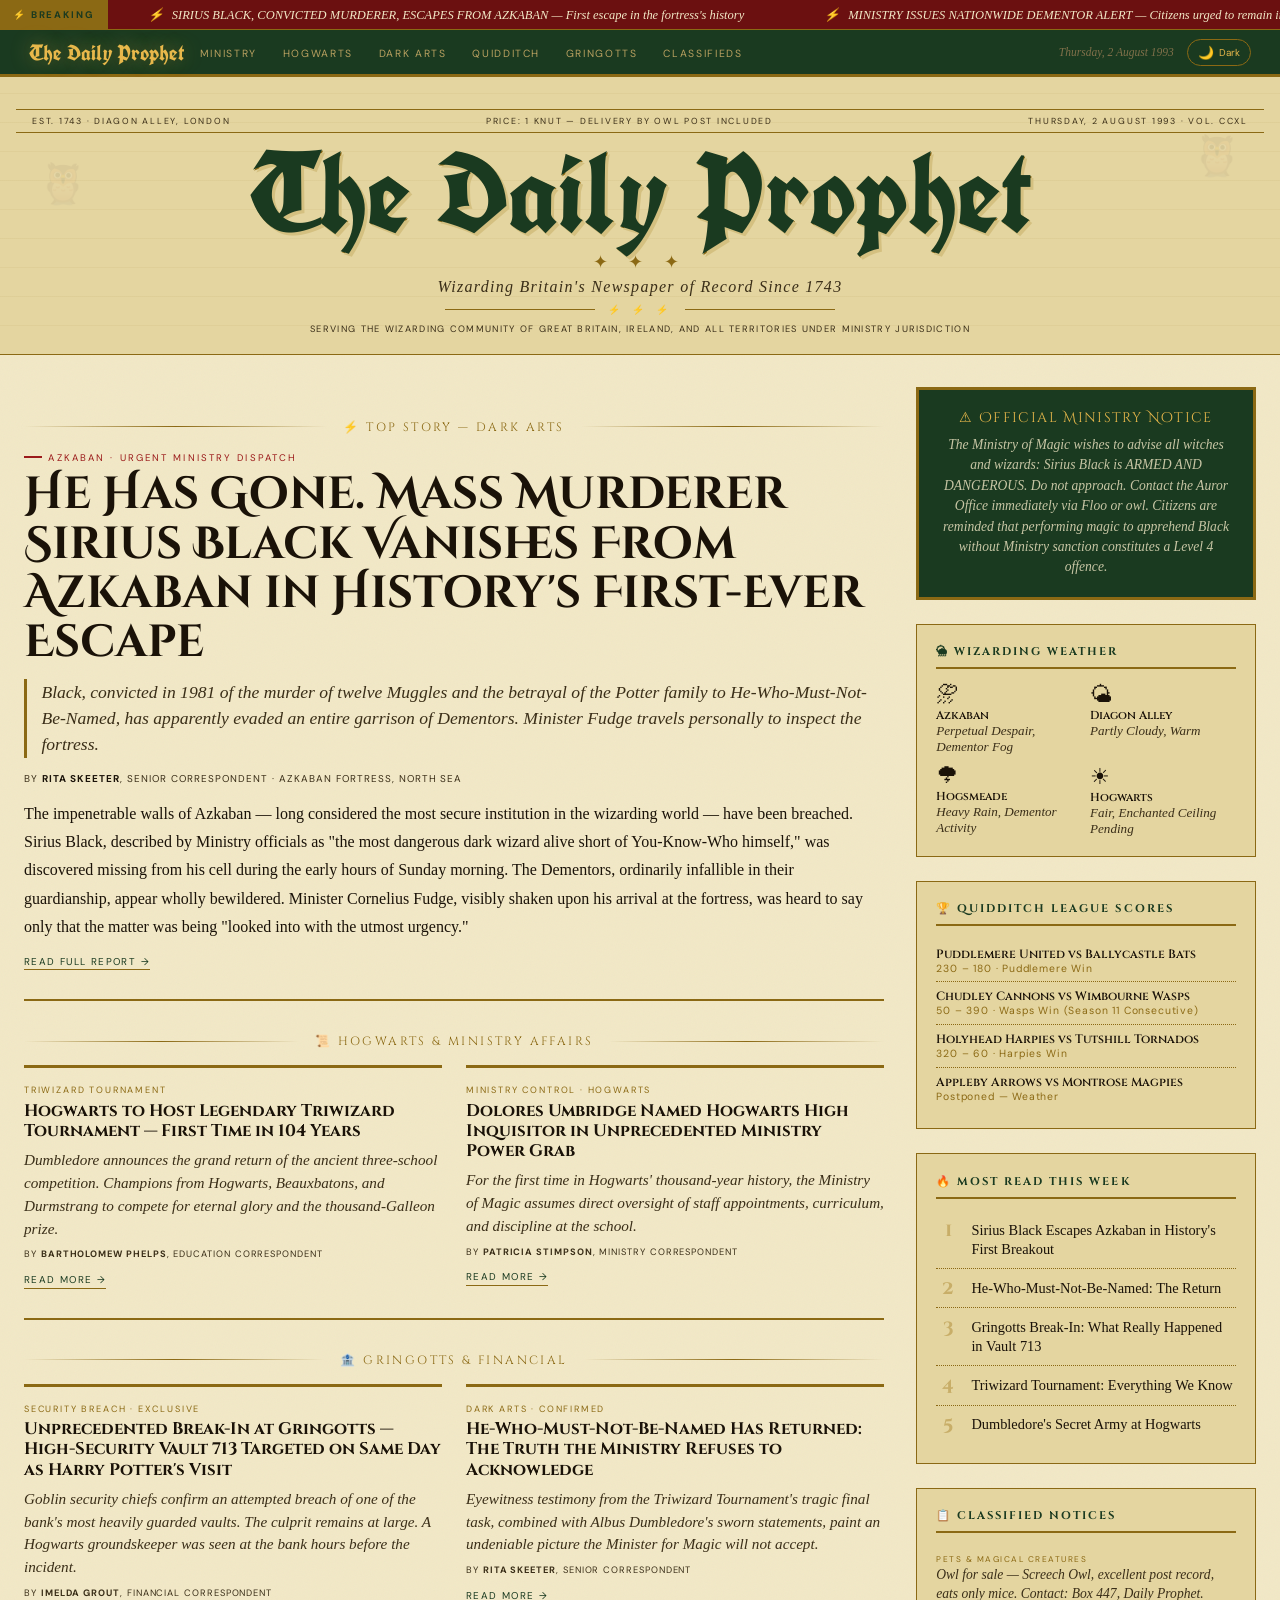
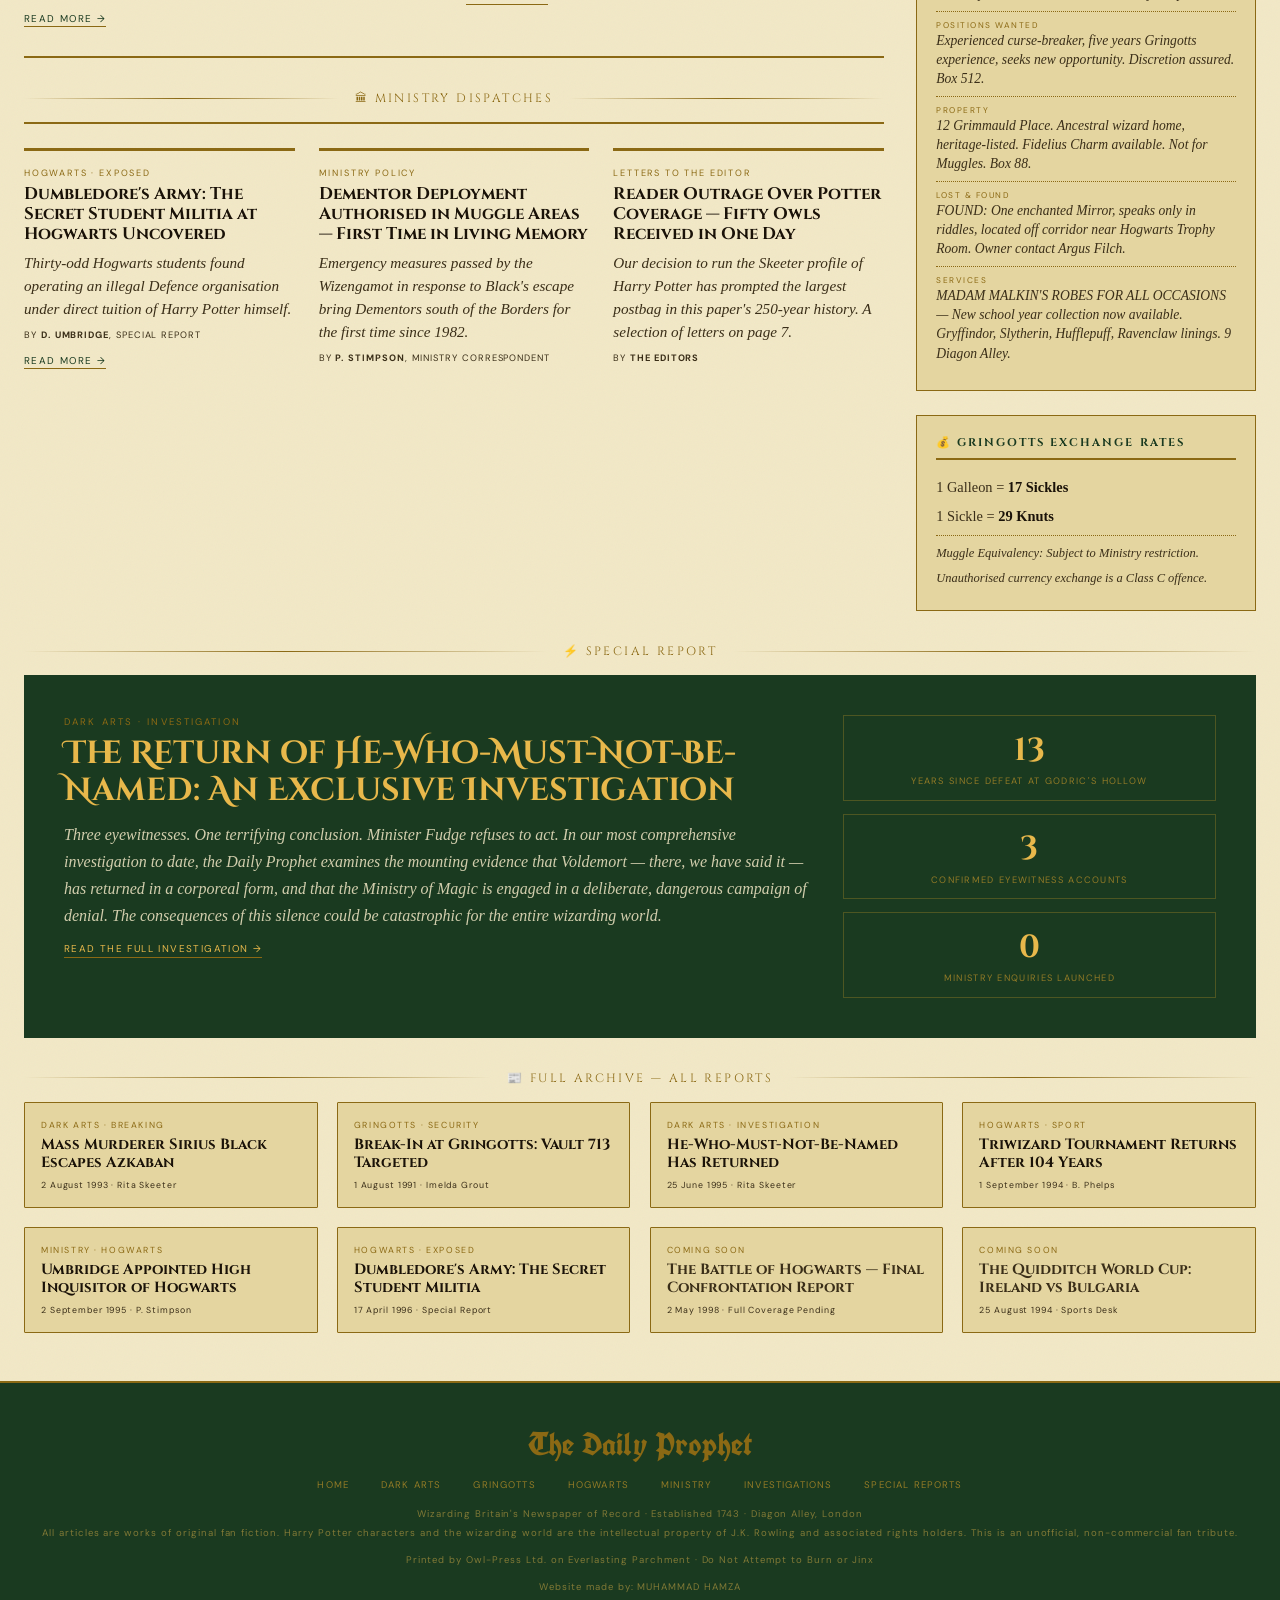
<file: index.html>
<!DOCTYPE html>
<html lang="en" data-theme="light">
<head>
<meta charset="UTF-8"/>
<meta name="viewport" content="width=device-width, initial-scale=1.0"/>
<title>The Daily Prophet — Wizarding Britain's Newspaper of Record</title>
<link rel="stylesheet" href="style.css"/>
<style>
/* ══ HOMEPAGE-ONLY STYLES ══ */

/* BREAKING TICKER */
.ticker-wrap {
  background:var(--red-dark); overflow:hidden;
  border-bottom:1px solid var(--gold);
  height:30px; display:flex; align-items:center;
}
.ticker-label {
  background:var(--gold); color:var(--green);
  font-family:'DM Sans',sans-serif; font-size:.6rem;
  letter-spacing:.2em; text-transform:uppercase;
  padding:0 .8rem; height:100%; display:flex;
  align-items:center; flex-shrink:0; font-weight:700;
}
.ticker-track {
  display:flex; animation:ticker 40s linear infinite;
  white-space:nowrap;
}
.ticker-track:hover { animation-play-state:paused; }
.ticker-item {
  font-family:'IM Fell English',serif;
  font-size:.78rem; font-style:italic;
  color:var(--parchment);
  padding:0 2.5rem;
}
.ticker-item::before { content:'⚡'; margin-right:.5rem; }
@keyframes ticker {
  0% { transform:translateX(0); }
  100% { transform:translateX(-50%); }
}

/* MASTHEAD */
.masthead {
  background:var(--parchment-dark);
  border-bottom:1px solid var(--border);
  text-align:center; padding:2rem 1rem 1.2rem;
  position:relative; overflow:hidden;
  transition:background .35s;
}
.masthead::before {
  content:''; position:absolute; inset:0;
  background:repeating-linear-gradient(
    0deg,transparent,transparent 28px,
    rgba(139,105,20,.06) 28px,rgba(139,105,20,.06) 29px
  );
  pointer-events:none;
}
.mast-topbar {
  font-family:'DM Sans',sans-serif;
  font-size:.55rem; letter-spacing:.2em; text-transform:uppercase;
  color:var(--ink-faded);
  border-top:1px solid var(--border); border-bottom:1px solid var(--border);
  padding:.3rem 0; width:100%; margin-bottom:.7rem;
  display:flex; justify-content:space-between;
}
.mast-topbar span { padding:0 1rem; }
.mast-name {
  font-family:'UnifrakturCook',cursive;
  font-size:clamp(3.5rem,10vw,7rem);
  line-height:.88; color:var(--green);
  text-shadow:3px 3px 0 var(--parchment-deep), 1px 1px 0 var(--gold);
  transition:color .35s;
  position:relative;
}
[data-theme="dark"] .mast-name { color:var(--gold-bright); text-shadow:3px 3px 0 rgba(0,0,0,.5); }
.mast-orn { color:var(--gold); font-size:1.1rem; margin:.6rem 0 .3rem; letter-spacing:.5rem; display:block; }
.mast-sub { font-family:'IM Fell English',serif; font-size:1rem; font-style:italic; color:var(--ink-faded); letter-spacing:.08em; }
.mast-rule { display:flex; align-items:center; gap:.8rem; justify-content:center; margin:.5rem auto; }
.mast-rule hr { flex:1; max-width:150px; border:none; border-top:1px solid var(--border); }
.mast-rule .dia { color:var(--gold); font-size:.6rem; letter-spacing:.3rem; }
.mast-meta { font-family:'DM Sans',sans-serif; font-size:.58rem; letter-spacing:.14em; text-transform:uppercase; color:var(--ink-faded); }

/* OWL DECORATIONS */
.owl-deco {
  position:absolute; font-size:2.5rem; opacity:.08;
  animation:owlFloat 6s ease-in-out infinite;
  pointer-events:none;
}
.owl-deco.left { left:3%; top:30%; animation-delay:0s; }
.owl-deco.right { right:3%; top:20%; animation-delay:3s; }
@keyframes owlFloat {
  0%,100% { transform:translateY(0) rotate(-5deg); }
  50% { transform:translateY(-15px) rotate(5deg); }
}

/* SECTION LABELS */
.section-label {
  display:flex; align-items:center; gap:1rem;
  margin:2rem 0 1rem;
  font-family:'Cinzel',serif; font-size:.75rem;
  letter-spacing:.2em; text-transform:uppercase;
  color:var(--gold);
}
.section-label::before, .section-label::after {
  content:''; flex:1; height:1px;
  background:linear-gradient(90deg, transparent, var(--border), transparent);
}

/* MAIN GRID */
.main-grid {
  max-width:1280px; margin:0 auto; padding:0 1.5rem;
  display:grid;
  grid-template-columns:1fr 340px;
  gap:2rem;
}
@media(max-width:900px) { .main-grid { grid-template-columns:1fr; } }

/* LEAD STORY */
.lead-story {
  border-bottom:2px solid var(--border);
  padding-bottom:1.8rem; margin-bottom:1.8rem;
}
.lead-kicker {
  font-family:'DM Sans',sans-serif; font-size:.6rem;
  letter-spacing:.22em; text-transform:uppercase;
  color:var(--red); margin-bottom:.4rem;
  display:flex; align-items:center; gap:.4rem;
}
.lead-kicker::before { content:''; width:18px; height:2px; background:var(--red); display:inline-block; }
.lead-headline {
  font-family:'Cinzel Decorative',serif;
  font-size:clamp(1.8rem,3.5vw,2.8rem);
  font-weight:700; line-height:1.1;
  color:var(--ink); margin-bottom:.7rem;
  transition:color .35s;
}
.lead-headline a { color:inherit; text-decoration:none; }
.lead-headline a:hover { color:var(--green); text-decoration:underline; text-decoration-color:var(--gold); }
[data-theme="dark"] .lead-headline a:hover { color:var(--gold-bright); }
.lead-deck {
  font-family:'IM Fell English',serif;
  font-size:1.1rem; font-style:italic;
  color:var(--ink-faded); line-height:1.5;
  border-left:3px solid var(--gold); padding-left:.9rem;
  margin-bottom:.9rem;
}
.lead-byline {
  font-family:'DM Sans',sans-serif; font-size:.62rem;
  letter-spacing:.1em; text-transform:uppercase; color:var(--ink-faded);
}
.lead-byline strong { color:var(--ink); }
.lead-excerpt {
  font-family:'IM Fell English',serif;
  font-size:1rem; line-height:1.78; color:var(--ink);
  margin-top:.9rem; transition:color .35s;
}
.read-more {
  display:inline-flex; align-items:center; gap:.4rem;
  font-family:'DM Sans',sans-serif; font-size:.62rem;
  letter-spacing:.14em; text-transform:uppercase;
  color:var(--green); text-decoration:none;
  border-bottom:1px solid var(--gold); padding-bottom:.1rem;
  margin-top:.8rem; transition:all .2s;
}
[data-theme="dark"] .read-more { color:var(--gold-bright); }
.read-more:hover { color:var(--gold); border-color:var(--green); }

/* SECONDARY STORIES GRID */
.secondary-grid {
  display:grid; grid-template-columns:1fr 1fr;
  gap:1.5rem; margin-bottom:1.8rem;
}
@media(max-width:600px) { .secondary-grid { grid-template-columns:1fr; } }

.story-card {
  border-top:3px solid var(--border); padding-top:1rem;
  transition:border-color .2s;
}
.story-card:hover { border-color:var(--green); }
[data-theme="dark"] .story-card:hover { border-color:var(--gold-bright); }
.story-kicker {
  font-family:'DM Sans',sans-serif; font-size:.57rem;
  letter-spacing:.2em; text-transform:uppercase; color:var(--gold-dim);
  margin-bottom:.3rem;
}
.story-card .story-kicker { color:var(--gold); }
.story-headline {
  font-family:'Cinzel',serif;
  font-size:1.05rem; font-weight:700;
  line-height:1.2; color:var(--ink); margin-bottom:.5rem; transition:color .35s;
}
.story-headline a { color:inherit; text-decoration:none; }
.story-headline a:hover { color:var(--green); }
[data-theme="dark"] .story-headline a:hover { color:var(--gold-bright); }
.story-deck {
  font-family:'IM Fell English',serif; font-size:.95rem;
  font-style:italic; color:var(--ink-faded); line-height:1.5; margin-bottom:.5rem;
}
.story-byline { font-family:'DM Sans',sans-serif; font-size:.58rem; letter-spacing:.1em; text-transform:uppercase; color:var(--ink-faded); }

/* THIRDS ROW */
.thirds-row {
  display:grid; grid-template-columns:1fr 1fr 1fr;
  gap:1.5rem; border-top:2px solid var(--border);
  padding-top:1.5rem; margin-bottom:1.8rem;
}
@media(max-width:700px) { .thirds-row { grid-template-columns:1fr; } }

/* SIDEBAR */
.sidebar { display:flex; flex-direction:column; gap:1.5rem; }

.sidebar-widget {
  background:var(--parchment-dark);
  border:1px solid var(--border);
  padding:1.2rem; transition:background .35s;
}
.widget-title {
  font-family:'Cinzel',serif;
  font-size:.7rem; font-weight:700;
  letter-spacing:.18em; text-transform:uppercase;
  color:var(--green); margin-bottom:.8rem;
  padding-bottom:.5rem; border-bottom:2px solid var(--gold);
  transition:color .35s;
}
[data-theme="dark"] .widget-title { color:var(--gold-bright); }

/* WEATHER WIDGET */
.weather-grid { display:grid; grid-template-columns:1fr 1fr; gap:.5rem; }
.weather-loc {
  font-family:'Cinzel',serif; font-size:.72rem; font-weight:600;
  color:var(--ink); transition:color .35s;
}
.weather-cond { font-family:'IM Fell English',serif; font-size:.82rem; font-style:italic; color:var(--ink-faded); }
.weather-icon { font-size:1.4rem; }

/* QUIDDITCH SCORES */
.quid-match { border-bottom:1px dotted var(--border); padding:.4rem 0; }
.quid-match:last-child { border:none; }
.quid-teams { font-family:'Cinzel',serif; font-size:.75rem; font-weight:600; color:var(--ink); transition:color .35s; }
.quid-score { font-family:'DM Sans',sans-serif; font-size:.65rem; letter-spacing:.08em; color:var(--gold); }

/* MOST READ */
.most-read-item {
  display:flex; gap:.7rem; align-items:flex-start;
  padding:.6rem 0; border-bottom:1px dotted var(--border);
}
.most-read-item:last-child { border:none; }
.mr-num {
  font-family:'Cinzel Decorative',serif; font-size:1.2rem;
  font-weight:700; color:var(--parchment-aged); line-height:1;
  flex-shrink:0; width:1.5rem; text-align:center;
}
.mr-hl {
  font-family:'IM Fell English',serif; font-size:.9rem;
  line-height:1.3; color:var(--ink); transition:color .35s;
}
.mr-hl a { color:inherit; text-decoration:none; }
.mr-hl a:hover { color:var(--green); }
[data-theme="dark"] .mr-hl a:hover { color:var(--gold-bright); }

/* CLASSIFIEDS */
.classif-item { padding:.5rem 0; border-bottom:1px dotted var(--border); }
.classif-item:last-child { border:none; }
.classif-cat { font-family:'DM Sans',sans-serif; font-size:.52rem; letter-spacing:.18em; text-transform:uppercase; color:var(--gold); }
.classif-text { font-family:'IM Fell English',serif; font-size:.85rem; font-style:italic; color:var(--ink-faded); line-height:1.4; }

/* MINISTRY NOTICE */
.ministry-notice {
  background:var(--green); color:var(--parchment);
  border:3px solid var(--gold); padding:1.2rem;
  text-align:center; transition:background .35s;
}
.mn-title { font-family:'Cinzel Decorative',serif; font-size:.85rem; color:var(--gold-bright); letter-spacing:.1em; margin-bottom:.5rem; }
.mn-body { font-family:'IM Fell English',serif; font-size:.85rem; font-style:italic; line-height:1.5; color:rgba(242,232,198,.8); }

/* LARGE DIVIDER */
.col-divider { border:none; border-top:2px double var(--border); margin:1.5rem 0; }

/* BOTTOM FULL WIDTH */
.bottom-section { max-width:1280px; margin:0 auto; padding:0 1.5rem 3rem; }

/* HIGHLIGHT STORY (full width at bottom) */
.highlight-story {
  background:var(--green);
  color:var(--parchment);
  padding:2.5rem;
  display:grid; grid-template-columns:2fr 1fr;
  gap:2rem; margin-bottom:2rem;
  transition:background .35s;
}
@media(max-width:700px) { .highlight-story { grid-template-columns:1fr; } }
.hs-kicker { font-family:'DM Sans',sans-serif; font-size:.6rem; letter-spacing:.22em; text-transform:uppercase; color:var(--gold); margin-bottom:.5rem; }
.hs-headline { font-family:'Cinzel Decorative',serif; font-size:clamp(1.4rem,3vw,2rem); font-weight:700; color:var(--gold-bright); line-height:1.15; margin-bottom:.7rem; }
.hs-headline a { color:inherit; text-decoration:none; }
.hs-headline a:hover { text-decoration:underline; text-decoration-color:var(--gold); }
.hs-body { font-family:'IM Fell English',serif; font-size:1rem; font-style:italic; line-height:1.7; color:rgba(242,232,198,.85); }
.hs-stats { display:flex; flex-direction:column; gap:.8rem; justify-content:center; }
.hs-stat { text-align:center; border:1px solid rgba(196,150,42,.3); padding:.8rem; }
.hs-sn { font-family:'Cinzel',serif; font-size:2rem; font-weight:700; color:var(--gold-bright); }
.hs-sd { font-family:'DM Sans',sans-serif; font-size:.58rem; letter-spacing:.14em; text-transform:uppercase; color:rgba(196,150,42,.7); margin-top:.2rem; }

/* ARCHIVE GRID */
.archive-grid { display:grid; grid-template-columns:repeat(4,1fr); gap:1.2rem; }
@media(max-width:800px) { .archive-grid { grid-template-columns:repeat(2,1fr); } }
@media(max-width:480px) { .archive-grid { grid-template-columns:1fr; } }
.archive-card {
  background:var(--parchment-dark); border:1px solid var(--border);
  padding:1rem; transition:all .2s; border-radius:1px;
}
.archive-card:hover { transform:translateY(-3px); box-shadow:0 8px 24px var(--shadow); }
.ac-cat { font-family:'DM Sans',sans-serif; font-size:.55rem; letter-spacing:.18em; text-transform:uppercase; color:var(--gold); margin-bottom:.3rem; }
.ac-hl { font-family:'Cinzel',serif; font-size:.92rem; font-weight:700; color:var(--ink); line-height:1.25; transition:color .35s; }
.ac-hl a { color:inherit; text-decoration:none; }
.ac-hl a:hover { color:var(--green); }
[data-theme="dark"] .ac-hl a:hover { color:var(--gold-bright); }
.ac-date { font-family:'DM Sans',sans-serif; font-size:.55rem; letter-spacing:.1em; color:var(--ink-faded); margin-top:.4rem; }
</style>
</head>
<body>

<div id="progress-bar"></div>
<a class="btt" id="btt" href="#top">↑</a>

<!-- BREAKING NEWS TICKER -->
<div class="ticker-wrap">
  <div class="ticker-label">⚡ Breaking</div>
  <div style="overflow:hidden;flex:1">
    <div class="ticker-track">
      <span class="ticker-item">SIRIUS BLACK, CONVICTED MURDERER, ESCAPES FROM AZKABAN — First escape in the fortress's history</span>
      <span class="ticker-item">MINISTRY ISSUES NATIONWIDE DEMENTOR ALERT — Citizens urged to remain indoors after dark</span>
      <span class="ticker-item">HOGWARTS TO HOST TRIWIZARD TOURNAMENT — First time in over a century; Age Restriction to be enforced</span>
      <span class="ticker-item">GRINGOTTS BREAK-IN: VAULT 713 TARGETED — Goblins insist nothing was taken</span>
      <span class="ticker-item">HE-WHO-MUST-NOT-BE-NAMED: MINISTER FUDGE DISMISSES DUMBLEDORE'S CLAIMS AS "SCAREMONGERING"</span>
      <span class="ticker-item">DOLORES UMBRIDGE APPOINTED HOGWARTS HIGH INQUISITOR — Ministry assumes oversight of magical education</span>
      <span class="ticker-item">QUIDDITCH WORLD CUP: IRELAND VICTORIOUS — Krum's performance described as extraordinary despite defeat</span>
      <span class="ticker-item">SIRIUS BLACK, CONVICTED MURDERER, ESCAPES FROM AZKABAN — First escape in the fortress's history</span>
      <span class="ticker-item">MINISTRY ISSUES NATIONWIDE DEMENTOR ALERT — Citizens urged to remain indoors after dark</span>
      <span class="ticker-item">HOGWARTS TO HOST TRIWIZARD TOURNAMENT — First time in over a century; Age Restriction to be enforced</span>
      <span class="ticker-item">GRINGOTTS BREAK-IN: VAULT 713 TARGETED — Goblins insist nothing was taken</span>
      <span class="ticker-item">HE-WHO-MUST-NOT-BE-NAMED: MINISTER FUDGE DISMISSES DUMBLEDORE'S CLAIMS AS "SCAREMONGERING"</span>
    </div>
  </div>
</div>

<!-- NAV -->
<nav class="site-nav" id="top">
  <div class="nav-inner">
    <a class="nav-logo" href="index.html">The Daily Prophet</a>
    <ul class="nav-links">
      <li><a href="#ministry">Ministry</a></li>
      <li><a href="#hogwarts">Hogwarts</a></li>
      <li><a href="#dark-arts">Dark Arts</a></li>
      <li><a href="#quidditch">Quidditch</a></li>
      <li><a href="#gringotts-sec">Gringotts</a></li>
      <li><a href="#classifieds">Classifieds</a></li>
    </ul>
    <div class="nav-right">
      <div class="nav-date">Thursday, 2 August 1993</div>
      <button class="theme-btn" id="themeBtn">
        <span class="ti" id="ticon">🌙</span>
        <span id="tlbl">Dark</span>
      </button>
    </div>
  </div>
</nav>

<!-- MASTHEAD -->
<div class="masthead">
  <div class="owl-deco left">🦉</div>
  <div class="owl-deco right">🦉</div>
  <div class="mast-topbar">
    <span>Est. 1743 · Diagon Alley, London</span>
    <span>Price: 1 Knut — Delivery by Owl Post Included</span>
    <span>Thursday, 2 August 1993 · Vol. CCXL</span>
  </div>
  <div class="mast-name">The Daily Prophet</div>
  <div class="mast-orn">✦ ✦ ✦</div>
  <div class="mast-sub">Wizarding Britain's Newspaper of Record Since 1743</div>
  <div class="mast-rule"><hr/><span class="dia">⚡ ⚡ ⚡</span><hr/></div>
  <div class="mast-meta">Serving the Wizarding Community of Great Britain, Ireland, and All Territories Under Ministry Jurisdiction</div>
</div>

<!-- MAIN CONTENT -->
<div class="main-grid" style="margin-top:2rem">

  <!-- LEFT: NEWS COLUMN -->
  <main>

    <!-- LEAD STORY -->
    <div class="section-label" id="dark-arts">⚡ Top Story — Dark Arts</div>

    <article class="lead-story reveal">
      <div class="lead-kicker">Azkaban · Urgent Ministry Dispatch</div>
      <h2 class="lead-headline">
        <a href="sirius-black.html">He Has Gone. Mass Murderer Sirius Black Vanishes From Azkaban in History's First-Ever Escape</a>
      </h2>
      <div class="lead-deck">Black, convicted in 1981 of the murder of twelve Muggles and the betrayal of the Potter family to He-Who-Must-Not-Be-Named, has apparently evaded an entire garrison of Dementors. Minister Fudge travels personally to inspect the fortress.</div>
      <div class="lead-byline">By <strong>Rita Skeeter</strong>, Senior Correspondent · Azkaban Fortress, North Sea</div>
      <p class="lead-excerpt">The impenetrable walls of Azkaban — long considered the most secure institution in the wizarding world — have been breached. Sirius Black, described by Ministry officials as "the most dangerous dark wizard alive short of You-Know-Who himself," was discovered missing from his cell during the early hours of Sunday morning. The Dementors, ordinarily infallible in their guardianship, appear wholly bewildered. Minister Cornelius Fudge, visibly shaken upon his arrival at the fortress, was heard to say only that the matter was being "looked into with the utmost urgency."</p>
      <a class="read-more" href="sirius-black.html">Read Full Report →</a>
    </article>

    <!-- SECONDARY STORIES -->
    <div class="section-label" id="hogwarts">📜 Hogwarts &amp; Ministry Affairs</div>

    <div class="secondary-grid reveal">
      <article class="story-card">
        <div class="story-kicker">Triwizard Tournament</div>
        <h3 class="story-headline"><a href="triwizard.html">Hogwarts to Host Legendary Triwizard Tournament — First Time in 104 Years</a></h3>
        <div class="story-deck">Dumbledore announces the grand return of the ancient three-school competition. Champions from Hogwarts, Beauxbatons, and Durmstrang to compete for eternal glory and the thousand-Galleon prize.</div>
        <div class="story-byline">By <strong>Bartholomew Phelps</strong>, Education Correspondent</div>
        <a class="read-more" href="triwizard.html">Read More →</a>
      </article>

      <article class="story-card">
        <div class="story-kicker">Ministry Control · Hogwarts</div>
        <h3 class="story-headline"><a href="umbridge.html">Dolores Umbridge Named Hogwarts High Inquisitor in Unprecedented Ministry Power Grab</a></h3>
        <div class="story-deck">For the first time in Hogwarts' thousand-year history, the Ministry of Magic assumes direct oversight of staff appointments, curriculum, and discipline at the school.</div>
        <div class="story-byline">By <strong>Patricia Stimpson</strong>, Ministry Correspondent</div>
        <a class="read-more" href="umbridge.html">Read More →</a>
      </article>
    </div>

    <hr class="col-divider"/>

    <!-- GRINGOTTS SECTION -->
    <div class="section-label" id="gringotts-sec">🏦 Gringotts &amp; Financial</div>

    <div class="secondary-grid reveal">
      <article class="story-card">
        <div class="story-kicker">Security Breach · Exclusive</div>
        <h3 class="story-headline"><a href="gringotts.html">Unprecedented Break-In at Gringotts — High-Security Vault 713 Targeted on Same Day as Harry Potter's Visit</a></h3>
        <div class="story-deck">Goblin security chiefs confirm an attempted breach of one of the bank's most heavily guarded vaults. The culprit remains at large. A Hogwarts groundskeeper was seen at the bank hours before the incident.</div>
        <div class="story-byline">By <strong>Imelda Grout</strong>, Financial Correspondent</div>
        <a class="read-more" href="gringotts.html">Read More →</a>
      </article>

      <article class="story-card">
        <div class="story-kicker">Dark Arts · Confirmed</div>
        <h3 class="story-headline"><a href="voldemort-returns.html">He-Who-Must-Not-Be-Named Has Returned: The Truth the Ministry Refuses to Acknowledge</a></h3>
        <div class="story-deck">Eyewitness testimony from the Triwizard Tournament's tragic final task, combined with Albus Dumbledore's sworn statements, paint an undeniable picture the Minister for Magic will not accept.</div>
        <div class="story-byline">By <strong>Rita Skeeter</strong>, Senior Correspondent</div>
        <a class="read-more" href="voldemort-returns.html">Read More →</a>
      </article>
    </div>

    <hr class="col-divider"/>

    <!-- THIRDS -->
    <div class="section-label" id="ministry">🏛 Ministry Dispatches</div>
    <div class="thirds-row reveal">
      <article class="story-card">
        <div class="story-kicker">Hogwarts · Exposed</div>
        <h3 class="story-headline"><a href="dumbledores-army.html">Dumbledore's Army: The Secret Student Militia at Hogwarts Uncovered</a></h3>
        <div class="story-deck">Thirty-odd Hogwarts students found operating an illegal Defence organisation under direct tuition of Harry Potter himself.</div>
        <div class="story-byline">By <strong>D. Umbridge</strong>, Special Report</div>
        <a class="read-more" href="dumbledores-army.html">Read More →</a>
      </article>

      <article class="story-card">
        <div class="story-kicker">Ministry Policy</div>
        <h3 class="story-headline">Dementor Deployment Authorised in Muggle Areas — First Time in Living Memory</h3>
        <div class="story-deck">Emergency measures passed by the Wizengamot in response to Black's escape bring Dementors south of the Borders for the first time since 1982.</div>
        <div class="story-byline">By <strong>P. Stimpson</strong>, Ministry Correspondent</div>
      </article>

      <article class="story-card">
        <div class="story-kicker">Letters to the Editor</div>
        <h3 class="story-headline">Reader Outrage Over Potter Coverage — Fifty Owls Received in One Day</h3>
        <div class="story-deck">Our decision to run the Skeeter profile of Harry Potter has prompted the largest postbag in this paper's 250-year history. A selection of letters on page 7.</div>
        <div class="story-byline">By <strong>The Editors</strong></div>
      </article>
    </div>

  </main>

  <!-- RIGHT: SIDEBAR -->
  <aside class="sidebar">

    <!-- MINISTRY NOTICE -->
    <div class="ministry-notice sidebar-widget reveal">
      <div class="mn-title">⚠ Official Ministry Notice</div>
      <div class="mn-body">The Ministry of Magic wishes to advise all witches and wizards: Sirius Black is ARMED AND DANGEROUS. Do not approach. Contact the Auror Office immediately via Floo or owl. Citizens are reminded that performing magic to apprehend Black without Ministry sanction constitutes a Level 4 offence.</div>
    </div>

    <!-- WEATHER -->
    <div class="sidebar-widget reveal">
      <div class="widget-title">🌦 Wizarding Weather</div>
      <div class="weather-grid">
        <div>
          <div class="weather-icon">⛈</div>
          <div class="weather-loc">Azkaban</div>
          <div class="weather-cond">Perpetual Despair, Dementor Fog</div>
        </div>
        <div>
          <div class="weather-icon">🌤</div>
          <div class="weather-loc">Diagon Alley</div>
          <div class="weather-cond">Partly Cloudy, Warm</div>
        </div>
        <div>
          <div class="weather-icon">🌩</div>
          <div class="weather-loc">Hogsmeade</div>
          <div class="weather-cond">Heavy Rain, Dementor Activity</div>
        </div>
        <div>
          <div class="weather-icon">☀</div>
          <div class="weather-loc">Hogwarts</div>
          <div class="weather-cond">Fair, Enchanted Ceiling Pending</div>
        </div>
      </div>
    </div>

    <!-- QUIDDITCH SCORES -->
    <div class="sidebar-widget reveal" id="quidditch">
      <div class="widget-title">🏆 Quidditch League Scores</div>
      <div class="quid-match">
        <div class="quid-teams">Puddlemere United vs Ballycastle Bats</div>
        <div class="quid-score">230 – 180 · Puddlemere Win</div>
      </div>
      <div class="quid-match">
        <div class="quid-teams">Chudley Cannons vs Wimbourne Wasps</div>
        <div class="quid-score">50 – 390 · Wasps Win (Season 11 Consecutive)</div>
      </div>
      <div class="quid-match">
        <div class="quid-teams">Holyhead Harpies vs Tutshill Tornados</div>
        <div class="quid-score">320 – 60 · Harpies Win</div>
      </div>
      <div class="quid-match">
        <div class="quid-teams">Appleby Arrows vs Montrose Magpies</div>
        <div class="quid-score">Postponed — Weather</div>
      </div>
    </div>

    <!-- MOST READ -->
    <div class="sidebar-widget reveal">
      <div class="widget-title">🔥 Most Read This Week</div>
      <div class="most-read-item">
        <div class="mr-num">1</div>
        <div class="mr-hl"><a href="sirius-black.html">Sirius Black Escapes Azkaban in History's First Breakout</a></div>
      </div>
      <div class="most-read-item">
        <div class="mr-num">2</div>
        <div class="mr-hl"><a href="voldemort-returns.html">He-Who-Must-Not-Be-Named: The Return</a></div>
      </div>
      <div class="most-read-item">
        <div class="mr-num">3</div>
        <div class="mr-hl"><a href="gringotts.html">Gringotts Break-In: What Really Happened in Vault 713</a></div>
      </div>
      <div class="most-read-item">
        <div class="mr-num">4</div>
        <div class="mr-hl"><a href="triwizard.html">Triwizard Tournament: Everything We Know</a></div>
      </div>
      <div class="most-read-item">
        <div class="mr-num">5</div>
        <div class="mr-hl"><a href="dumbledores-army.html">Dumbledore's Secret Army at Hogwarts</a></div>
      </div>
    </div>

    <!-- CLASSIFIEDS -->
    <div class="sidebar-widget reveal" id="classifieds">
      <div class="widget-title">📋 Classified Notices</div>
      <div class="classif-item">
        <div class="classif-cat">Pets &amp; Magical Creatures</div>
        <div class="classif-text">Owl for sale — Screech Owl, excellent post record, eats only mice. Contact: Box 447, Daily Prophet.</div>
      </div>
      <div class="classif-item">
        <div class="classif-cat">Positions Wanted</div>
        <div class="classif-text">Experienced curse-breaker, five years Gringotts experience, seeks new opportunity. Discretion assured. Box 512.</div>
      </div>
      <div class="classif-item">
        <div class="classif-cat">Property</div>
        <div class="classif-text">12 Grimmauld Place. Ancestral wizard home, heritage-listed. Fidelius Charm available. Not for Muggles. Box 88.</div>
      </div>
      <div class="classif-item">
        <div class="classif-cat">Lost &amp; Found</div>
        <div class="classif-text">FOUND: One enchanted Mirror, speaks only in riddles, located off corridor near Hogwarts Trophy Room. Owner contact Argus Filch.</div>
      </div>
      <div class="classif-item">
        <div class="classif-cat">Services</div>
        <div class="classif-text">MADAM MALKIN'S ROBES FOR ALL OCCASIONS — New school year collection now available. Gryffindor, Slytherin, Hufflepuff, Ravenclaw linings. 9 Diagon Alley.</div>
      </div>
    </div>

    <!-- GOLD EXCHANGE -->
    <div class="sidebar-widget reveal">
      <div class="widget-title">💰 Gringotts Exchange Rates</div>
      <div style="font-family:'IM Fell English',serif;font-size:.9rem;line-height:2;color:var(--ink-faded)">
        <div>1 Galleon = <strong style="color:var(--ink)">17 Sickles</strong></div>
        <div>1 Sickle = <strong style="color:var(--ink)">29 Knuts</strong></div>
        <div style="font-style:italic;font-size:.78rem;margin-top:.3rem;border-top:1px dotted var(--border);padding-top:.3rem">Muggle Equivalency: Subject to Ministry restriction. Unauthorised currency exchange is a Class C offence.</div>
      </div>
    </div>

  </aside>
</div>

<!-- FULL-WIDTH BOTTOM -->
<div class="bottom-section">

  <!-- HIGHLIGHT / FEATURED STORY -->
  <div class="section-label">⚡ Special Report</div>
  <div class="highlight-story reveal">
    <div>
      <div class="hs-kicker">Dark Arts · Investigation</div>
      <h2 class="hs-headline"><a href="voldemort-returns.html">The Return of He-Who-Must-Not-Be-Named: An Exclusive Investigation</a></h2>
      <p class="hs-body">Three eyewitnesses. One terrifying conclusion. Minister Fudge refuses to act. In our most comprehensive investigation to date, the Daily Prophet examines the mounting evidence that Voldemort — there, we have said it — has returned in a corporeal form, and that the Ministry of Magic is engaged in a deliberate, dangerous campaign of denial. The consequences of this silence could be catastrophic for the entire wizarding world.</p>
      <a class="read-more" style="color:var(--gold-bright);border-color:var(--gold);" href="voldemort-returns.html">Read the Full Investigation →</a>
    </div>
    <div class="hs-stats">
      <div class="hs-stat">
        <div class="hs-sn">13</div>
        <div class="hs-sd">Years Since Defeat at Godric's Hollow</div>
      </div>
      <div class="hs-stat">
        <div class="hs-sn">3</div>
        <div class="hs-sd">Confirmed Eyewitness Accounts</div>
      </div>
      <div class="hs-stat">
        <div class="hs-sn">0</div>
        <div class="hs-sd">Ministry Enquiries Launched</div>
      </div>
    </div>
  </div>

  <!-- ALL STORIES ARCHIVE -->
  <div class="section-label">📰 Full Archive — All Reports</div>
  <div class="archive-grid reveal">
    <div class="archive-card">
      <div class="ac-cat">Dark Arts · Breaking</div>
      <div class="ac-hl"><a href="sirius-black.html">Mass Murderer Sirius Black Escapes Azkaban</a></div>
      <div class="ac-date">2 August 1993 · Rita Skeeter</div>
    </div>
    <div class="archive-card">
      <div class="ac-cat">Gringotts · Security</div>
      <div class="ac-hl"><a href="gringotts.html">Break-In at Gringotts: Vault 713 Targeted</a></div>
      <div class="ac-date">1 August 1991 · Imelda Grout</div>
    </div>
    <div class="archive-card">
      <div class="ac-cat">Dark Arts · Investigation</div>
      <div class="ac-hl"><a href="voldemort-returns.html">He-Who-Must-Not-Be-Named Has Returned</a></div>
      <div class="ac-date">25 June 1995 · Rita Skeeter</div>
    </div>
    <div class="archive-card">
      <div class="ac-cat">Hogwarts · Sport</div>
      <div class="ac-hl"><a href="triwizard.html">Triwizard Tournament Returns After 104 Years</a></div>
      <div class="ac-date">1 September 1994 · B. Phelps</div>
    </div>
    <div class="archive-card">
      <div class="ac-cat">Ministry · Hogwarts</div>
      <div class="ac-hl"><a href="umbridge.html">Umbridge Appointed High Inquisitor of Hogwarts</a></div>
      <div class="ac-date">2 September 1995 · P. Stimpson</div>
    </div>
    <div class="archive-card">
      <div class="ac-cat">Hogwarts · Exposed</div>
      <div class="ac-hl"><a href="dumbledores-army.html">Dumbledore's Army: The Secret Student Militia</a></div>
      <div class="ac-date">17 April 1996 · Special Report</div>
    </div>
    <div class="archive-card">
      <div class="ac-cat">Coming Soon</div>
      <div class="ac-hl" style="color:var(--ink-faded)">The Battle of Hogwarts — Final Confrontation Report</div>
      <div class="ac-date">2 May 1998 · Full Coverage Pending</div>
    </div>
    <div class="archive-card">
      <div class="ac-cat">Coming Soon</div>
      <div class="ac-hl" style="color:var(--ink-faded)">The Quidditch World Cup: Ireland vs Bulgaria</div>
      <div class="ac-date">25 August 1994 · Sports Desk</div>
    </div>
  </div>

</div>

<!-- FOOTER -->
<footer class="site-footer">
  <span class="footer-logo">The Daily Prophet</span>
  <div class="footer-links">
    <a href="index.html">Home</a>
    <a href="sirius-black.html">Dark Arts</a>
    <a href="gringotts.html">Gringotts</a>
    <a href="triwizard.html">Hogwarts</a>
    <a href="umbridge.html">Ministry</a>
    <a href="dumbledores-army.html">Investigations</a>
    <a href="voldemort-returns.html">Special Reports</a>
  </div>
  <p>Wizarding Britain's Newspaper of Record · Established 1743 · Diagon Alley, London</p>
  <p>All articles are works of original fan fiction. Harry Potter characters and the wizarding world are the intellectual property of J.K. Rowling and associated rights holders. This is an unofficial, non-commercial fan tribute.</p>
  <p style="margin-top:.5rem">Printed by Owl-Press Ltd. on Everlasting Parchment · Do Not Attempt to Burn or Jinx</p>
    <p style="margin-top:.5rem"> Website made by: MUHAMMAD HAMZA  </p>

</footer>

<script>
window.addEventListener('scroll',()=>{
  const st=document.documentElement.scrollTop;
  const sh=document.documentElement.scrollHeight-document.documentElement.clientHeight;
  document.getElementById('progress-bar').style.width=(st/sh*100)+'%';
  const b=document.getElementById('btt');
  st>400?b.classList.add('vis'):b.classList.remove('vis');
});
const obs=new IntersectionObserver(es=>{es.forEach(e=>{if(e.isIntersecting)e.target.classList.add('visible')})},{threshold:.06});
document.querySelectorAll('.reveal').forEach(el=>obs.observe(el));
const btn=document.getElementById('themeBtn');
const icon=document.getElementById('ticon');
const lbl=document.getElementById('tlbl');
let dark=localStorage.getItem('dp-theme')==='dark';
function applyTheme(){document.documentElement.setAttribute('data-theme',dark?'dark':'light');icon.textContent=dark?'☀️':'🌙';lbl.textContent=dark?'Light':'Dark';}
applyTheme();
btn.addEventListener('click',()=>{dark=!dark;localStorage.setItem('dp-theme',dark?'dark':'light');applyTheme();});
</script>
</body>
</html>
</file>
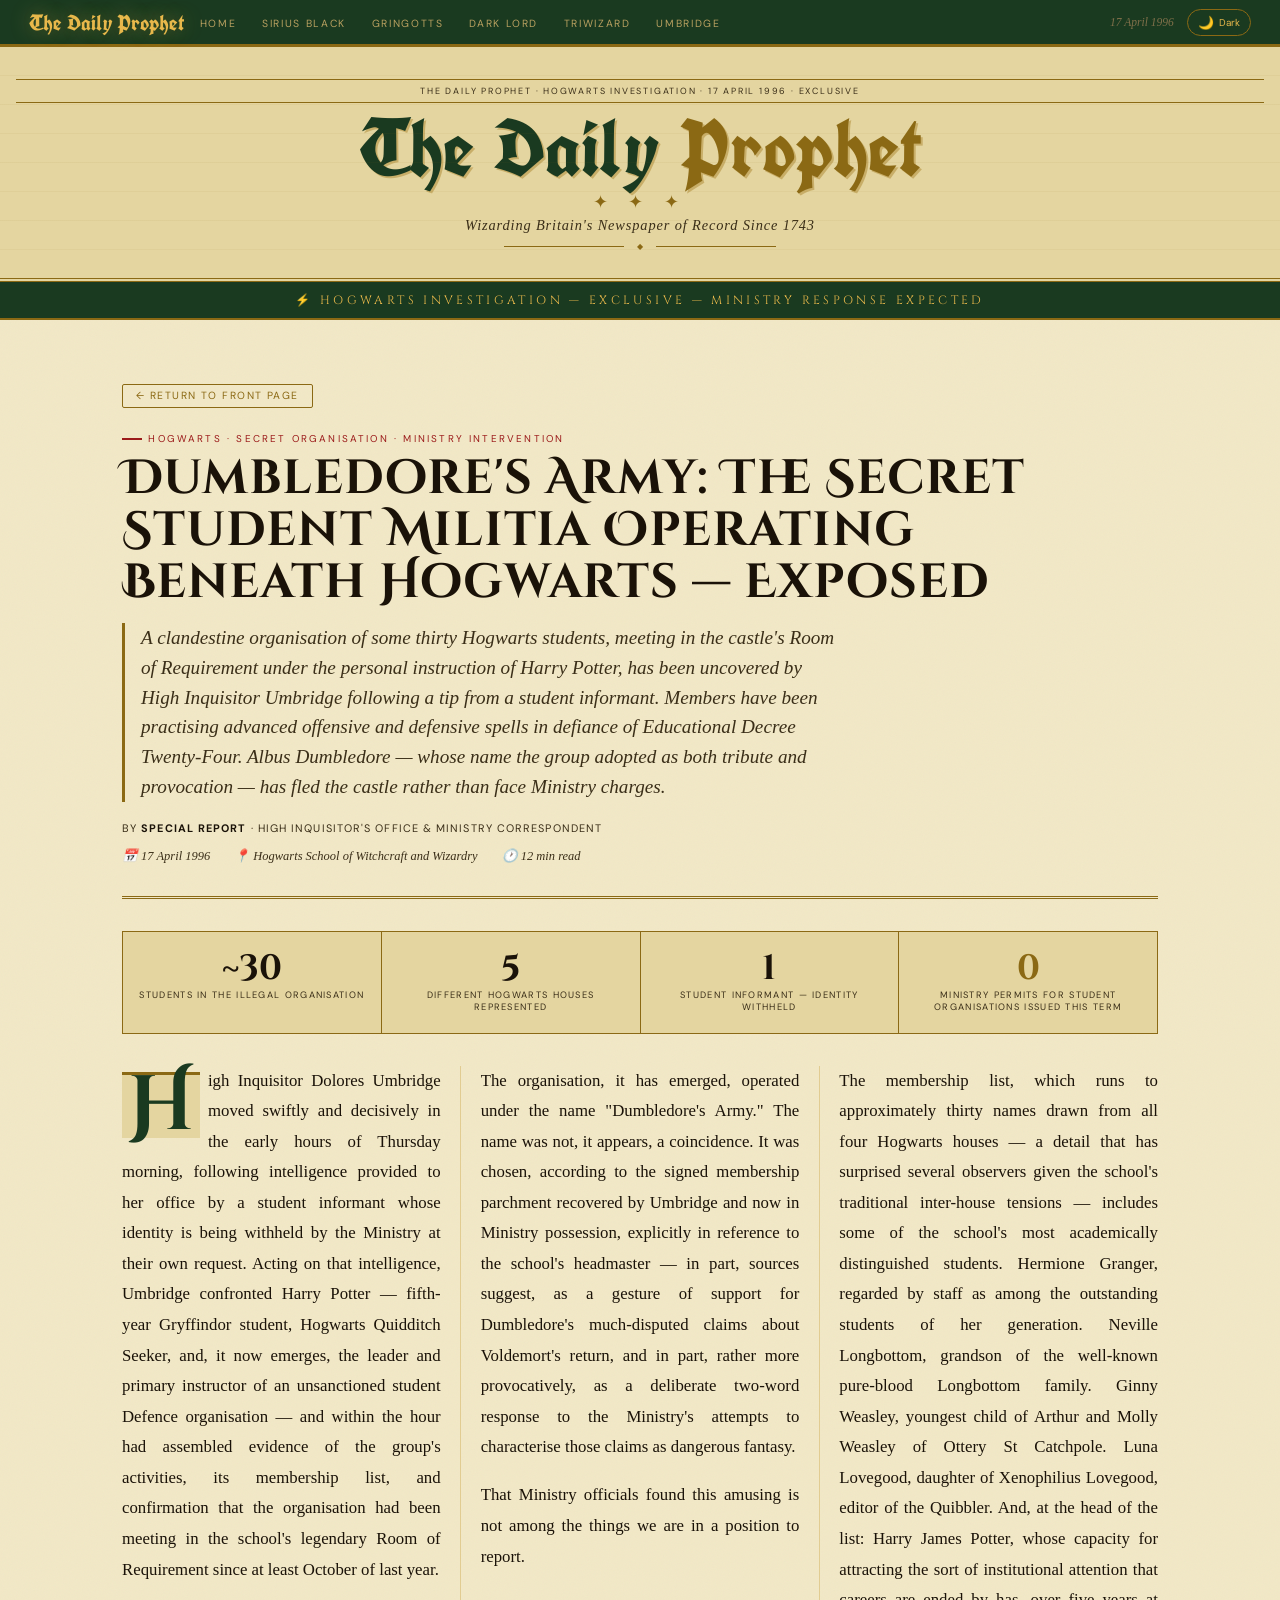
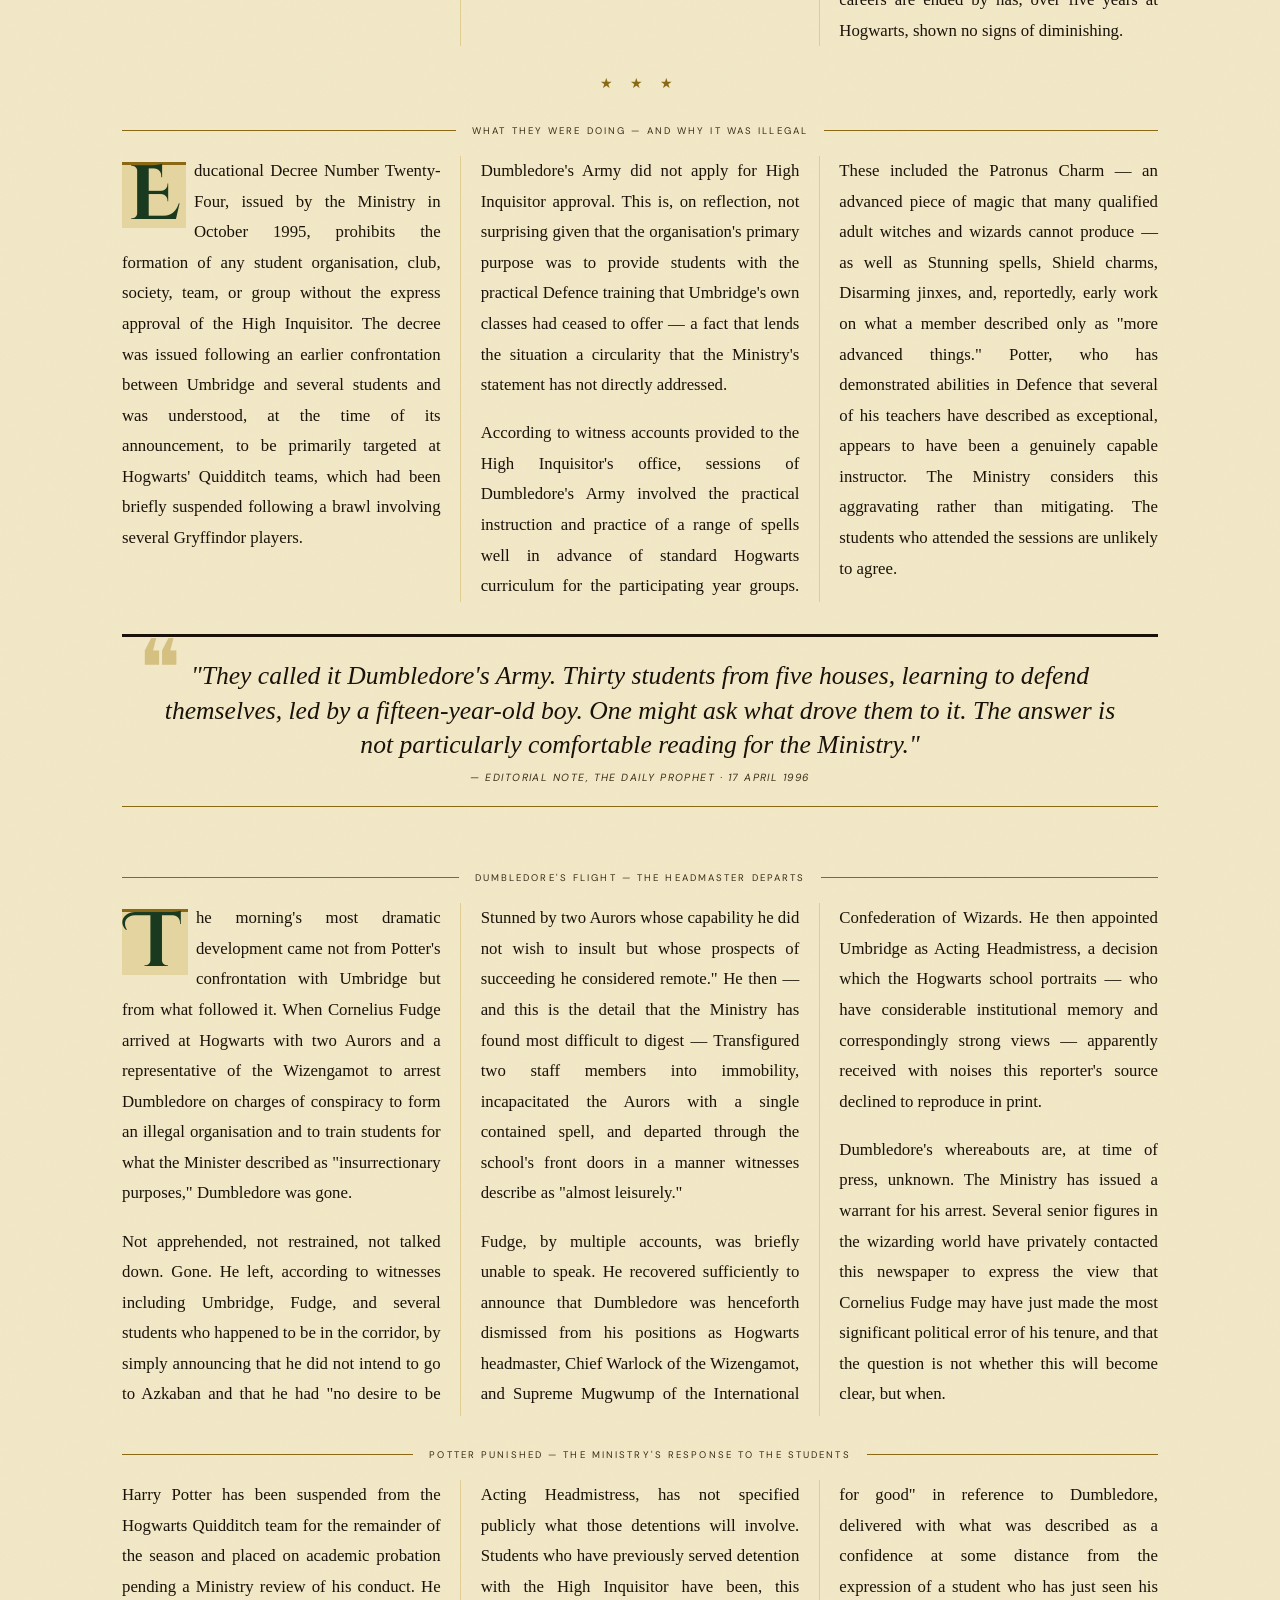
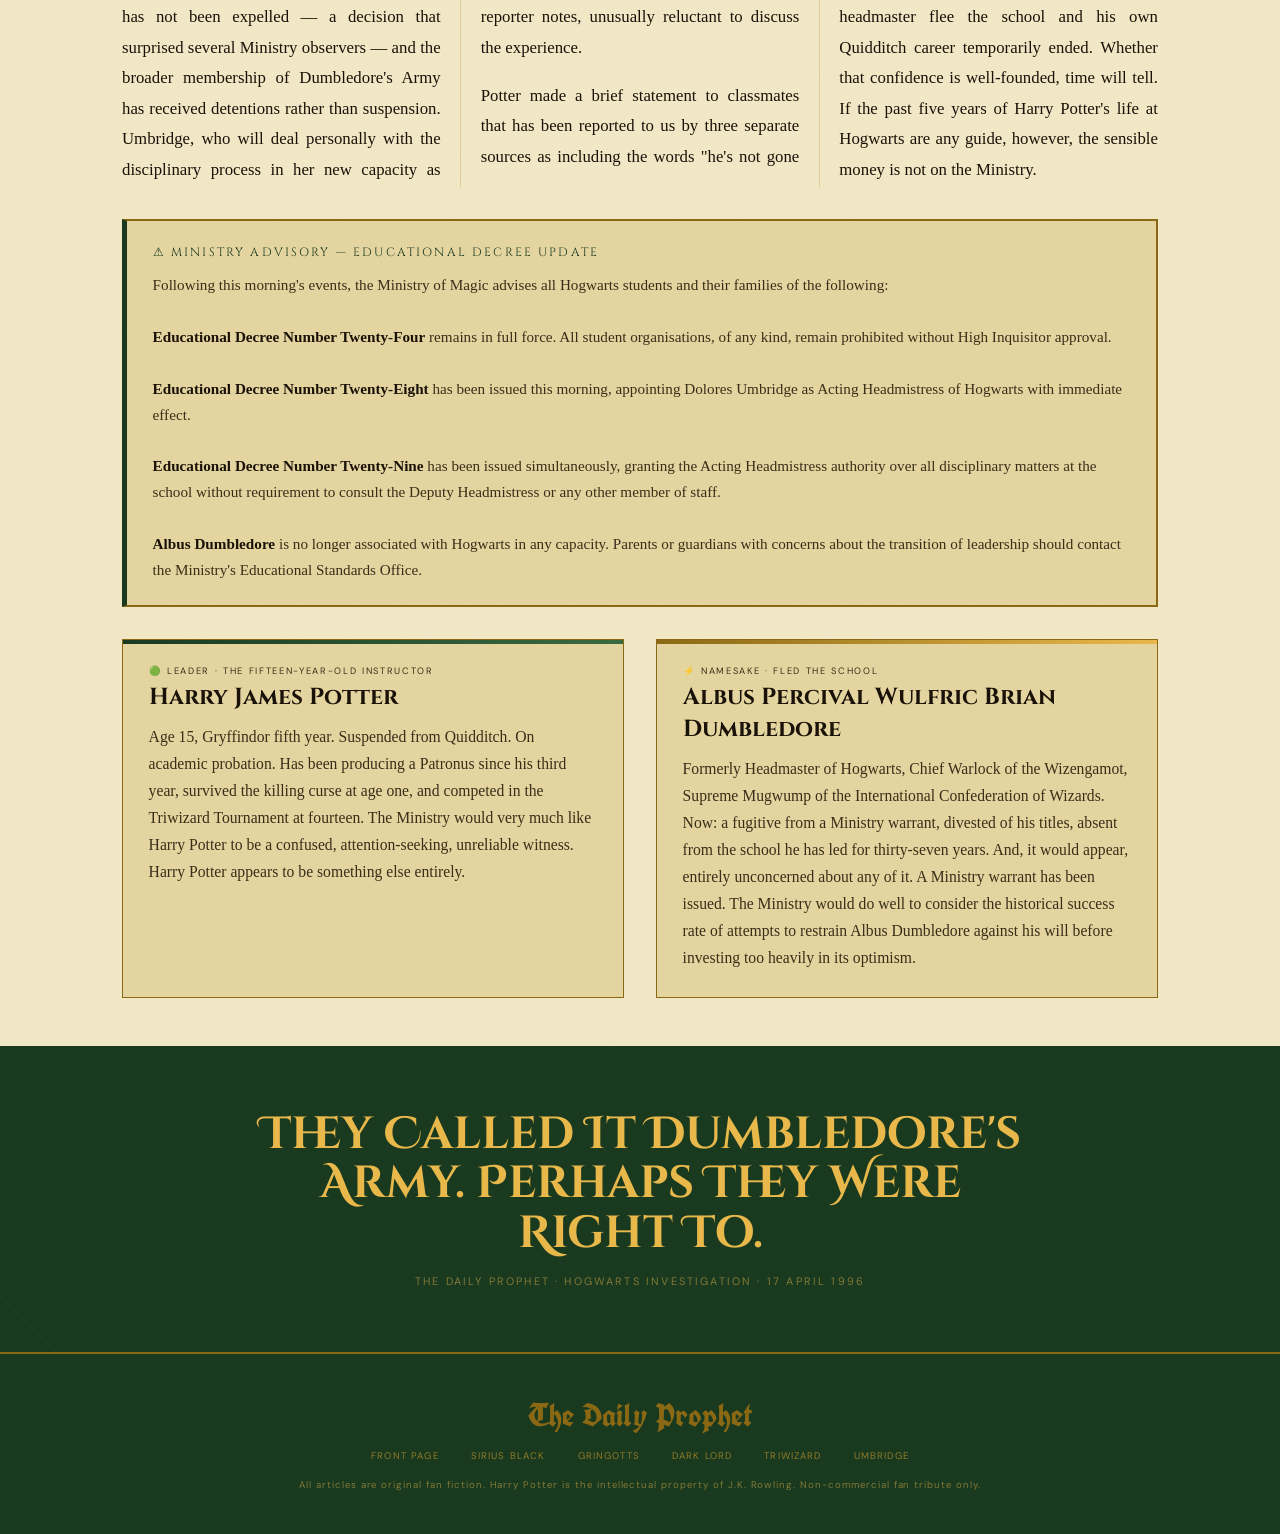
<file: dumbledores-army.html>
<!DOCTYPE html>
<html lang="en" data-theme="light">
<head>
<meta charset="UTF-8"/>
<meta name="viewport" content="width=device-width, initial-scale=1.0"/>
<title>Dumbledore's Army Exposed · The Daily Prophet</title>
<link rel="stylesheet" href="style.css"/>
</head>
<body>
<div id="progress-bar"></div>
<a class="btt" id="btt" href="#top">↑</a>

<nav class="site-nav" id="top">
  <div class="nav-inner">
    <a class="nav-logo" href="index.html">The Daily Prophet</a>
    <ul class="nav-links">
      <li><a href="index.html">Home</a></li>
      <li><a href="sirius-black.html">Sirius Black</a></li>
      <li><a href="gringotts.html">Gringotts</a></li>
      <li><a href="voldemort-returns.html">Dark Lord</a></li>
      <li><a href="triwizard.html">Triwizard</a></li>
      <li><a href="umbridge.html">Umbridge</a></li>
    </ul>
    <div class="nav-right">
      <div class="nav-date">17 April 1996</div>
      <button class="theme-btn" id="themeBtn"><span class="ti" id="ticon">🌙</span><span id="tlbl">Dark</span></button>
    </div>
  </div>
</nav>

<div class="article-masthead">
  <div class="a-topbar">The Daily Prophet · Hogwarts Investigation · 17 April 1996 · Exclusive</div>
  <div class="a-mastname">The Daily <span>Prophet</span></div>
  <div class="a-orn">✦ ✦ ✦</div>
  <div class="a-mastsub">Wizarding Britain's Newspaper of Record Since 1743</div>
  <div class="a-rule"><hr/><span class="dia">◆</span><hr/></div>
</div>

<div class="category-banner">⚡ Hogwarts Investigation — Exclusive — Ministry Response Expected</div>

<div class="article-wrap" style="padding-top:2.5rem">
  <a class="back-link" href="index.html">← Return to Front Page</a>

  <article>
    <div class="art-headline reveal">
      <div class="art-kicker">Hogwarts · Secret Organisation · Ministry Intervention</div>
      <h1 class="art-h1">Dumbledore's Army: The Secret Student Militia Operating Beneath Hogwarts — Exposed</h1>
      <div class="art-deck">A clandestine organisation of some thirty Hogwarts students, meeting in the castle's Room of Requirement under the personal instruction of Harry Potter, has been uncovered by High Inquisitor Umbridge following a tip from a student informant. Members have been practising advanced offensive and defensive spells in defiance of Educational Decree Twenty-Four. Albus Dumbledore — whose name the group adopted as both tribute and provocation — has fled the castle rather than face Ministry charges.</div>
      <div class="art-byline">By <strong>Special Report</strong> · High Inquisitor's Office &amp; Ministry Correspondent</div>
      <div class="art-meta">
        <span>📅 17 April 1996</span>
        <span>📍 Hogwarts School of Witchcraft and Wizardry</span>
        <span>🕐 12 min read</span>
      </div>
    </div>

    <div class="stat-strip reveal">
      <div class="stat-cell"><div class="stat-n">~30</div><div class="stat-d">Students in the Illegal Organisation</div></div>
      <div class="stat-cell"><div class="stat-n">5</div><div class="stat-d">Different Hogwarts Houses Represented</div></div>
      <div class="stat-cell"><div class="stat-n">1</div><div class="stat-d">Student Informant — Identity Withheld</div></div>
      <div class="stat-cell"><div class="stat-n"><em>0</em></div><div class="stat-d">Ministry Permits for Student Organisations Issued This Term</div></div>
    </div>

    <div class="art-cols reveal">

      <p class="ap dc">High Inquisitor Dolores Umbridge moved swiftly and decisively in the early hours of Thursday morning, following intelligence provided to her office by a student informant whose identity is being withheld by the Ministry at their own request. Acting on that intelligence, Umbridge confronted Harry Potter — fifth-year Gryffindor student, Hogwarts Quidditch Seeker, and, it now emerges, the leader and primary instructor of an unsanctioned student Defence organisation — and within the hour had assembled evidence of the group's activities, its membership list, and confirmation that the organisation had been meeting in the school's legendary Room of Requirement since at least October of last year.</p>

      <p class="ap">The organisation, it has emerged, operated under the name "Dumbledore's Army." The name was not, it appears, a coincidence. It was chosen, according to the signed membership parchment recovered by Umbridge and now in Ministry possession, explicitly in reference to the school's headmaster — in part, sources suggest, as a gesture of support for Dumbledore's much-disputed claims about Voldemort's return, and in part, rather more provocatively, as a deliberate two-word response to the Ministry's attempts to characterise those claims as dangerous fantasy.</p>

      <p class="ap">That Ministry officials found this amusing is not among the things we are in a position to report.</p>

      <p class="ap">The membership list, which runs to approximately thirty names drawn from all four Hogwarts houses — a detail that has surprised several observers given the school's traditional inter-house tensions — includes some of the school's most academically distinguished students. Hermione Granger, regarded by staff as among the outstanding students of her generation. Neville Longbottom, grandson of the well-known pure-blood Longbottom family. Ginny Weasley, youngest child of Arthur and Molly Weasley of Ottery St Catchpole. Luna Lovegood, daughter of Xenophilius Lovegood, editor of the Quibbler. And, at the head of the list: Harry James Potter, whose capacity for attracting the sort of institutional attention that careers are ended by has, over five years at Hogwarts, shown no signs of diminishing.</p>

      <span class="stars">★ ★ ★</span>

      <div class="art-sh"><hr/><span>What They Were Doing — And Why It Was Illegal</span><hr/></div>

      <p class="ap dc">Educational Decree Number Twenty-Four, issued by the Ministry in October 1995, prohibits the formation of any student organisation, club, society, team, or group without the express approval of the High Inquisitor. The decree was issued following an earlier confrontation between Umbridge and several students and was understood, at the time of its announcement, to be primarily targeted at Hogwarts' Quidditch teams, which had been briefly suspended following a brawl involving several Gryffindor players.</p>

      <p class="ap">Dumbledore's Army did not apply for High Inquisitor approval. This is, on reflection, not surprising given that the organisation's primary purpose was to provide students with the practical Defence training that Umbridge's own classes had ceased to offer — a fact that lends the situation a circularity that the Ministry's statement has not directly addressed.</p>

      <p class="ap">According to witness accounts provided to the High Inquisitor's office, sessions of Dumbledore's Army involved the practical instruction and practice of a range of spells well in advance of standard Hogwarts curriculum for the participating year groups. These included the Patronus Charm — an advanced piece of magic that many qualified adult witches and wizards cannot produce — as well as Stunning spells, Shield charms, Disarming jinxes, and, reportedly, early work on what a member described only as "more advanced things." Potter, who has demonstrated abilities in Defence that several of his teachers have described as exceptional, appears to have been a genuinely capable instructor. The Ministry considers this aggravating rather than mitigating. The students who attended the sessions are unlikely to agree.</p>

    </div>

    <div class="pq reveal">
      <p class="pq-t">"They called it Dumbledore's Army. Thirty students from five houses, learning to defend themselves, led by a fifteen-year-old boy. One might ask what drove them to it. The answer is not particularly comfortable reading for the Ministry."</p>
      <cite class="pq-c">— Editorial note, The Daily Prophet · 17 April 1996</cite>
    </div>

    <div class="art-cols reveal">

      <div class="art-sh"><hr/><span>Dumbledore's Flight — The Headmaster Departs</span><hr/></div>

      <p class="ap dc">The morning's most dramatic development came not from Potter's confrontation with Umbridge but from what followed it. When Cornelius Fudge arrived at Hogwarts with two Aurors and a representative of the Wizengamot to arrest Dumbledore on charges of conspiracy to form an illegal organisation and to train students for what the Minister described as "insurrectionary purposes," Dumbledore was gone.</p>

      <p class="ap">Not apprehended, not restrained, not talked down. Gone. He left, according to witnesses including Umbridge, Fudge, and several students who happened to be in the corridor, by simply announcing that he did not intend to go to Azkaban and that he had "no desire to be Stunned by two Aurors whose capability he did not wish to insult but whose prospects of succeeding he considered remote." He then — and this is the detail that the Ministry has found most difficult to digest — Transfigured two staff members into immobility, incapacitated the Aurors with a single contained spell, and departed through the school's front doors in a manner witnesses describe as "almost leisurely."</p>

      <p class="ap">Fudge, by multiple accounts, was briefly unable to speak. He recovered sufficiently to announce that Dumbledore was henceforth dismissed from his positions as Hogwarts headmaster, Chief Warlock of the Wizengamot, and Supreme Mugwump of the International Confederation of Wizards. He then appointed Umbridge as Acting Headmistress, a decision which the Hogwarts school portraits — who have considerable institutional memory and correspondingly strong views — apparently received with noises this reporter's source declined to reproduce in print.</p>

      <p class="ap">Dumbledore's whereabouts are, at time of press, unknown. The Ministry has issued a warrant for his arrest. Several senior figures in the wizarding world have privately contacted this newspaper to express the view that Cornelius Fudge may have just made the most significant political error of his tenure, and that the question is not whether this will become clear, but when.</p>

      <div class="art-sh"><hr/><span>Potter Punished — The Ministry's Response to the Students</span><hr/></div>

      <p class="ap">Harry Potter has been suspended from the Hogwarts Quidditch team for the remainder of the season and placed on academic probation pending a Ministry review of his conduct. He has not been expelled — a decision that surprised several Ministry observers — and the broader membership of Dumbledore's Army has received detentions rather than suspension. Umbridge, who will deal personally with the disciplinary process in her new capacity as Acting Headmistress, has not specified publicly what those detentions will involve. Students who have previously served detention with the High Inquisitor have been, this reporter notes, unusually reluctant to discuss the experience.</p>

      <p class="ap">Potter made a brief statement to classmates that has been reported to us by three separate sources as including the words "he's not gone for good" in reference to Dumbledore, delivered with what was described as a confidence at some distance from the expression of a student who has just seen his headmaster flee the school and his own Quidditch career temporarily ended. Whether that confidence is well-founded, time will tell. If the past five years of Harry Potter's life at Hogwarts are any guide, however, the sensible money is not on the Ministry.</p>

    </div>

    <div class="infobox reveal">
      <div class="infobox-title">⚠ Ministry Advisory — Educational Decree Update</div>
      <div class="infobox-body">
        Following this morning's events, the Ministry of Magic advises all Hogwarts students and their families of the following:<br/><br/>
        <strong>Educational Decree Number Twenty-Four</strong> remains in full force. All student organisations, of any kind, remain prohibited without High Inquisitor approval.<br/><br/>
        <strong>Educational Decree Number Twenty-Eight</strong> has been issued this morning, appointing Dolores Umbridge as Acting Headmistress of Hogwarts with immediate effect.<br/><br/>
        <strong>Educational Decree Number Twenty-Nine</strong> has been issued simultaneously, granting the Acting Headmistress authority over all disciplinary matters at the school without requirement to consult the Deputy Headmistress or any other member of staff.<br/><br/>
        <strong>Albus Dumbledore</strong> is no longer associated with Hogwarts in any capacity. Parents or guardians with concerns about the transition of leadership should contact the Ministry's Educational Standards Office.
      </div>
    </div>

    <div class="profile-grid reveal">
      <div class="profile-card green">
        <div class="pc-tag">🟢 Leader · The Fifteen-Year-Old Instructor</div>
        <div class="pc-name">Harry James Potter</div>
        <div class="pc-body">Age 15, Gryffindor fifth year. Suspended from Quidditch. On academic probation. Has been producing a Patronus since his third year, survived the killing curse at age one, and competed in the Triwizard Tournament at fourteen. The Ministry would very much like Harry Potter to be a confused, attention-seeking, unreliable witness. Harry Potter appears to be something else entirely.</div>
      </div>
      <div class="profile-card gold">
        <div class="pc-tag">⚡ Namesake · Fled the School</div>
        <div class="pc-name">Albus Percival Wulfric Brian Dumbledore</div>
        <div class="pc-body">Formerly Headmaster of Hogwarts, Chief Warlock of the Wizengamot, Supreme Mugwump of the International Confederation of Wizards. Now: a fugitive from a Ministry warrant, divested of his titles, absent from the school he has led for thirty-seven years. And, it would appear, entirely unconcerned about any of it. A Ministry warrant has been issued. The Ministry would do well to consider the historical success rate of attempts to restrain Albus Dumbledore against his will before investing too heavily in its optimism.</div>
      </div>
    </div>

  </article>
</div>

<div class="article-close reveal">
  <div class="close-txt">They Called It Dumbledore's Army. Perhaps They Were Right To.</div>
  <div class="close-sub">The Daily Prophet · Hogwarts Investigation · 17 April 1996</div>
</div>

<footer class="site-footer">
  <span class="footer-logo">The Daily Prophet</span>
  <div class="footer-links">
    <a href="index.html">Front Page</a>
    <a href="sirius-black.html">Sirius Black</a>
    <a href="gringotts.html">Gringotts</a>
    <a href="voldemort-returns.html">Dark Lord</a>
    <a href="triwizard.html">Triwizard</a>
    <a href="umbridge.html">Umbridge</a>
  </div>
  <p>All articles are original fan fiction. Harry Potter is the intellectual property of J.K. Rowling. Non-commercial fan tribute only.</p>
</footer>
<script>
window.addEventListener('scroll',()=>{const st=document.documentElement.scrollTop;const sh=document.documentElement.scrollHeight-document.documentElement.clientHeight;document.getElementById('progress-bar').style.width=(st/sh*100)+'%';const b=document.getElementById('btt');st>400?b.classList.add('vis'):b.classList.remove('vis');});
const obs=new IntersectionObserver(es=>{es.forEach(e=>{if(e.isIntersecting)e.target.classList.add('visible')})},{threshold:.06});
document.querySelectorAll('.reveal').forEach(el=>obs.observe(el));
const btn=document.getElementById('themeBtn'),icon=document.getElementById('ticon'),lbl=document.getElementById('tlbl');
let dark=localStorage.getItem('dp-theme')==='dark';
function applyTheme(){document.documentElement.setAttribute('data-theme',dark?'dark':'light');icon.textContent=dark?'☀️':'🌙';lbl.textContent=dark?'Light':'Dark';}
applyTheme();btn.addEventListener('click',()=>{dark=!dark;localStorage.setItem('dp-theme',dark?'dark':'light');applyTheme();});
</script>
</body>
</html>
</file>
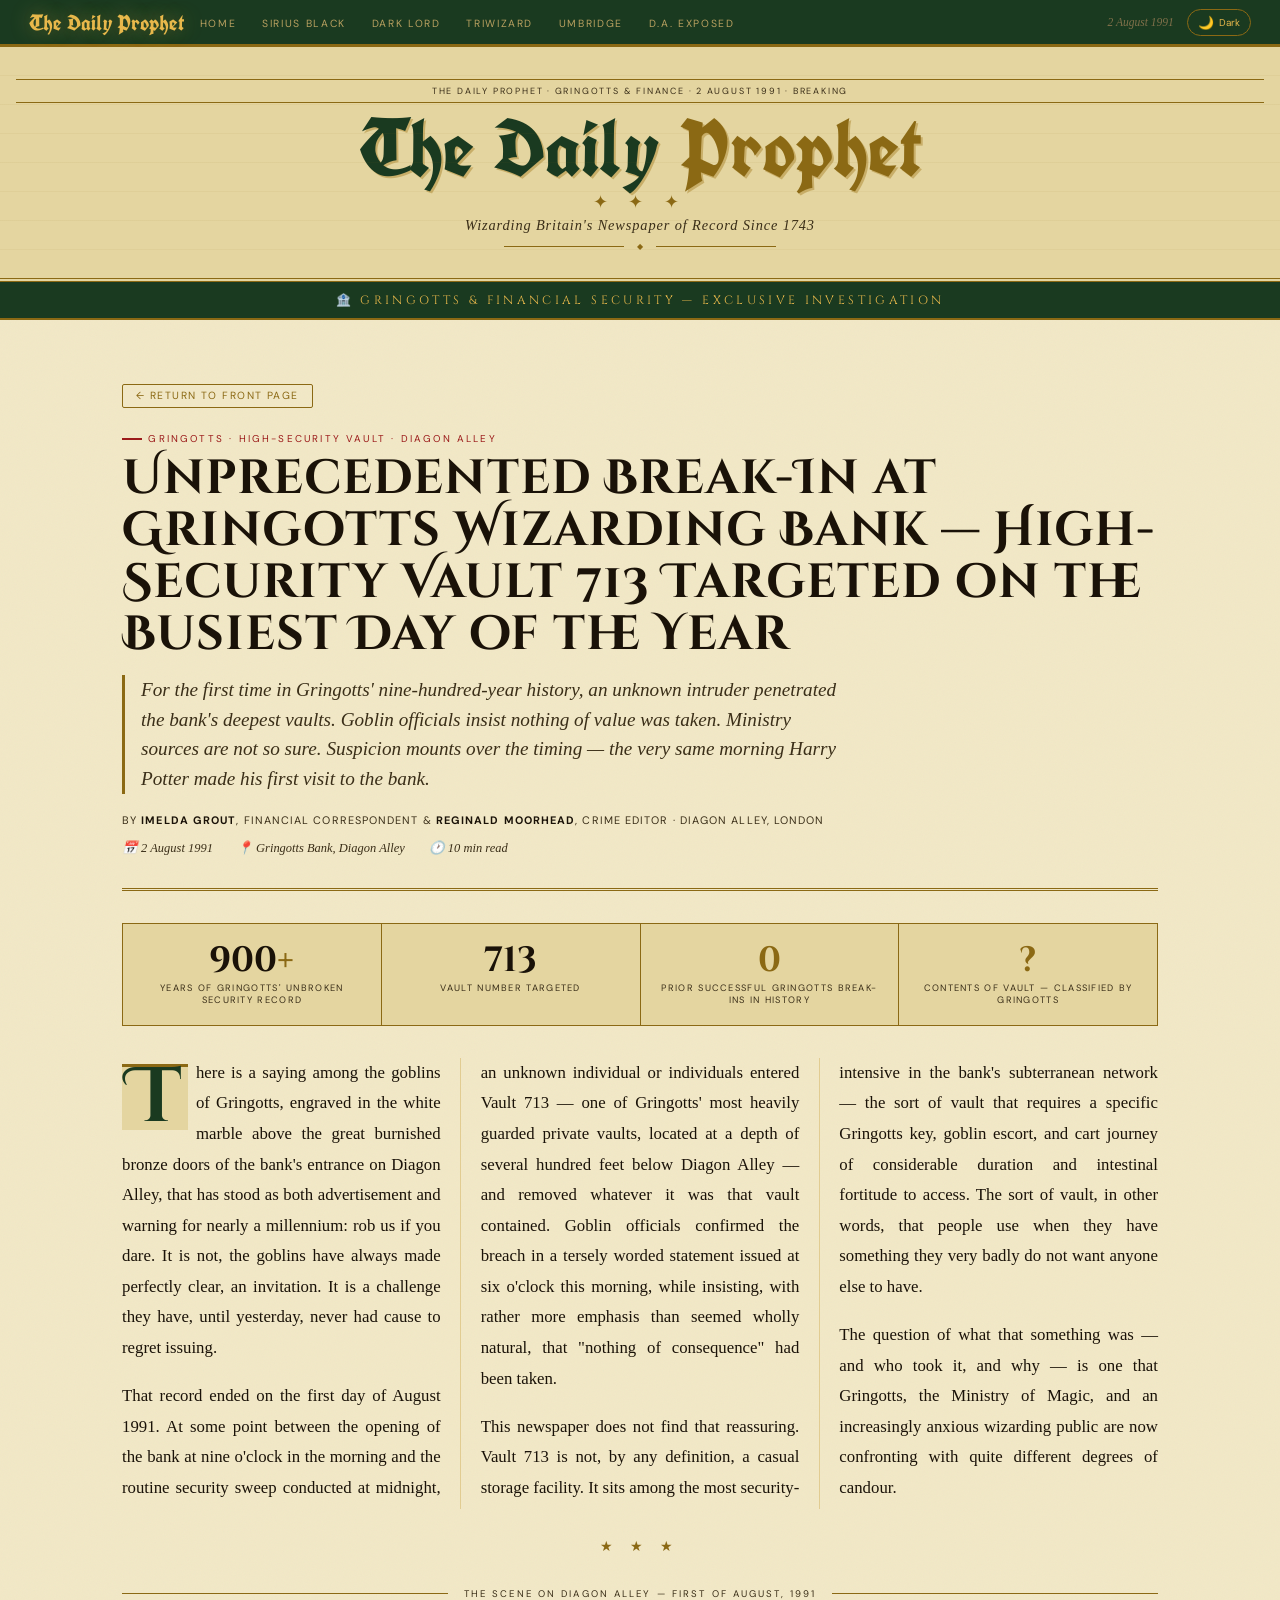
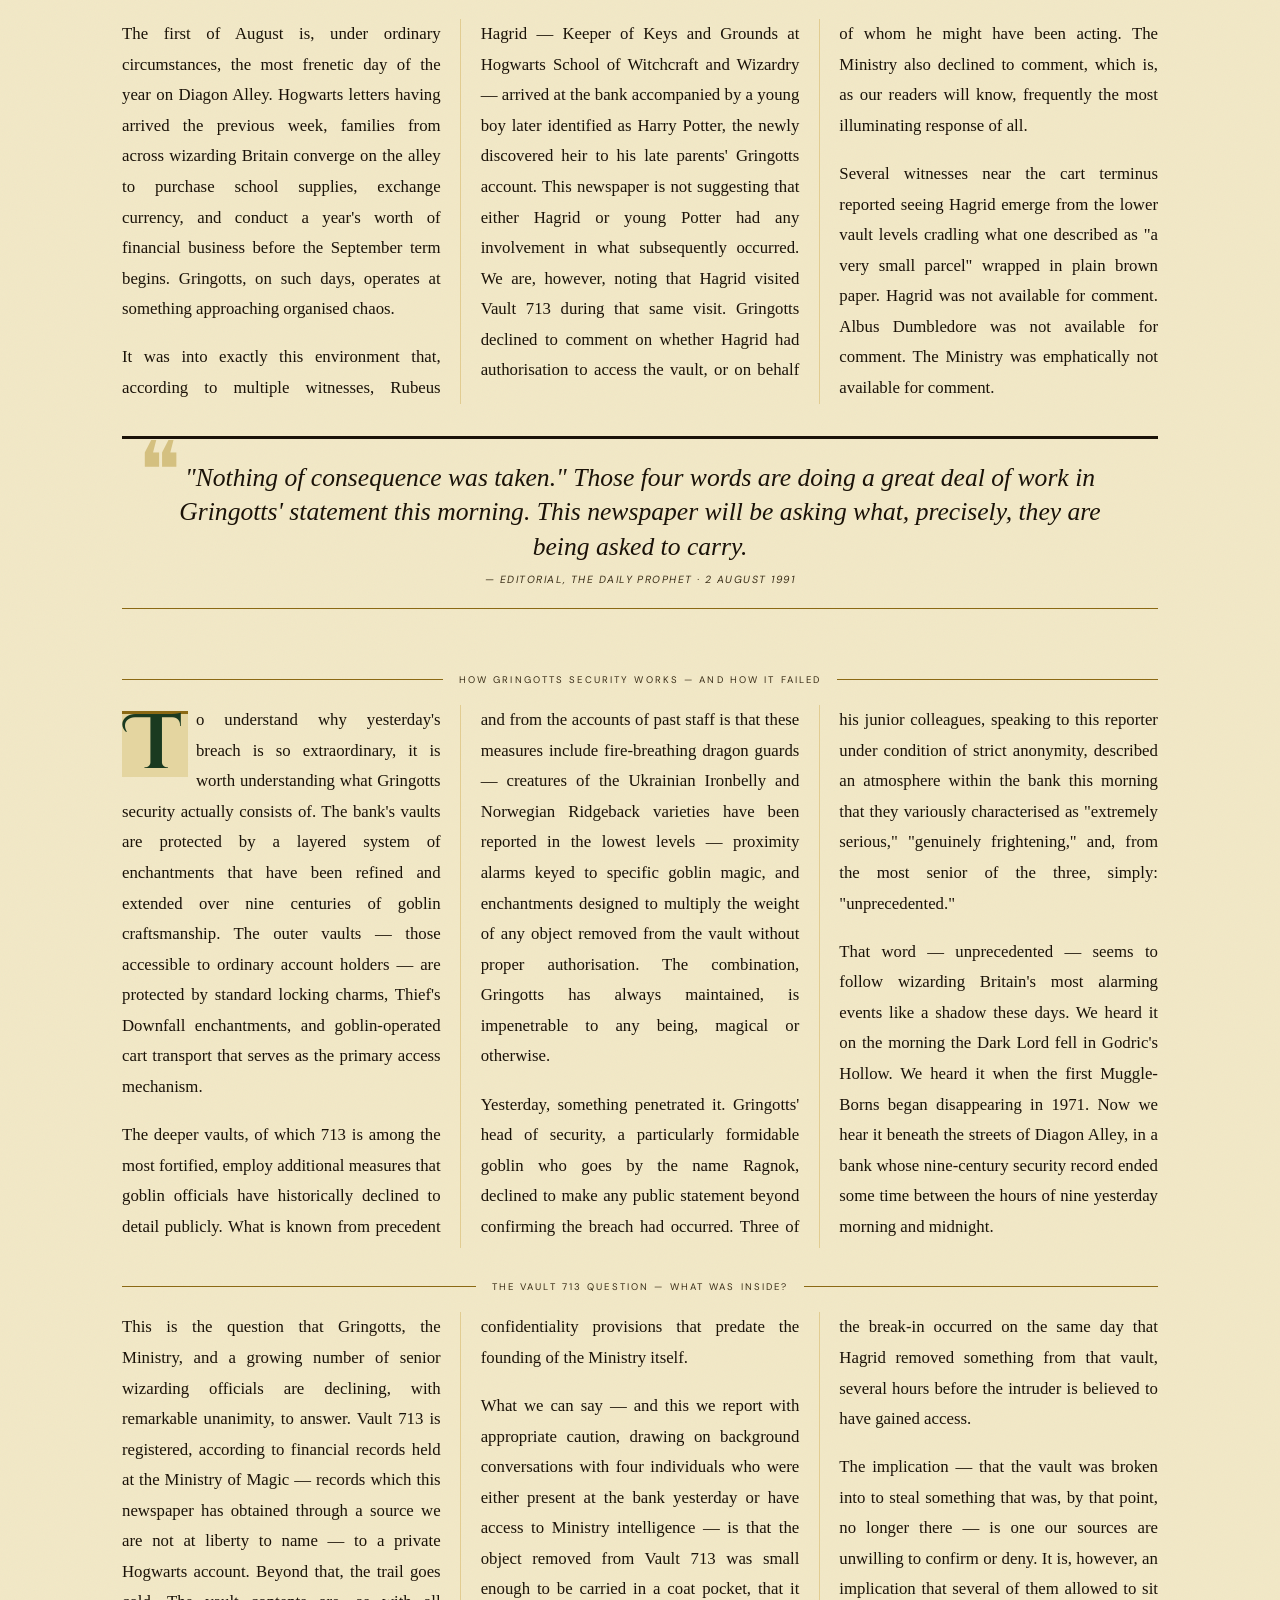
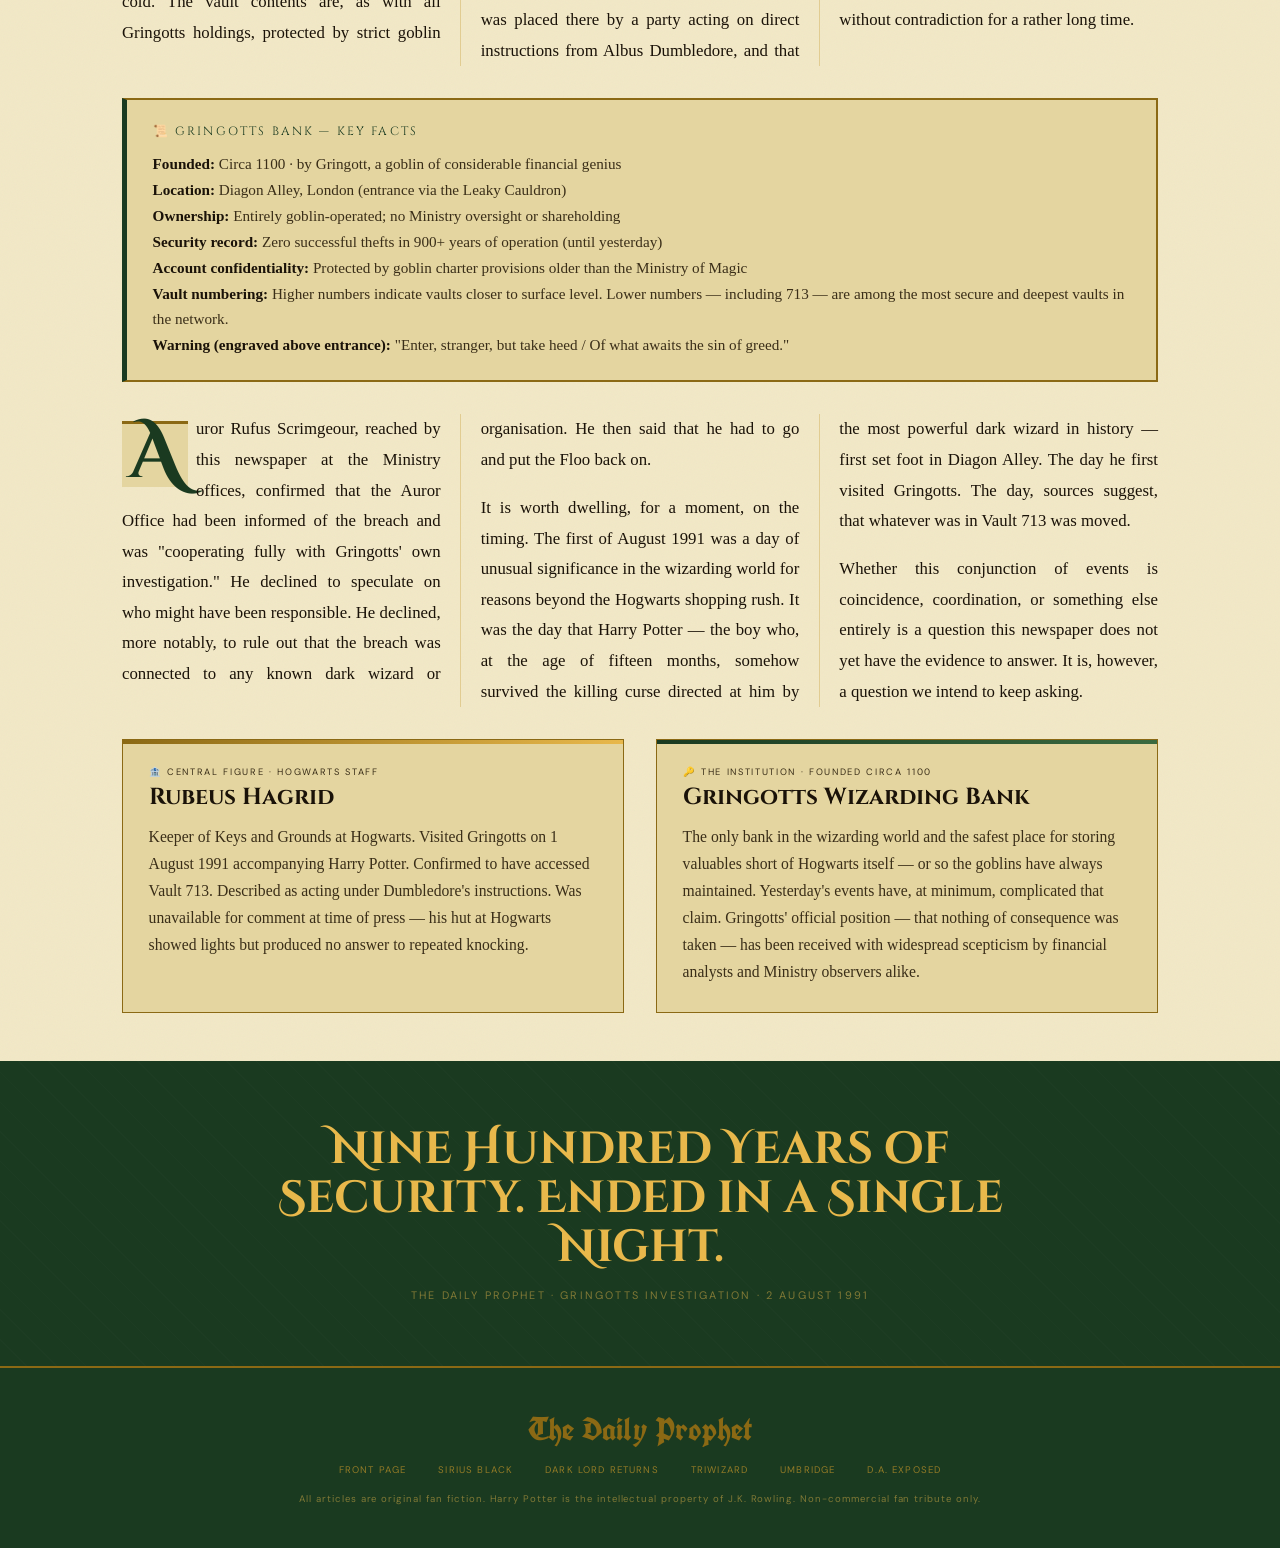
<file: gringotts.html>
<!DOCTYPE html>
<html lang="en" data-theme="light">
<head>
<meta charset="UTF-8"/>
<meta name="viewport" content="width=device-width, initial-scale=1.0"/>
<title>Gringotts Break-In: Vault 713 Targeted · The Daily Prophet</title>
<link rel="stylesheet" href="style.css"/>
</head>
<body>
<div id="progress-bar"></div>
<a class="btt" id="btt" href="#top">↑</a>

<nav class="site-nav" id="top">
  <div class="nav-inner">
    <a class="nav-logo" href="index.html">The Daily Prophet</a>
    <ul class="nav-links">
      <li><a href="index.html">Home</a></li>
      <li><a href="sirius-black.html">Sirius Black</a></li>
      <li><a href="voldemort-returns.html">Dark Lord</a></li>
      <li><a href="triwizard.html">Triwizard</a></li>
      <li><a href="umbridge.html">Umbridge</a></li>
      <li><a href="dumbledores-army.html">D.A. Exposed</a></li>
    </ul>
    <div class="nav-right">
      <div class="nav-date">2 August 1991</div>
      <button class="theme-btn" id="themeBtn"><span class="ti" id="ticon">🌙</span><span id="tlbl">Dark</span></button>
    </div>
  </div>
</nav>

<div class="article-masthead">
  <div class="a-topbar">The Daily Prophet · Gringotts &amp; Finance · 2 August 1991 · Breaking</div>
  <div class="a-mastname">The Daily <span>Prophet</span></div>
  <div class="a-orn">✦ ✦ ✦</div>
  <div class="a-mastsub">Wizarding Britain's Newspaper of Record Since 1743</div>
  <div class="a-rule"><hr/><span class="dia">◆</span><hr/></div>
</div>

<div class="category-banner">🏦 Gringotts &amp; Financial Security — Exclusive Investigation</div>

<div class="article-wrap" style="padding-top:2.5rem">

  <a class="back-link" href="index.html">← Return to Front Page</a>

  <article>
    <div class="art-headline reveal">
      <div class="art-kicker">Gringotts · High-Security Vault · Diagon Alley</div>
      <h1 class="art-h1">Unprecedented Break-In at Gringotts Wizarding Bank — High-Security Vault 713 Targeted on the Busiest Day of the Year</h1>
      <div class="art-deck">For the first time in Gringotts' nine-hundred-year history, an unknown intruder penetrated the bank's deepest vaults. Goblin officials insist nothing of value was taken. Ministry sources are not so sure. Suspicion mounts over the timing — the very same morning Harry Potter made his first visit to the bank.</div>
      <div class="art-byline">By <strong>Imelda Grout</strong>, Financial Correspondent &amp; <strong>Reginald Moorhead</strong>, Crime Editor · Diagon Alley, London</div>
      <div class="art-meta">
        <span>📅 2 August 1991</span>
        <span>📍 Gringotts Bank, Diagon Alley</span>
        <span>🕐 10 min read</span>
      </div>
    </div>

    <div class="stat-strip reveal">
      <div class="stat-cell"><div class="stat-n">900<em>+</em></div><div class="stat-d">Years of Gringotts' Unbroken Security Record</div></div>
      <div class="stat-cell"><div class="stat-n">713</div><div class="stat-d">Vault Number Targeted</div></div>
      <div class="stat-cell"><div class="stat-n"><em>0</em></div><div class="stat-d">Prior Successful Gringotts Break-Ins in History</div></div>
      <div class="stat-cell"><div class="stat-n"><em>?</em></div><div class="stat-d">Contents of Vault — Classified by Gringotts</div></div>
    </div>

    <div class="art-cols reveal">

      <p class="ap dc">There is a saying among the goblins of Gringotts, engraved in the white marble above the great burnished bronze doors of the bank's entrance on Diagon Alley, that has stood as both advertisement and warning for nearly a millennium: rob us if you dare. It is not, the goblins have always made perfectly clear, an invitation. It is a challenge they have, until yesterday, never had cause to regret issuing.</p>

      <p class="ap">That record ended on the first day of August 1991. At some point between the opening of the bank at nine o'clock in the morning and the routine security sweep conducted at midnight, an unknown individual or individuals entered Vault 713 — one of Gringotts' most heavily guarded private vaults, located at a depth of several hundred feet below Diagon Alley — and removed whatever it was that vault contained. Goblin officials confirmed the breach in a tersely worded statement issued at six o'clock this morning, while insisting, with rather more emphasis than seemed wholly natural, that "nothing of consequence" had been taken.</p>

      <p class="ap">This newspaper does not find that reassuring. Vault 713 is not, by any definition, a casual storage facility. It sits among the most security-intensive in the bank's subterranean network — the sort of vault that requires a specific Gringotts key, goblin escort, and cart journey of considerable duration and intestinal fortitude to access. The sort of vault, in other words, that people use when they have something they very badly do not want anyone else to have.</p>

      <p class="ap">The question of what that something was — and who took it, and why — is one that Gringotts, the Ministry of Magic, and an increasingly anxious wizarding public are now confronting with quite different degrees of candour.</p>

      <span class="stars">★ ★ ★</span>

      <div class="art-sh"><hr/><span>The Scene on Diagon Alley — First of August, 1991</span><hr/></div>

      <p class="ap">The first of August is, under ordinary circumstances, the most frenetic day of the year on Diagon Alley. Hogwarts letters having arrived the previous week, families from across wizarding Britain converge on the alley to purchase school supplies, exchange currency, and conduct a year's worth of financial business before the September term begins. Gringotts, on such days, operates at something approaching organised chaos.</p>

      <p class="ap">It was into exactly this environment that, according to multiple witnesses, Rubeus Hagrid — Keeper of Keys and Grounds at Hogwarts School of Witchcraft and Wizardry — arrived at the bank accompanied by a young boy later identified as Harry Potter, the newly discovered heir to his late parents' Gringotts account. This newspaper is not suggesting that either Hagrid or young Potter had any involvement in what subsequently occurred. We are, however, noting that Hagrid visited Vault 713 during that same visit. Gringotts declined to comment on whether Hagrid had authorisation to access the vault, or on behalf of whom he might have been acting. The Ministry also declined to comment, which is, as our readers will know, frequently the most illuminating response of all.</p>

      <p class="ap">Several witnesses near the cart terminus reported seeing Hagrid emerge from the lower vault levels cradling what one described as "a very small parcel" wrapped in plain brown paper. Hagrid was not available for comment. Albus Dumbledore was not available for comment. The Ministry was emphatically not available for comment.</p>

    </div>

    <div class="pq reveal">
      <p class="pq-t">"Nothing of consequence was taken." Those four words are doing a great deal of work in Gringotts' statement this morning. This newspaper will be asking what, precisely, they are being asked to carry.</p>
      <cite class="pq-c">— Editorial, The Daily Prophet · 2 August 1991</cite>
    </div>

    <div class="art-cols reveal">

      <div class="art-sh"><hr/><span>How Gringotts Security Works — And How It Failed</span><hr/></div>

      <p class="ap dc">To understand why yesterday's breach is so extraordinary, it is worth understanding what Gringotts security actually consists of. The bank's vaults are protected by a layered system of enchantments that have been refined and extended over nine centuries of goblin craftsmanship. The outer vaults — those accessible to ordinary account holders — are protected by standard locking charms, Thief's Downfall enchantments, and goblin-operated cart transport that serves as the primary access mechanism.</p>

      <p class="ap">The deeper vaults, of which 713 is among the most fortified, employ additional measures that goblin officials have historically declined to detail publicly. What is known from precedent and from the accounts of past staff is that these measures include fire-breathing dragon guards — creatures of the Ukrainian Ironbelly and Norwegian Ridgeback varieties have been reported in the lowest levels — proximity alarms keyed to specific goblin magic, and enchantments designed to multiply the weight of any object removed from the vault without proper authorisation. The combination, Gringotts has always maintained, is impenetrable to any being, magical or otherwise.</p>

      <p class="ap">Yesterday, something penetrated it. Gringotts' head of security, a particularly formidable goblin who goes by the name Ragnok, declined to make any public statement beyond confirming the breach had occurred. Three of his junior colleagues, speaking to this reporter under condition of strict anonymity, described an atmosphere within the bank this morning that they variously characterised as "extremely serious," "genuinely frightening," and, from the most senior of the three, simply: "unprecedented."</p>

      <p class="ap">That word — unprecedented — seems to follow wizarding Britain's most alarming events like a shadow these days. We heard it on the morning the Dark Lord fell in Godric's Hollow. We heard it when the first Muggle-Borns began disappearing in 1971. Now we hear it beneath the streets of Diagon Alley, in a bank whose nine-century security record ended some time between the hours of nine yesterday morning and midnight.</p>

      <div class="art-sh"><hr/><span>The Vault 713 Question — What Was Inside?</span><hr/></div>

      <p class="ap">This is the question that Gringotts, the Ministry, and a growing number of senior wizarding officials are declining, with remarkable unanimity, to answer. Vault 713 is registered, according to financial records held at the Ministry of Magic — records which this newspaper has obtained through a source we are not at liberty to name — to a private Hogwarts account. Beyond that, the trail goes cold. The vault contents are, as with all Gringotts holdings, protected by strict goblin confidentiality provisions that predate the founding of the Ministry itself.</p>

      <p class="ap">What we can say — and this we report with appropriate caution, drawing on background conversations with four individuals who were either present at the bank yesterday or have access to Ministry intelligence — is that the object removed from Vault 713 was small enough to be carried in a coat pocket, that it was placed there by a party acting on direct instructions from Albus Dumbledore, and that the break-in occurred on the same day that Hagrid removed something from that vault, several hours before the intruder is believed to have gained access.</p>

      <p class="ap">The implication — that the vault was broken into to steal something that was, by that point, no longer there — is one our sources are unwilling to confirm or deny. It is, however, an implication that several of them allowed to sit without contradiction for a rather long time.</p>

    </div>

    <div class="infobox reveal">
      <div class="infobox-title">📜 Gringotts Bank — Key Facts</div>
      <div class="infobox-body">
        <strong>Founded:</strong> Circa 1100 · by Gringott, a goblin of considerable financial genius<br/>
        <strong>Location:</strong> Diagon Alley, London (entrance via the Leaky Cauldron)<br/>
        <strong>Ownership:</strong> Entirely goblin-operated; no Ministry oversight or shareholding<br/>
        <strong>Security record:</strong> Zero successful thefts in 900+ years of operation (until yesterday)<br/>
        <strong>Account confidentiality:</strong> Protected by goblin charter provisions older than the Ministry of Magic<br/>
        <strong>Vault numbering:</strong> Higher numbers indicate vaults closer to surface level. Lower numbers — including 713 — are among the most secure and deepest vaults in the network.<br/>
        <strong>Warning (engraved above entrance):</strong> "Enter, stranger, but take heed / Of what awaits the sin of greed."
      </div>
    </div>

    <div class="art-cols reveal">

      <p class="ap dc">Auror Rufus Scrimgeour, reached by this newspaper at the Ministry offices, confirmed that the Auror Office had been informed of the breach and was "cooperating fully with Gringotts' own investigation." He declined to speculate on who might have been responsible. He declined, more notably, to rule out that the breach was connected to any known dark wizard or organisation. He then said that he had to go and put the Floo back on.</p>

      <p class="ap">It is worth dwelling, for a moment, on the timing. The first of August 1991 was a day of unusual significance in the wizarding world for reasons beyond the Hogwarts shopping rush. It was the day that Harry Potter — the boy who, at the age of fifteen months, somehow survived the killing curse directed at him by the most powerful dark wizard in history — first set foot in Diagon Alley. The day he first visited Gringotts. The day, sources suggest, that whatever was in Vault 713 was moved.</p>

      <p class="ap">Whether this conjunction of events is coincidence, coordination, or something else entirely is a question this newspaper does not yet have the evidence to answer. It is, however, a question we intend to keep asking.</p>

    </div>

    <div class="profile-grid reveal">
      <div class="profile-card gold">
        <div class="pc-tag">🏦 Central Figure · Hogwarts Staff</div>
        <div class="pc-name">Rubeus Hagrid</div>
        <div class="pc-body">Keeper of Keys and Grounds at Hogwarts. Visited Gringotts on 1 August 1991 accompanying Harry Potter. Confirmed to have accessed Vault 713. Described as acting under Dumbledore's instructions. Was unavailable for comment at time of press — his hut at Hogwarts showed lights but produced no answer to repeated knocking.</div>
      </div>
      <div class="profile-card green">
        <div class="pc-tag">🔑 The Institution · Founded Circa 1100</div>
        <div class="pc-name">Gringotts Wizarding Bank</div>
        <div class="pc-body">The only bank in the wizarding world and the safest place for storing valuables short of Hogwarts itself — or so the goblins have always maintained. Yesterday's events have, at minimum, complicated that claim. Gringotts' official position — that nothing of consequence was taken — has been received with widespread scepticism by financial analysts and Ministry observers alike.</div>
      </div>
    </div>

  </article>

</div>

<div class="article-close reveal">
  <div class="close-txt">Nine Hundred Years of Security. Ended in a Single Night.</div>
  <div class="close-sub">The Daily Prophet · Gringotts Investigation · 2 August 1991</div>
</div>

<footer class="site-footer">
  <span class="footer-logo">The Daily Prophet</span>
  <div class="footer-links">
    <a href="index.html">Front Page</a>
    <a href="sirius-black.html">Sirius Black</a>
    <a href="voldemort-returns.html">Dark Lord Returns</a>
    <a href="triwizard.html">Triwizard</a>
    <a href="umbridge.html">Umbridge</a>
    <a href="dumbledores-army.html">D.A. Exposed</a>
  </div>
  <p>All articles are original fan fiction. Harry Potter is the intellectual property of J.K. Rowling. Non-commercial fan tribute only.</p>
</footer>

<script>
window.addEventListener('scroll',()=>{const st=document.documentElement.scrollTop;const sh=document.documentElement.scrollHeight-document.documentElement.clientHeight;document.getElementById('progress-bar').style.width=(st/sh*100)+'%';const b=document.getElementById('btt');st>400?b.classList.add('vis'):b.classList.remove('vis');});
const obs=new IntersectionObserver(es=>{es.forEach(e=>{if(e.isIntersecting)e.target.classList.add('visible')})},{threshold:.06});
document.querySelectorAll('.reveal').forEach(el=>obs.observe(el));
const btn=document.getElementById('themeBtn'),icon=document.getElementById('ticon'),lbl=document.getElementById('tlbl');
let dark=localStorage.getItem('dp-theme')==='dark';
function applyTheme(){document.documentElement.setAttribute('data-theme',dark?'dark':'light');icon.textContent=dark?'☀️':'🌙';lbl.textContent=dark?'Light':'Dark';}
applyTheme();btn.addEventListener('click',()=>{dark=!dark;localStorage.setItem('dp-theme',dark?'dark':'light');applyTheme();});
</script>
</body>
</html>
</file>
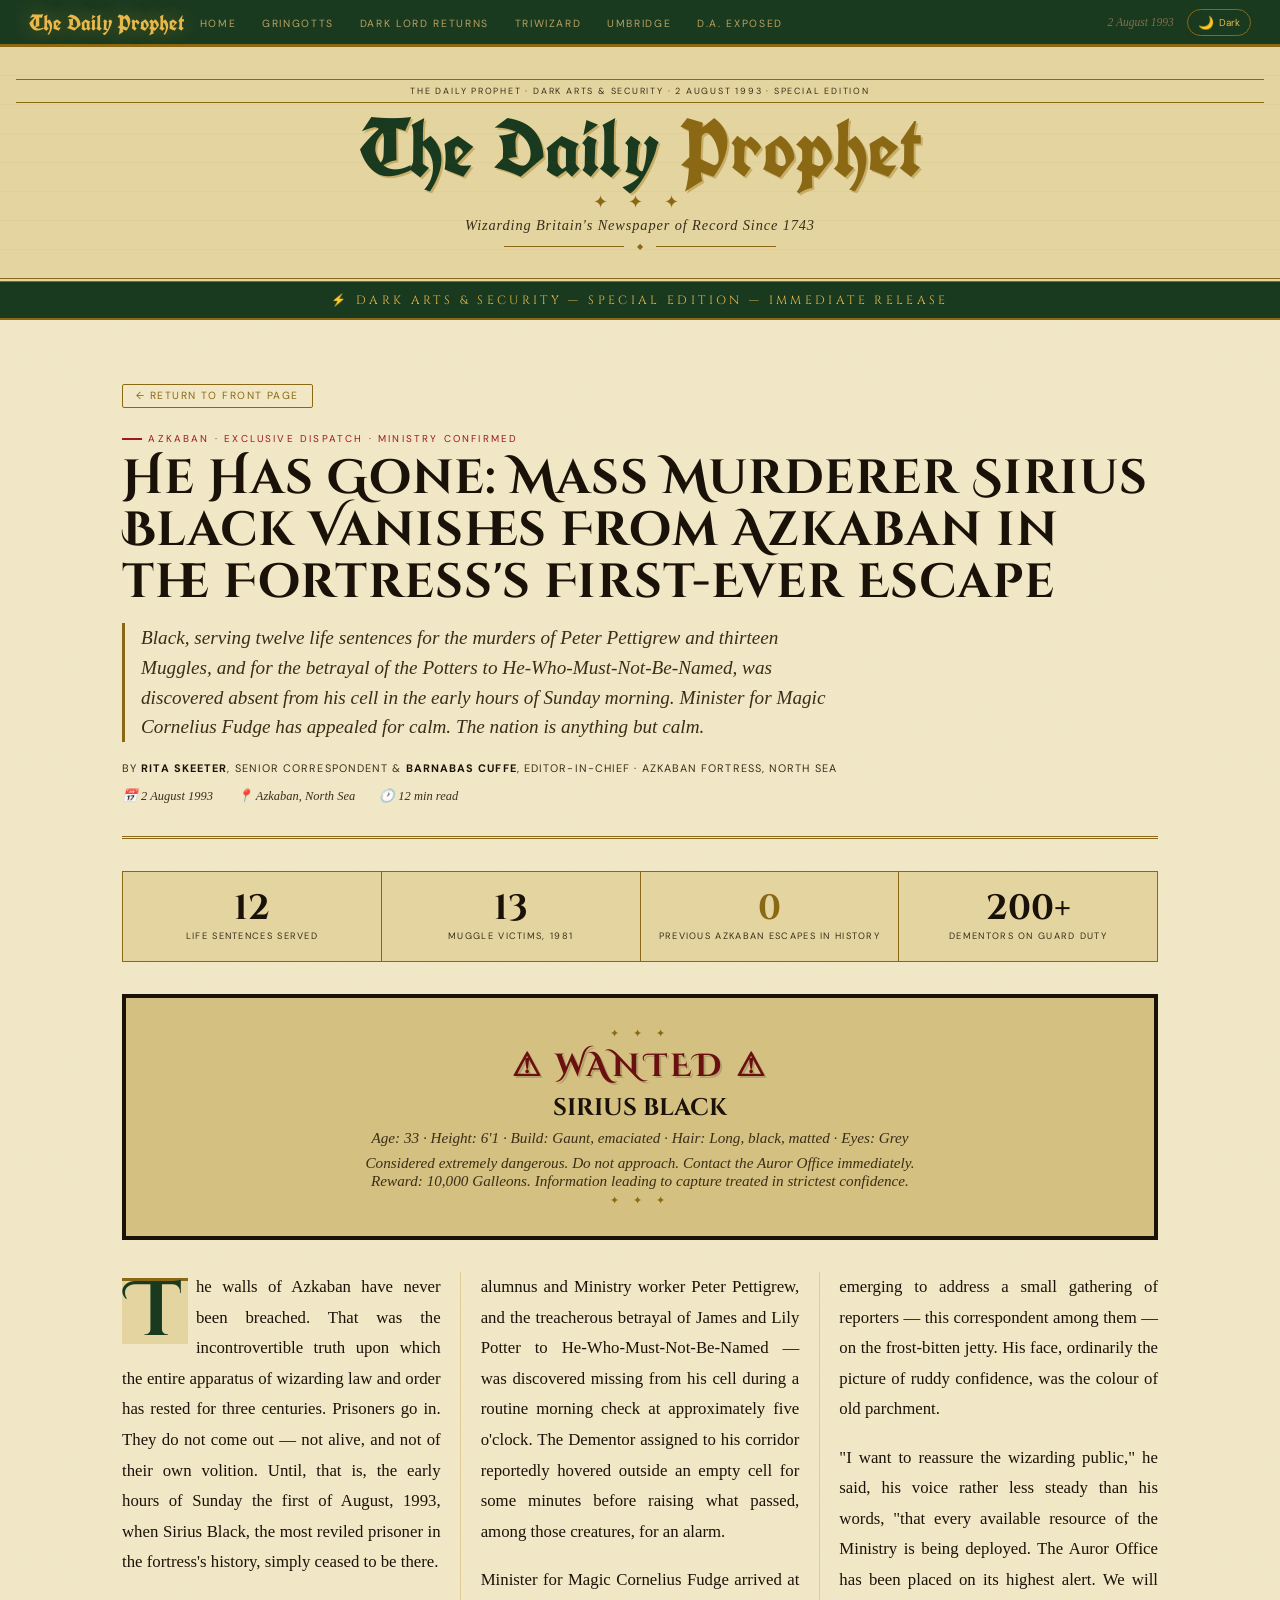
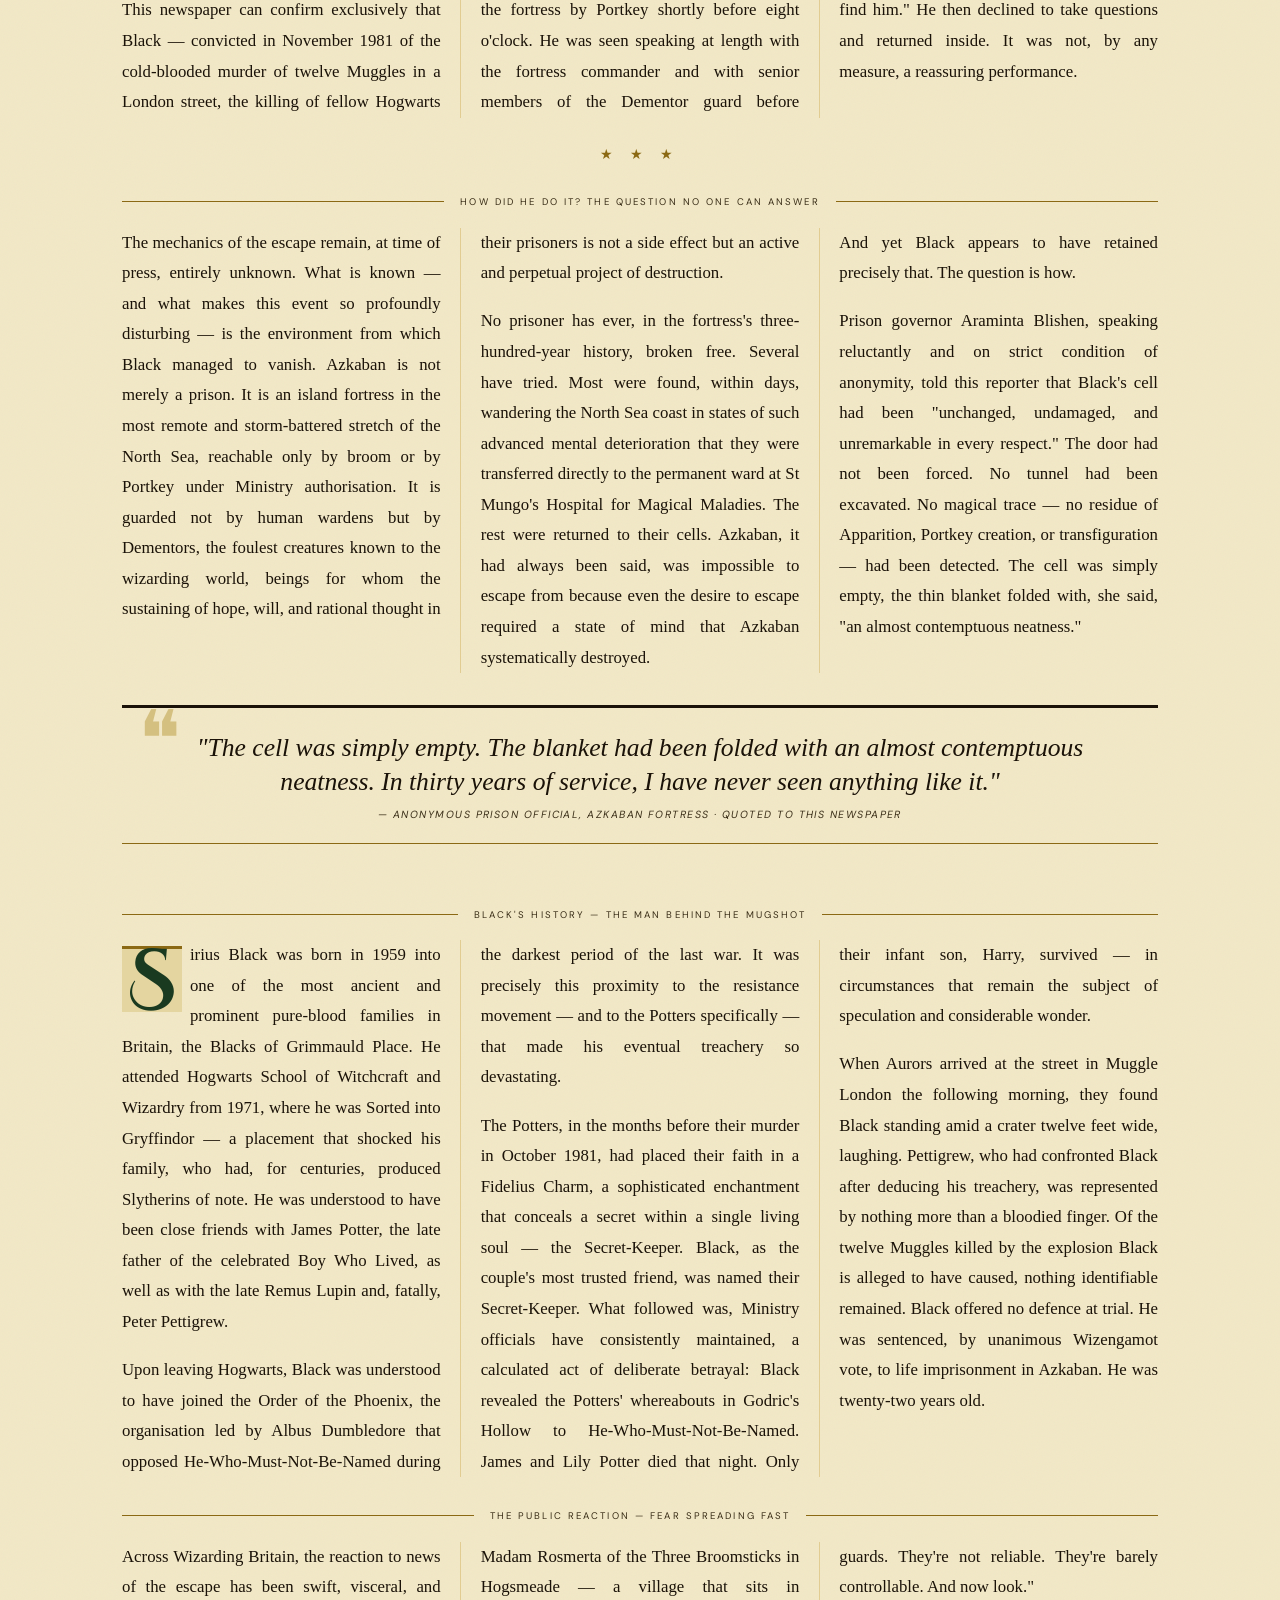
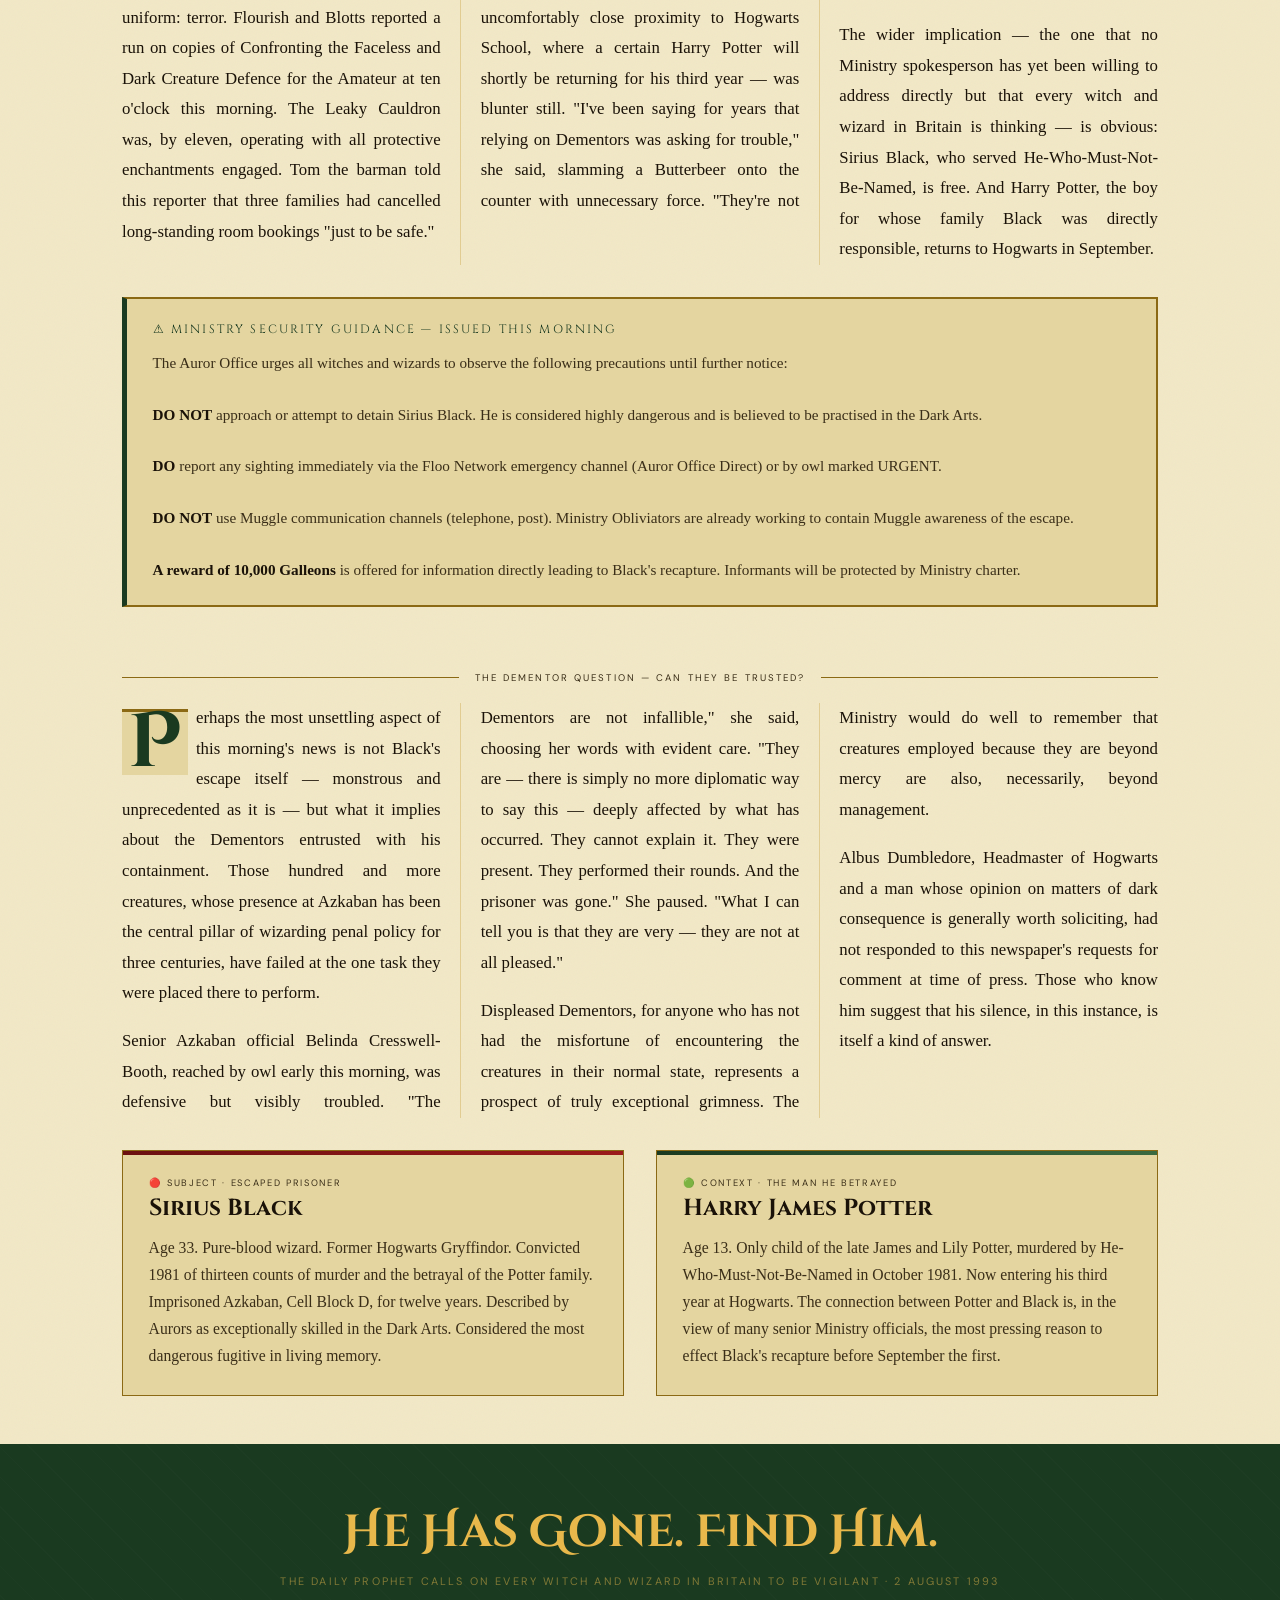
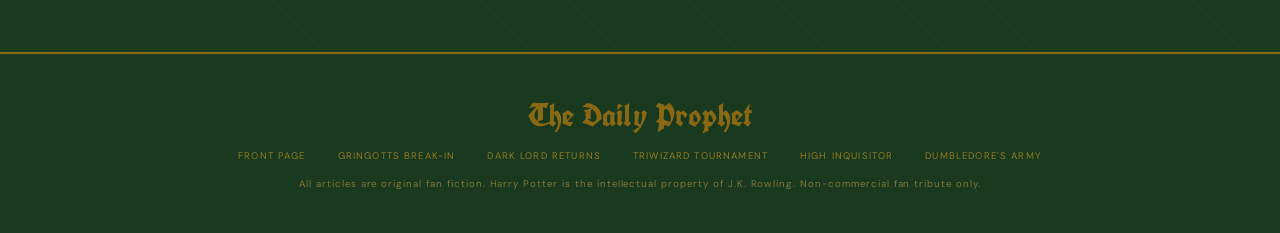
<file: sirius-black.html>
<!DOCTYPE html>
<html lang="en" data-theme="light">
<head>
<meta charset="UTF-8"/>
<meta name="viewport" content="width=device-width, initial-scale=1.0"/>
<title>He Has Gone — Sirius Black Escapes Azkaban · The Daily Prophet</title>
<link rel="stylesheet" href="style.css"/>
</head>
<body>
<div id="progress-bar"></div>
<a class="btt" id="btt" href="#top">↑</a>

<nav class="site-nav" id="top">
  <div class="nav-inner">
    <a class="nav-logo" href="index.html">The Daily Prophet</a>
    <ul class="nav-links">
      <li><a href="index.html">Home</a></li>
      <li><a href="gringotts.html">Gringotts</a></li>
      <li><a href="voldemort-returns.html">Dark Lord Returns</a></li>
      <li><a href="triwizard.html">Triwizard</a></li>
      <li><a href="umbridge.html">Umbridge</a></li>
      <li><a href="dumbledores-army.html">D.A. Exposed</a></li>
    </ul>
    <div class="nav-right">
      <div class="nav-date">2 August 1993</div>
      <button class="theme-btn" id="themeBtn"><span class="ti" id="ticon">🌙</span><span id="tlbl">Dark</span></button>
    </div>
  </div>
</nav>

<div class="article-masthead">
  <div class="a-topbar">The Daily Prophet · Dark Arts &amp; Security · 2 August 1993 · Special Edition</div>
  <div class="a-mastname">The Daily <span>Prophet</span></div>
  <div class="a-orn">✦ ✦ ✦</div>
  <div class="a-mastsub">Wizarding Britain's Newspaper of Record Since 1743</div>
  <div class="a-rule"><hr/><span class="dia">◆</span><hr/></div>
</div>

<div class="category-banner">⚡ Dark Arts &amp; Security — Special Edition — Immediate Release</div>

<div class="article-wrap" style="padding-top:2.5rem">

  <a class="back-link" href="index.html">← Return to Front Page</a>

  <article>
    <div class="art-headline reveal">
      <div class="art-kicker">Azkaban · Exclusive Dispatch · Ministry Confirmed</div>
      <h1 class="art-h1">He Has Gone: Mass Murderer Sirius Black Vanishes From Azkaban in the Fortress's First-Ever Escape</h1>
      <div class="art-deck">Black, serving twelve life sentences for the murders of Peter Pettigrew and thirteen Muggles, and for the betrayal of the Potters to He-Who-Must-Not-Be-Named, was discovered absent from his cell in the early hours of Sunday morning. Minister for Magic Cornelius Fudge has appealed for calm. The nation is anything but calm.</div>
      <div class="art-byline">By <strong>Rita Skeeter</strong>, Senior Correspondent &amp; <strong>Barnabas Cuffe</strong>, Editor-in-Chief · Azkaban Fortress, North Sea</div>
      <div class="art-meta">
        <span>📅 2 August 1993</span>
        <span>📍 Azkaban, North Sea</span>
        <span>🕐 12 min read</span>
      </div>
    </div>

    <div class="stat-strip reveal">
      <div class="stat-cell"><div class="stat-n">12</div><div class="stat-d">Life Sentences Served</div></div>
      <div class="stat-cell"><div class="stat-n">13</div><div class="stat-d">Muggle Victims, 1981</div></div>
      <div class="stat-cell"><div class="stat-n"><em>0</em></div><div class="stat-d">Previous Azkaban Escapes in History</div></div>
      <div class="stat-cell"><div class="stat-n">200+</div><div class="stat-d">Dementors on Guard Duty</div></div>
    </div>

    <div class="wanted-box reveal">
      <div class="wanted-label">⚠ WANTED ⚠</div>
      <div class="wanted-name">SIRIUS BLACK</div>
      <div class="wanted-detail">Age: 33 · Height: 6'1 · Build: Gaunt, emaciated · Hair: Long, black, matted · Eyes: Grey</div>
      <div class="wanted-detail" style="margin-top:.4rem">Considered extremely dangerous. Do not approach. Contact the Auror Office immediately.<br/>Reward: 10,000 Galleons. Information leading to capture treated in strictest confidence.</div>
    </div>

    <div class="art-cols reveal">

      <p class="ap dc">The walls of Azkaban have never been breached. That was the incontrovertible truth upon which the entire apparatus of wizarding law and order has rested for three centuries. Prisoners go in. They do not come out — not alive, and not of their own volition. Until, that is, the early hours of Sunday the first of August, 1993, when Sirius Black, the most reviled prisoner in the fortress's history, simply ceased to be there.</p>

      <p class="ap">This newspaper can confirm exclusively that Black — convicted in November 1981 of the cold-blooded murder of twelve Muggles in a London street, the killing of fellow Hogwarts alumnus and Ministry worker Peter Pettigrew, and the treacherous betrayal of James and Lily Potter to He-Who-Must-Not-Be-Named — was discovered missing from his cell during a routine morning check at approximately five o'clock. The Dementor assigned to his corridor reportedly hovered outside an empty cell for some minutes before raising what passed, among those creatures, for an alarm.</p>

      <p class="ap">Minister for Magic Cornelius Fudge arrived at the fortress by Portkey shortly before eight o'clock. He was seen speaking at length with the fortress commander and with senior members of the Dementor guard before emerging to address a small gathering of reporters — this correspondent among them — on the frost-bitten jetty. His face, ordinarily the picture of ruddy confidence, was the colour of old parchment.</p>

      <p class="ap">"I want to reassure the wizarding public," he said, his voice rather less steady than his words, "that every available resource of the Ministry is being deployed. The Auror Office has been placed on its highest alert. We will find him." He then declined to take questions and returned inside. It was not, by any measure, a reassuring performance.</p>

      <span class="stars">★ ★ ★</span>

      <div class="art-sh"><hr/><span>How Did He Do It? The Question No One Can Answer</span><hr/></div>

      <p class="ap">The mechanics of the escape remain, at time of press, entirely unknown. What is known — and what makes this event so profoundly disturbing — is the environment from which Black managed to vanish. Azkaban is not merely a prison. It is an island fortress in the most remote and storm-battered stretch of the North Sea, reachable only by broom or by Portkey under Ministry authorisation. It is guarded not by human wardens but by Dementors, the foulest creatures known to the wizarding world, beings for whom the sustaining of hope, will, and rational thought in their prisoners is not a side effect but an active and perpetual project of destruction.</p>

      <p class="ap">No prisoner has ever, in the fortress's three-hundred-year history, broken free. Several have tried. Most were found, within days, wandering the North Sea coast in states of such advanced mental deterioration that they were transferred directly to the permanent ward at St Mungo's Hospital for Magical Maladies. The rest were returned to their cells. Azkaban, it had always been said, was impossible to escape from because even the desire to escape required a state of mind that Azkaban systematically destroyed.</p>

      <p class="ap">And yet Black appears to have retained precisely that. The question is how.</p>

      <p class="ap">Prison governor Araminta Blishen, speaking reluctantly and on strict condition of anonymity, told this reporter that Black's cell had been "unchanged, undamaged, and unremarkable in every respect." The door had not been forced. No tunnel had been excavated. No magical trace — no residue of Apparition, Portkey creation, or transfiguration — had been detected. The cell was simply empty, the thin blanket folded with, she said, "an almost contemptuous neatness."</p>

    </div>

    <div class="pq reveal">
      <p class="pq-t">"The cell was simply empty. The blanket had been folded with an almost contemptuous neatness. In thirty years of service, I have never seen anything like it."</p>
      <cite class="pq-c">— Anonymous Prison Official, Azkaban Fortress · Quoted to this newspaper</cite>
    </div>

    <div class="art-cols reveal">

      <div class="art-sh"><hr/><span>Black's History — The Man Behind the Mugshot</span><hr/></div>

      <p class="ap dc">Sirius Black was born in 1959 into one of the most ancient and prominent pure-blood families in Britain, the Blacks of Grimmauld Place. He attended Hogwarts School of Witchcraft and Wizardry from 1971, where he was Sorted into Gryffindor — a placement that shocked his family, who had, for centuries, produced Slytherins of note. He was understood to have been close friends with James Potter, the late father of the celebrated Boy Who Lived, as well as with the late Remus Lupin and, fatally, Peter Pettigrew.</p>

      <p class="ap">Upon leaving Hogwarts, Black was understood to have joined the Order of the Phoenix, the organisation led by Albus Dumbledore that opposed He-Who-Must-Not-Be-Named during the darkest period of the last war. It was precisely this proximity to the resistance movement — and to the Potters specifically — that made his eventual treachery so devastating.</p>

      <p class="ap">The Potters, in the months before their murder in October 1981, had placed their faith in a Fidelius Charm, a sophisticated enchantment that conceals a secret within a single living soul — the Secret-Keeper. Black, as the couple's most trusted friend, was named their Secret-Keeper. What followed was, Ministry officials have consistently maintained, a calculated act of deliberate betrayal: Black revealed the Potters' whereabouts in Godric's Hollow to He-Who-Must-Not-Be-Named. James and Lily Potter died that night. Only their infant son, Harry, survived — in circumstances that remain the subject of speculation and considerable wonder.</p>

      <p class="ap">When Aurors arrived at the street in Muggle London the following morning, they found Black standing amid a crater twelve feet wide, laughing. Pettigrew, who had confronted Black after deducing his treachery, was represented by nothing more than a bloodied finger. Of the twelve Muggles killed by the explosion Black is alleged to have caused, nothing identifiable remained. Black offered no defence at trial. He was sentenced, by unanimous Wizengamot vote, to life imprisonment in Azkaban. He was twenty-two years old.</p>

      <div class="art-sh"><hr/><span>The Public Reaction — Fear Spreading Fast</span><hr/></div>

      <p class="ap">Across Wizarding Britain, the reaction to news of the escape has been swift, visceral, and uniform: terror. Flourish and Blotts reported a run on copies of Confronting the Faceless and Dark Creature Defence for the Amateur at ten o'clock this morning. The Leaky Cauldron was, by eleven, operating with all protective enchantments engaged. Tom the barman told this reporter that three families had cancelled long-standing room bookings "just to be safe."</p>

      <p class="ap">Madam Rosmerta of the Three Broomsticks in Hogsmeade — a village that sits in uncomfortably close proximity to Hogwarts School, where a certain Harry Potter will shortly be returning for his third year — was blunter still. "I've been saying for years that relying on Dementors was asking for trouble," she said, slamming a Butterbeer onto the counter with unnecessary force. "They're not guards. They're not reliable. They're barely controllable. And now look."</p>

      <p class="ap">The wider implication — the one that no Ministry spokesperson has yet been willing to address directly but that every witch and wizard in Britain is thinking — is obvious: Sirius Black, who served He-Who-Must-Not-Be-Named, is free. And Harry Potter, the boy for whose family Black was directly responsible, returns to Hogwarts in September.</p>

    </div>

    <div class="infobox reveal">
      <div class="infobox-title">⚠ Ministry Security Guidance — Issued This Morning</div>
      <div class="infobox-body">
        The Auror Office urges all witches and wizards to observe the following precautions until further notice:<br/><br/>
        <strong>DO NOT</strong> approach or attempt to detain Sirius Black. He is considered highly dangerous and is believed to be practised in the Dark Arts.<br/><br/>
        <strong>DO</strong> report any sighting immediately via the Floo Network emergency channel (Auror Office Direct) or by owl marked URGENT.<br/><br/>
        <strong>DO NOT</strong> use Muggle communication channels (telephone, post). Ministry Obliviators are already working to contain Muggle awareness of the escape.<br/><br/>
        <strong>A reward of 10,000 Galleons</strong> is offered for information directly leading to Black's recapture. Informants will be protected by Ministry charter.
      </div>
    </div>

    <div class="art-cols reveal">

      <div class="art-sh"><hr/><span>The Dementor Question — Can They Be Trusted?</span><hr/></div>

      <p class="ap dc">Perhaps the most unsettling aspect of this morning's news is not Black's escape itself — monstrous and unprecedented as it is — but what it implies about the Dementors entrusted with his containment. Those hundred and more creatures, whose presence at Azkaban has been the central pillar of wizarding penal policy for three centuries, have failed at the one task they were placed there to perform.</p>

      <p class="ap">Senior Azkaban official Belinda Cresswell-Booth, reached by owl early this morning, was defensive but visibly troubled. "The Dementors are not infallible," she said, choosing her words with evident care. "They are — there is simply no more diplomatic way to say this — deeply affected by what has occurred. They cannot explain it. They were present. They performed their rounds. And the prisoner was gone." She paused. "What I can tell you is that they are very — they are not at all pleased."</p>

      <p class="ap">Displeased Dementors, for anyone who has not had the misfortune of encountering the creatures in their normal state, represents a prospect of truly exceptional grimness. The Ministry would do well to remember that creatures employed because they are beyond mercy are also, necessarily, beyond management.</p>

      <p class="ap">Albus Dumbledore, Headmaster of Hogwarts and a man whose opinion on matters of dark consequence is generally worth soliciting, had not responded to this newspaper's requests for comment at time of press. Those who know him suggest that his silence, in this instance, is itself a kind of answer.</p>

    </div>

    <div class="profile-grid reveal">
      <div class="profile-card red">
        <div class="pc-tag">🔴 Subject · Escaped Prisoner</div>
        <div class="pc-name">Sirius Black</div>
        <div class="pc-body">Age 33. Pure-blood wizard. Former Hogwarts Gryffindor. Convicted 1981 of thirteen counts of murder and the betrayal of the Potter family. Imprisoned Azkaban, Cell Block D, for twelve years. Described by Aurors as exceptionally skilled in the Dark Arts. Considered the most dangerous fugitive in living memory.</div>
      </div>
      <div class="profile-card green">
        <div class="pc-tag">🟢 Context · The Man He Betrayed</div>
        <div class="pc-name">Harry James Potter</div>
        <div class="pc-body">Age 13. Only child of the late James and Lily Potter, murdered by He-Who-Must-Not-Be-Named in October 1981. Now entering his third year at Hogwarts. The connection between Potter and Black is, in the view of many senior Ministry officials, the most pressing reason to effect Black's recapture before September the first.</div>
      </div>
    </div>

  </article>

</div>

<div class="article-close reveal">
  <div class="close-txt">He Has Gone. Find Him.</div>
  <div class="close-sub">The Daily Prophet calls on every witch and wizard in Britain to be vigilant · 2 August 1993</div>
</div>

<footer class="site-footer">
  <span class="footer-logo">The Daily Prophet</span>
  <div class="footer-links">
    <a href="index.html">Front Page</a>
    <a href="gringotts.html">Gringotts Break-In</a>
    <a href="voldemort-returns.html">Dark Lord Returns</a>
    <a href="triwizard.html">Triwizard Tournament</a>
    <a href="umbridge.html">High Inquisitor</a>
    <a href="dumbledores-army.html">Dumbledore's Army</a>
  </div>
  <p>All articles are original fan fiction. Harry Potter is the intellectual property of J.K. Rowling. Non-commercial fan tribute only.</p>
</footer>

<script>
window.addEventListener('scroll',()=>{
  const st=document.documentElement.scrollTop;
  const sh=document.documentElement.scrollHeight-document.documentElement.clientHeight;
  document.getElementById('progress-bar').style.width=(st/sh*100)+'%';
  const b=document.getElementById('btt');st>400?b.classList.add('vis'):b.classList.remove('vis');
});
const obs=new IntersectionObserver(es=>{es.forEach(e=>{if(e.isIntersecting)e.target.classList.add('visible')})},{threshold:.06});
document.querySelectorAll('.reveal').forEach(el=>obs.observe(el));
const btn=document.getElementById('themeBtn'),icon=document.getElementById('ticon'),lbl=document.getElementById('tlbl');
let dark=localStorage.getItem('dp-theme')==='dark';
function applyTheme(){document.documentElement.setAttribute('data-theme',dark?'dark':'light');icon.textContent=dark?'☀️':'🌙';lbl.textContent=dark?'Light':'Dark';}
applyTheme();
btn.addEventListener('click',()=>{dark=!dark;localStorage.setItem('dp-theme',dark?'dark':'light');applyTheme();});
</script>
</body>
</html>
</file>
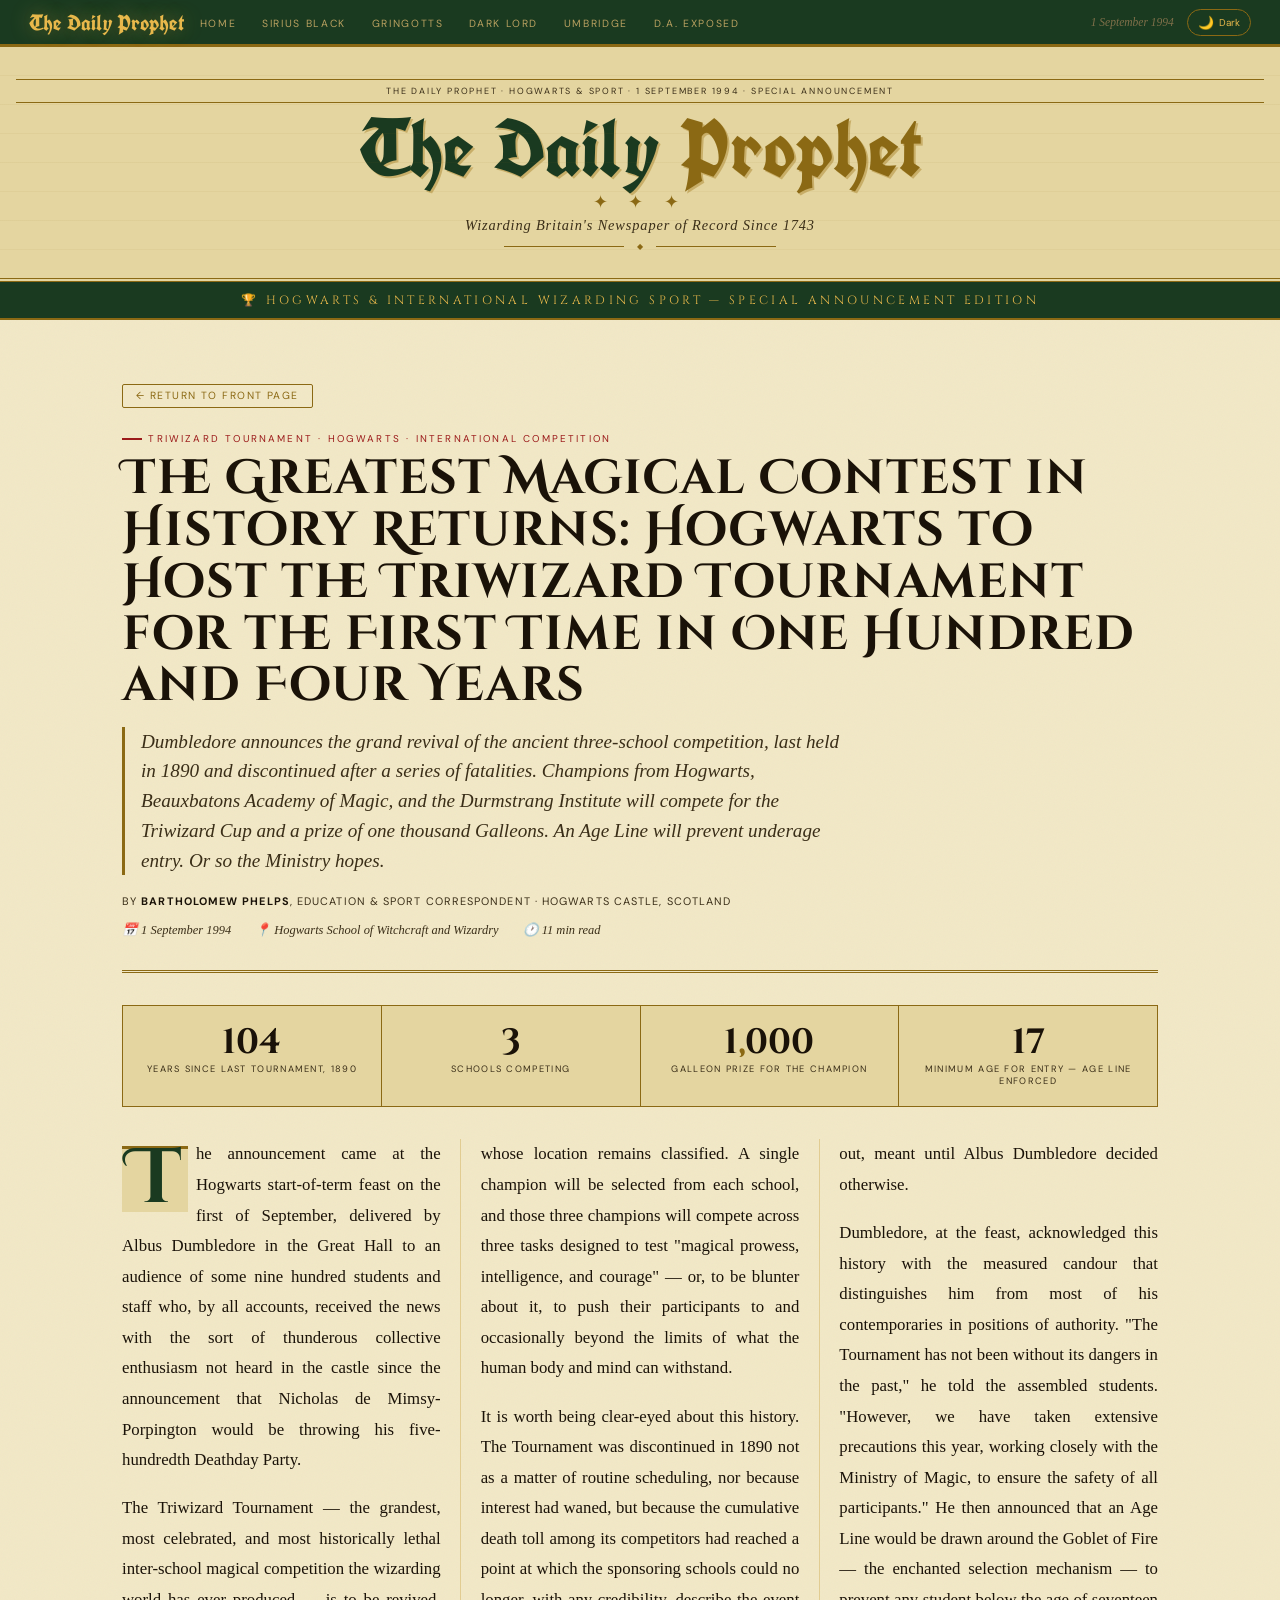
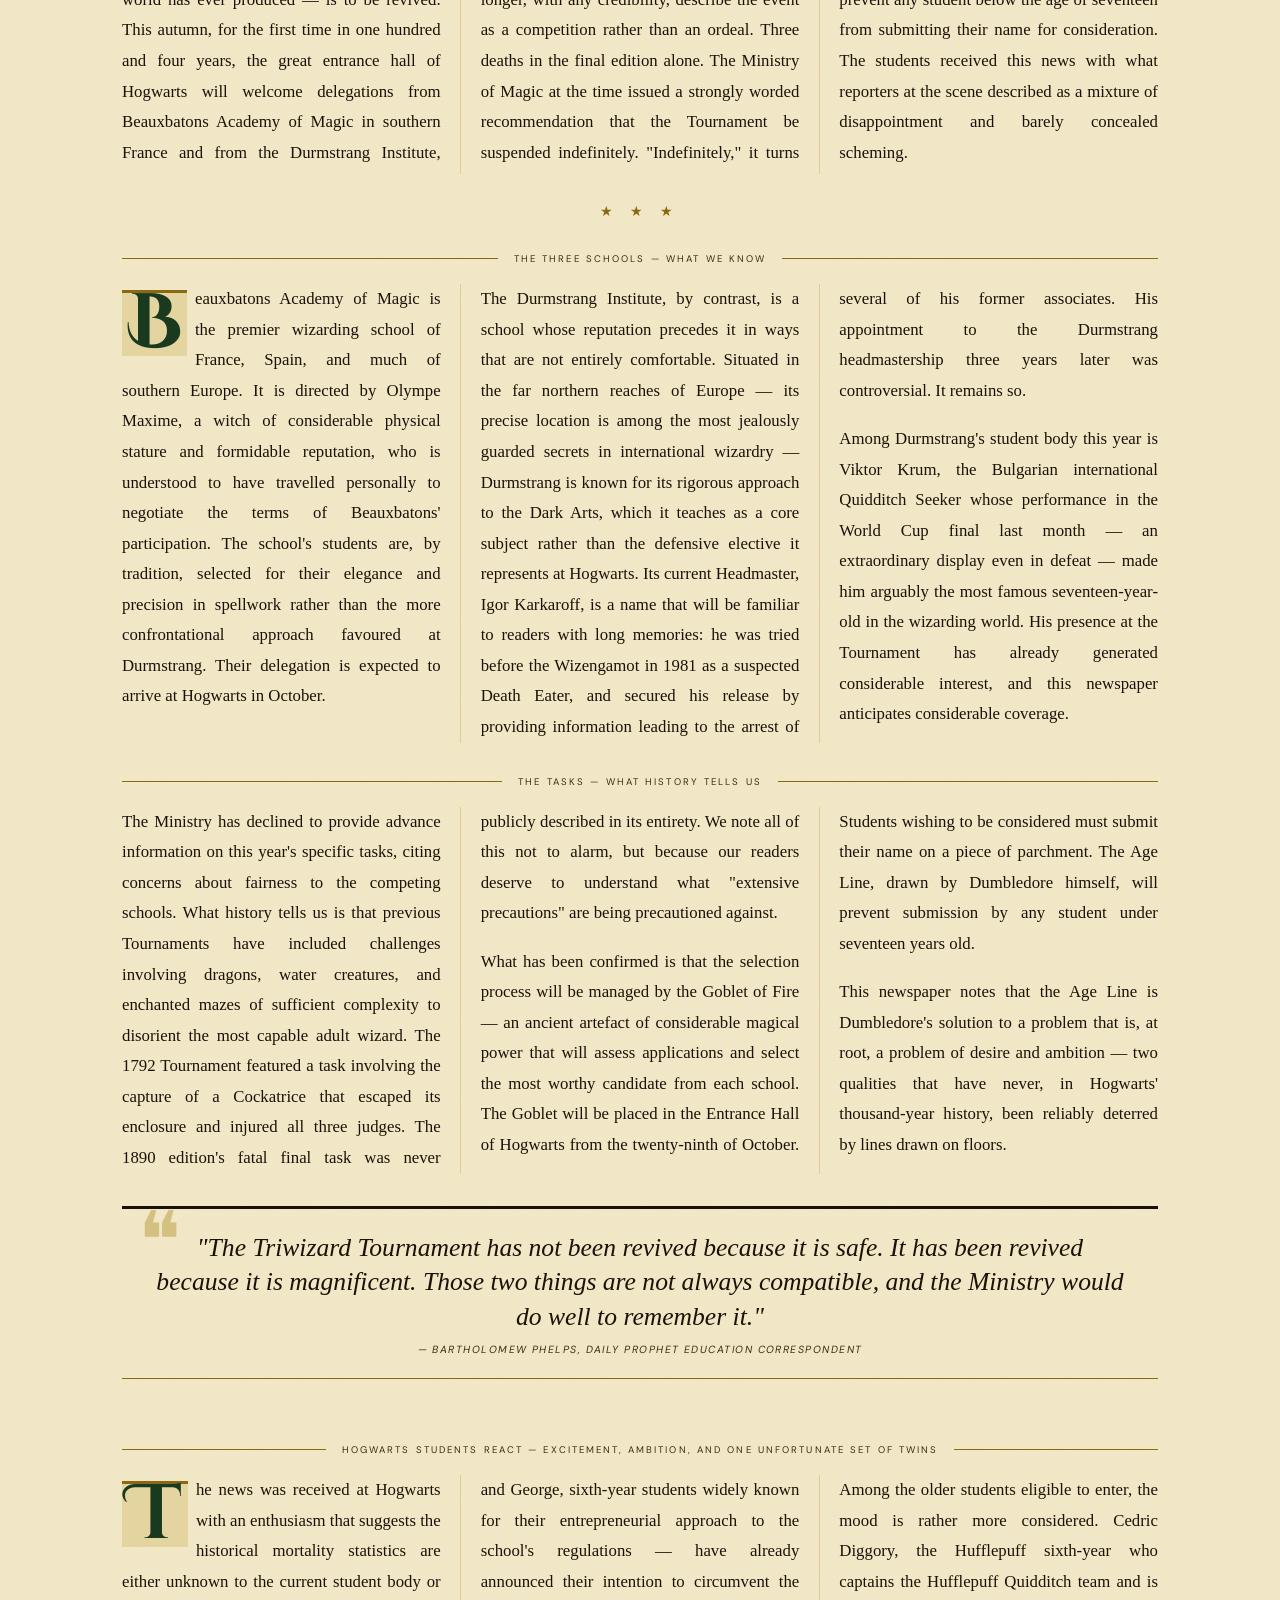
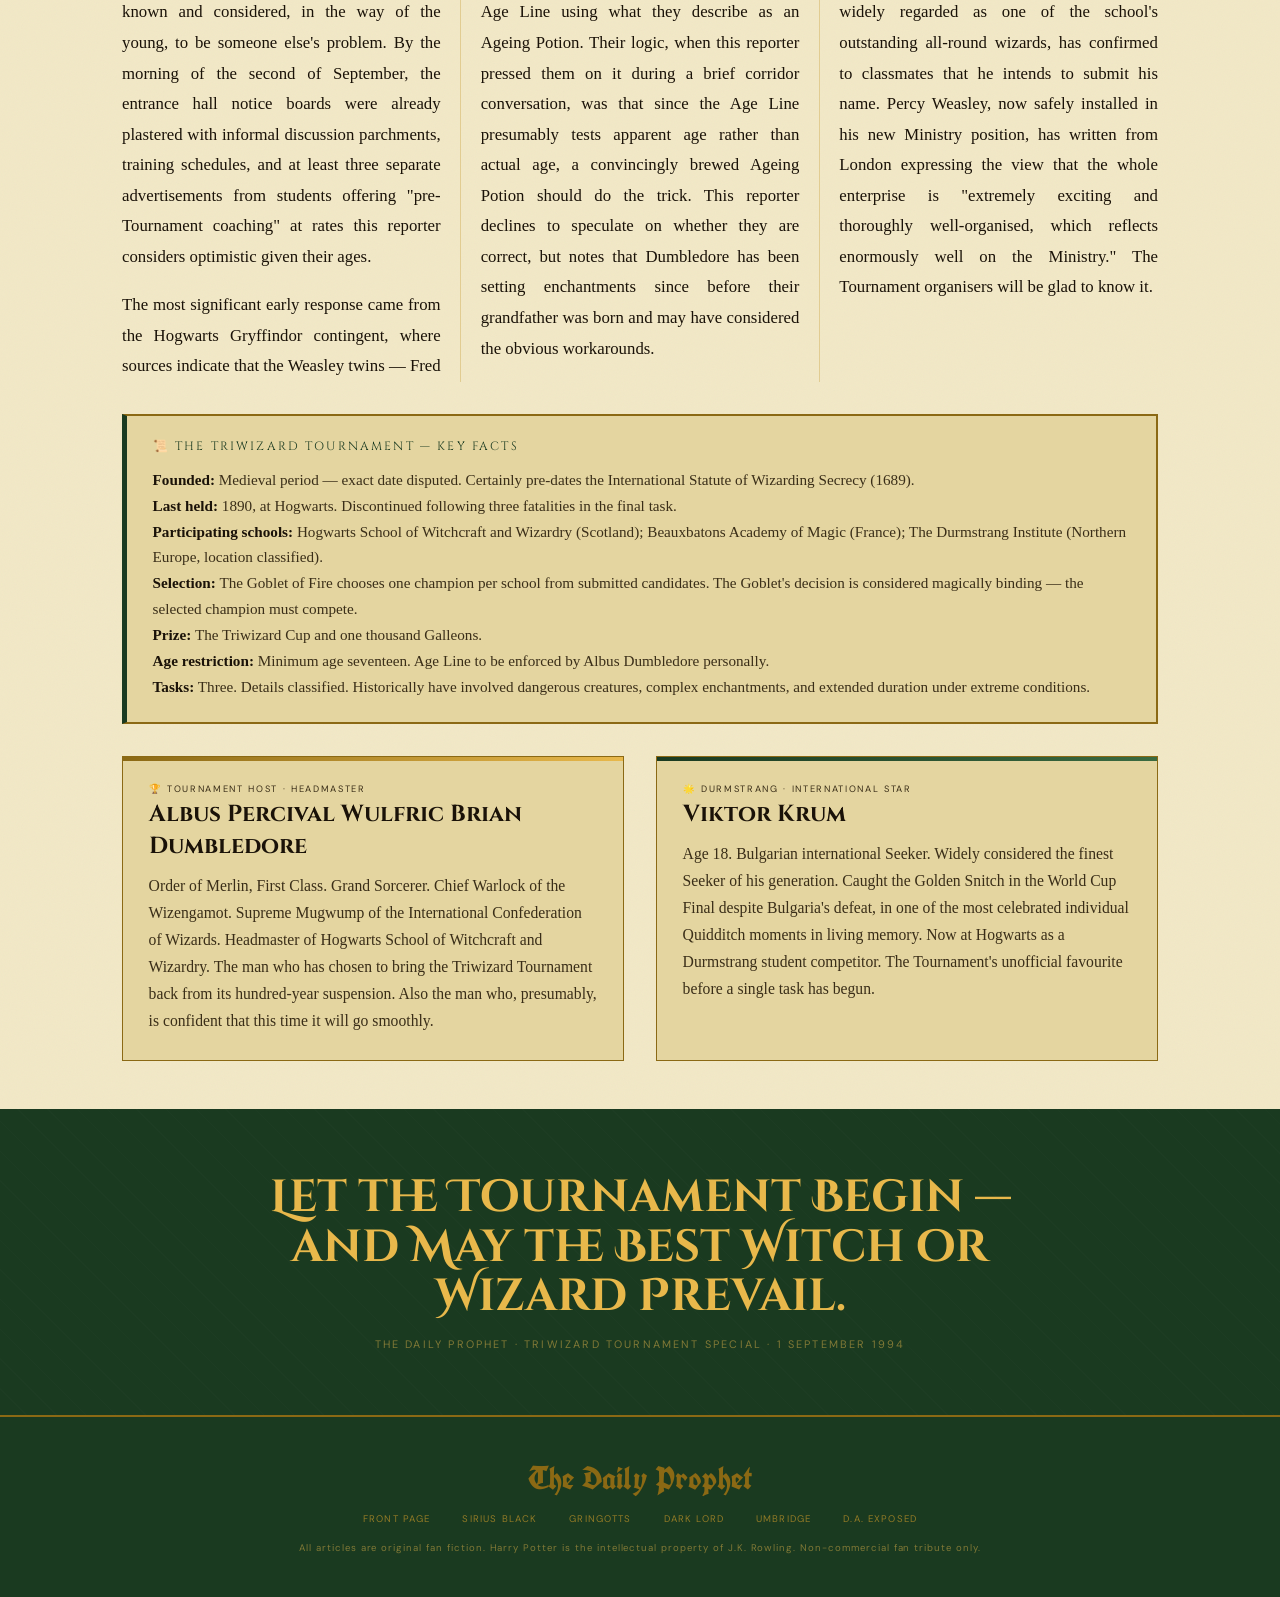
<file: triwizard.html>
<!DOCTYPE html>
<html lang="en" data-theme="light">
<head>
<meta charset="UTF-8"/>
<meta name="viewport" content="width=device-width, initial-scale=1.0"/>
<title>Triwizard Tournament Returns to Hogwarts · The Daily Prophet</title>
<link rel="stylesheet" href="style.css"/>
</head>
<body>
<div id="progress-bar"></div>
<a class="btt" id="btt" href="#top">↑</a>

<nav class="site-nav" id="top">
  <div class="nav-inner">
    <a class="nav-logo" href="index.html">The Daily Prophet</a>
    <ul class="nav-links">
      <li><a href="index.html">Home</a></li>
      <li><a href="sirius-black.html">Sirius Black</a></li>
      <li><a href="gringotts.html">Gringotts</a></li>
      <li><a href="voldemort-returns.html">Dark Lord</a></li>
      <li><a href="umbridge.html">Umbridge</a></li>
      <li><a href="dumbledores-army.html">D.A. Exposed</a></li>
    </ul>
    <div class="nav-right">
      <div class="nav-date">1 September 1994</div>
      <button class="theme-btn" id="themeBtn"><span class="ti" id="ticon">🌙</span><span id="tlbl">Dark</span></button>
    </div>
  </div>
</nav>

<div class="article-masthead">
  <div class="a-topbar">The Daily Prophet · Hogwarts &amp; Sport · 1 September 1994 · Special Announcement</div>
  <div class="a-mastname">The Daily <span>Prophet</span></div>
  <div class="a-orn">✦ ✦ ✦</div>
  <div class="a-mastsub">Wizarding Britain's Newspaper of Record Since 1743</div>
  <div class="a-rule"><hr/><span class="dia">◆</span><hr/></div>
</div>

<div class="category-banner">🏆 Hogwarts &amp; International Wizarding Sport — Special Announcement Edition</div>

<div class="article-wrap" style="padding-top:2.5rem">
  <a class="back-link" href="index.html">← Return to Front Page</a>

  <article>
    <div class="art-headline reveal">
      <div class="art-kicker">Triwizard Tournament · Hogwarts · International Competition</div>
      <h1 class="art-h1">The Greatest Magical Contest in History Returns: Hogwarts to Host the Triwizard Tournament for the First Time in One Hundred and Four Years</h1>
      <div class="art-deck">Dumbledore announces the grand revival of the ancient three-school competition, last held in 1890 and discontinued after a series of fatalities. Champions from Hogwarts, Beauxbatons Academy of Magic, and the Durmstrang Institute will compete for the Triwizard Cup and a prize of one thousand Galleons. An Age Line will prevent underage entry. Or so the Ministry hopes.</div>
      <div class="art-byline">By <strong>Bartholomew Phelps</strong>, Education &amp; Sport Correspondent · Hogwarts Castle, Scotland</div>
      <div class="art-meta">
        <span>📅 1 September 1994</span>
        <span>📍 Hogwarts School of Witchcraft and Wizardry</span>
        <span>🕐 11 min read</span>
      </div>
    </div>

    <div class="stat-strip reveal">
      <div class="stat-cell"><div class="stat-n">104</div><div class="stat-d">Years Since Last Tournament, 1890</div></div>
      <div class="stat-cell"><div class="stat-n">3</div><div class="stat-d">Schools Competing</div></div>
      <div class="stat-cell"><div class="stat-n">1<em>,</em>000</div><div class="stat-d">Galleon Prize for the Champion</div></div>
      <div class="stat-cell"><div class="stat-n">17</div><div class="stat-d">Minimum Age for Entry — Age Line Enforced</div></div>
    </div>

    <div class="art-cols reveal">

      <p class="ap dc">The announcement came at the Hogwarts start-of-term feast on the first of September, delivered by Albus Dumbledore in the Great Hall to an audience of some nine hundred students and staff who, by all accounts, received the news with the sort of thunderous collective enthusiasm not heard in the castle since the announcement that Nicholas de Mimsy-Porpington would be throwing his five-hundredth Deathday Party.</p>

      <p class="ap">The Triwizard Tournament — the grandest, most celebrated, and most historically lethal inter-school magical competition the wizarding world has ever produced — is to be revived. This autumn, for the first time in one hundred and four years, the great entrance hall of Hogwarts will welcome delegations from Beauxbatons Academy of Magic in southern France and from the Durmstrang Institute, whose location remains classified. A single champion will be selected from each school, and those three champions will compete across three tasks designed to test "magical prowess, intelligence, and courage" — or, to be blunter about it, to push their participants to and occasionally beyond the limits of what the human body and mind can withstand.</p>

      <p class="ap">It is worth being clear-eyed about this history. The Tournament was discontinued in 1890 not as a matter of routine scheduling, nor because interest had waned, but because the cumulative death toll among its competitors had reached a point at which the sponsoring schools could no longer, with any credibility, describe the event as a competition rather than an ordeal. Three deaths in the final edition alone. The Ministry of Magic at the time issued a strongly worded recommendation that the Tournament be suspended indefinitely. "Indefinitely," it turns out, meant until Albus Dumbledore decided otherwise.</p>

      <p class="ap">Dumbledore, at the feast, acknowledged this history with the measured candour that distinguishes him from most of his contemporaries in positions of authority. "The Tournament has not been without its dangers in the past," he told the assembled students. "However, we have taken extensive precautions this year, working closely with the Ministry of Magic, to ensure the safety of all participants." He then announced that an Age Line would be drawn around the Goblet of Fire — the enchanted selection mechanism — to prevent any student below the age of seventeen from submitting their name for consideration. The students received this news with what reporters at the scene described as a mixture of disappointment and barely concealed scheming.</p>

      <span class="stars">★ ★ ★</span>

      <div class="art-sh"><hr/><span>The Three Schools — What We Know</span><hr/></div>

      <p class="ap dc">Beauxbatons Academy of Magic is the premier wizarding school of France, Spain, and much of southern Europe. It is directed by Olympe Maxime, a witch of considerable physical stature and formidable reputation, who is understood to have travelled personally to negotiate the terms of Beauxbatons' participation. The school's students are, by tradition, selected for their elegance and precision in spellwork rather than the more confrontational approach favoured at Durmstrang. Their delegation is expected to arrive at Hogwarts in October.</p>

      <p class="ap">The Durmstrang Institute, by contrast, is a school whose reputation precedes it in ways that are not entirely comfortable. Situated in the far northern reaches of Europe — its precise location is among the most jealously guarded secrets in international wizardry — Durmstrang is known for its rigorous approach to the Dark Arts, which it teaches as a core subject rather than the defensive elective it represents at Hogwarts. Its current Headmaster, Igor Karkaroff, is a name that will be familiar to readers with long memories: he was tried before the Wizengamot in 1981 as a suspected Death Eater, and secured his release by providing information leading to the arrest of several of his former associates. His appointment to the Durmstrang headmastership three years later was controversial. It remains so.</p>

      <p class="ap">Among Durmstrang's student body this year is Viktor Krum, the Bulgarian international Quidditch Seeker whose performance in the World Cup final last month — an extraordinary display even in defeat — made him arguably the most famous seventeen-year-old in the wizarding world. His presence at the Tournament has already generated considerable interest, and this newspaper anticipates considerable coverage.</p>

      <div class="art-sh"><hr/><span>The Tasks — What History Tells Us</span><hr/></div>

      <p class="ap">The Ministry has declined to provide advance information on this year's specific tasks, citing concerns about fairness to the competing schools. What history tells us is that previous Tournaments have included challenges involving dragons, water creatures, and enchanted mazes of sufficient complexity to disorient the most capable adult wizard. The 1792 Tournament featured a task involving the capture of a Cockatrice that escaped its enclosure and injured all three judges. The 1890 edition's fatal final task was never publicly described in its entirety. We note all of this not to alarm, but because our readers deserve to understand what "extensive precautions" are being precautioned against.</p>

      <p class="ap">What has been confirmed is that the selection process will be managed by the Goblet of Fire — an ancient artefact of considerable magical power that will assess applications and select the most worthy candidate from each school. The Goblet will be placed in the Entrance Hall of Hogwarts from the twenty-ninth of October. Students wishing to be considered must submit their name on a piece of parchment. The Age Line, drawn by Dumbledore himself, will prevent submission by any student under seventeen years old.</p>

      <p class="ap">This newspaper notes that the Age Line is Dumbledore's solution to a problem that is, at root, a problem of desire and ambition — two qualities that have never, in Hogwarts' thousand-year history, been reliably deterred by lines drawn on floors.</p>

    </div>

    <div class="pq reveal">
      <p class="pq-t">"The Triwizard Tournament has not been revived because it is safe. It has been revived because it is magnificent. Those two things are not always compatible, and the Ministry would do well to remember it."</p>
      <cite class="pq-c">— Bartholomew Phelps, Daily Prophet Education Correspondent</cite>
    </div>

    <div class="art-cols reveal">

      <div class="art-sh"><hr/><span>Hogwarts Students React — Excitement, Ambition, and One Unfortunate Set of Twins</span><hr/></div>

      <p class="ap dc">The news was received at Hogwarts with an enthusiasm that suggests the historical mortality statistics are either unknown to the current student body or known and considered, in the way of the young, to be someone else's problem. By the morning of the second of September, the entrance hall notice boards were already plastered with informal discussion parchments, training schedules, and at least three separate advertisements from students offering "pre-Tournament coaching" at rates this reporter considers optimistic given their ages.</p>

      <p class="ap">The most significant early response came from the Hogwarts Gryffindor contingent, where sources indicate that the Weasley twins — Fred and George, sixth-year students widely known for their entrepreneurial approach to the school's regulations — have already announced their intention to circumvent the Age Line using what they describe as an Ageing Potion. Their logic, when this reporter pressed them on it during a brief corridor conversation, was that since the Age Line presumably tests apparent age rather than actual age, a convincingly brewed Ageing Potion should do the trick. This reporter declines to speculate on whether they are correct, but notes that Dumbledore has been setting enchantments since before their grandfather was born and may have considered the obvious workarounds.</p>

      <p class="ap">Among the older students eligible to enter, the mood is rather more considered. Cedric Diggory, the Hufflepuff sixth-year who captains the Hufflepuff Quidditch team and is widely regarded as one of the school's outstanding all-round wizards, has confirmed to classmates that he intends to submit his name. Percy Weasley, now safely installed in his new Ministry position, has written from London expressing the view that the whole enterprise is "extremely exciting and thoroughly well-organised, which reflects enormously well on the Ministry." The Tournament organisers will be glad to know it.</p>

    </div>

    <div class="infobox reveal">
      <div class="infobox-title">📜 The Triwizard Tournament — Key Facts</div>
      <div class="infobox-body">
        <strong>Founded:</strong> Medieval period — exact date disputed. Certainly pre-dates the International Statute of Wizarding Secrecy (1689).<br/>
        <strong>Last held:</strong> 1890, at Hogwarts. Discontinued following three fatalities in the final task.<br/>
        <strong>Participating schools:</strong> Hogwarts School of Witchcraft and Wizardry (Scotland); Beauxbatons Academy of Magic (France); The Durmstrang Institute (Northern Europe, location classified).<br/>
        <strong>Selection:</strong> The Goblet of Fire chooses one champion per school from submitted candidates. The Goblet's decision is considered magically binding — the selected champion must compete.<br/>
        <strong>Prize:</strong> The Triwizard Cup and one thousand Galleons.<br/>
        <strong>Age restriction:</strong> Minimum age seventeen. Age Line to be enforced by Albus Dumbledore personally.<br/>
        <strong>Tasks:</strong> Three. Details classified. Historically have involved dangerous creatures, complex enchantments, and extended duration under extreme conditions.
      </div>
    </div>

    <div class="profile-grid reveal">
      <div class="profile-card gold">
        <div class="pc-tag">🏆 Tournament Host · Headmaster</div>
        <div class="pc-name">Albus Percival Wulfric Brian Dumbledore</div>
        <div class="pc-body">Order of Merlin, First Class. Grand Sorcerer. Chief Warlock of the Wizengamot. Supreme Mugwump of the International Confederation of Wizards. Headmaster of Hogwarts School of Witchcraft and Wizardry. The man who has chosen to bring the Triwizard Tournament back from its hundred-year suspension. Also the man who, presumably, is confident that this time it will go smoothly.</div>
      </div>
      <div class="profile-card green">
        <div class="pc-tag">🌟 Durmstrang · International Star</div>
        <div class="pc-name">Viktor Krum</div>
        <div class="pc-body">Age 18. Bulgarian international Seeker. Widely considered the finest Seeker of his generation. Caught the Golden Snitch in the World Cup Final despite Bulgaria's defeat, in one of the most celebrated individual Quidditch moments in living memory. Now at Hogwarts as a Durmstrang student competitor. The Tournament's unofficial favourite before a single task has begun.</div>
      </div>
    </div>

  </article>
</div>

<div class="article-close reveal">
  <div class="close-txt">Let the Tournament Begin — and May the Best Witch or Wizard Prevail.</div>
  <div class="close-sub">The Daily Prophet · Triwizard Tournament Special · 1 September 1994</div>
</div>

<footer class="site-footer">
  <span class="footer-logo">The Daily Prophet</span>
  <div class="footer-links">
    <a href="index.html">Front Page</a>
    <a href="sirius-black.html">Sirius Black</a>
    <a href="gringotts.html">Gringotts</a>
    <a href="voldemort-returns.html">Dark Lord</a>
    <a href="umbridge.html">Umbridge</a>
    <a href="dumbledores-army.html">D.A. Exposed</a>
  </div>
  <p>All articles are original fan fiction. Harry Potter is the intellectual property of J.K. Rowling. Non-commercial fan tribute only.</p>
</footer>
<script>
window.addEventListener('scroll',()=>{const st=document.documentElement.scrollTop;const sh=document.documentElement.scrollHeight-document.documentElement.clientHeight;document.getElementById('progress-bar').style.width=(st/sh*100)+'%';const b=document.getElementById('btt');st>400?b.classList.add('vis'):b.classList.remove('vis');});
const obs=new IntersectionObserver(es=>{es.forEach(e=>{if(e.isIntersecting)e.target.classList.add('visible')})},{threshold:.06});
document.querySelectorAll('.reveal').forEach(el=>obs.observe(el));
const btn=document.getElementById('themeBtn'),icon=document.getElementById('ticon'),lbl=document.getElementById('tlbl');
let dark=localStorage.getItem('dp-theme')==='dark';
function applyTheme(){document.documentElement.setAttribute('data-theme',dark?'dark':'light');icon.textContent=dark?'☀️':'🌙';lbl.textContent=dark?'Light':'Dark';}
applyTheme();btn.addEventListener('click',()=>{dark=!dark;localStorage.setItem('dp-theme',dark?'dark':'light');applyTheme();});
</script>
</body>
</html>
</file>
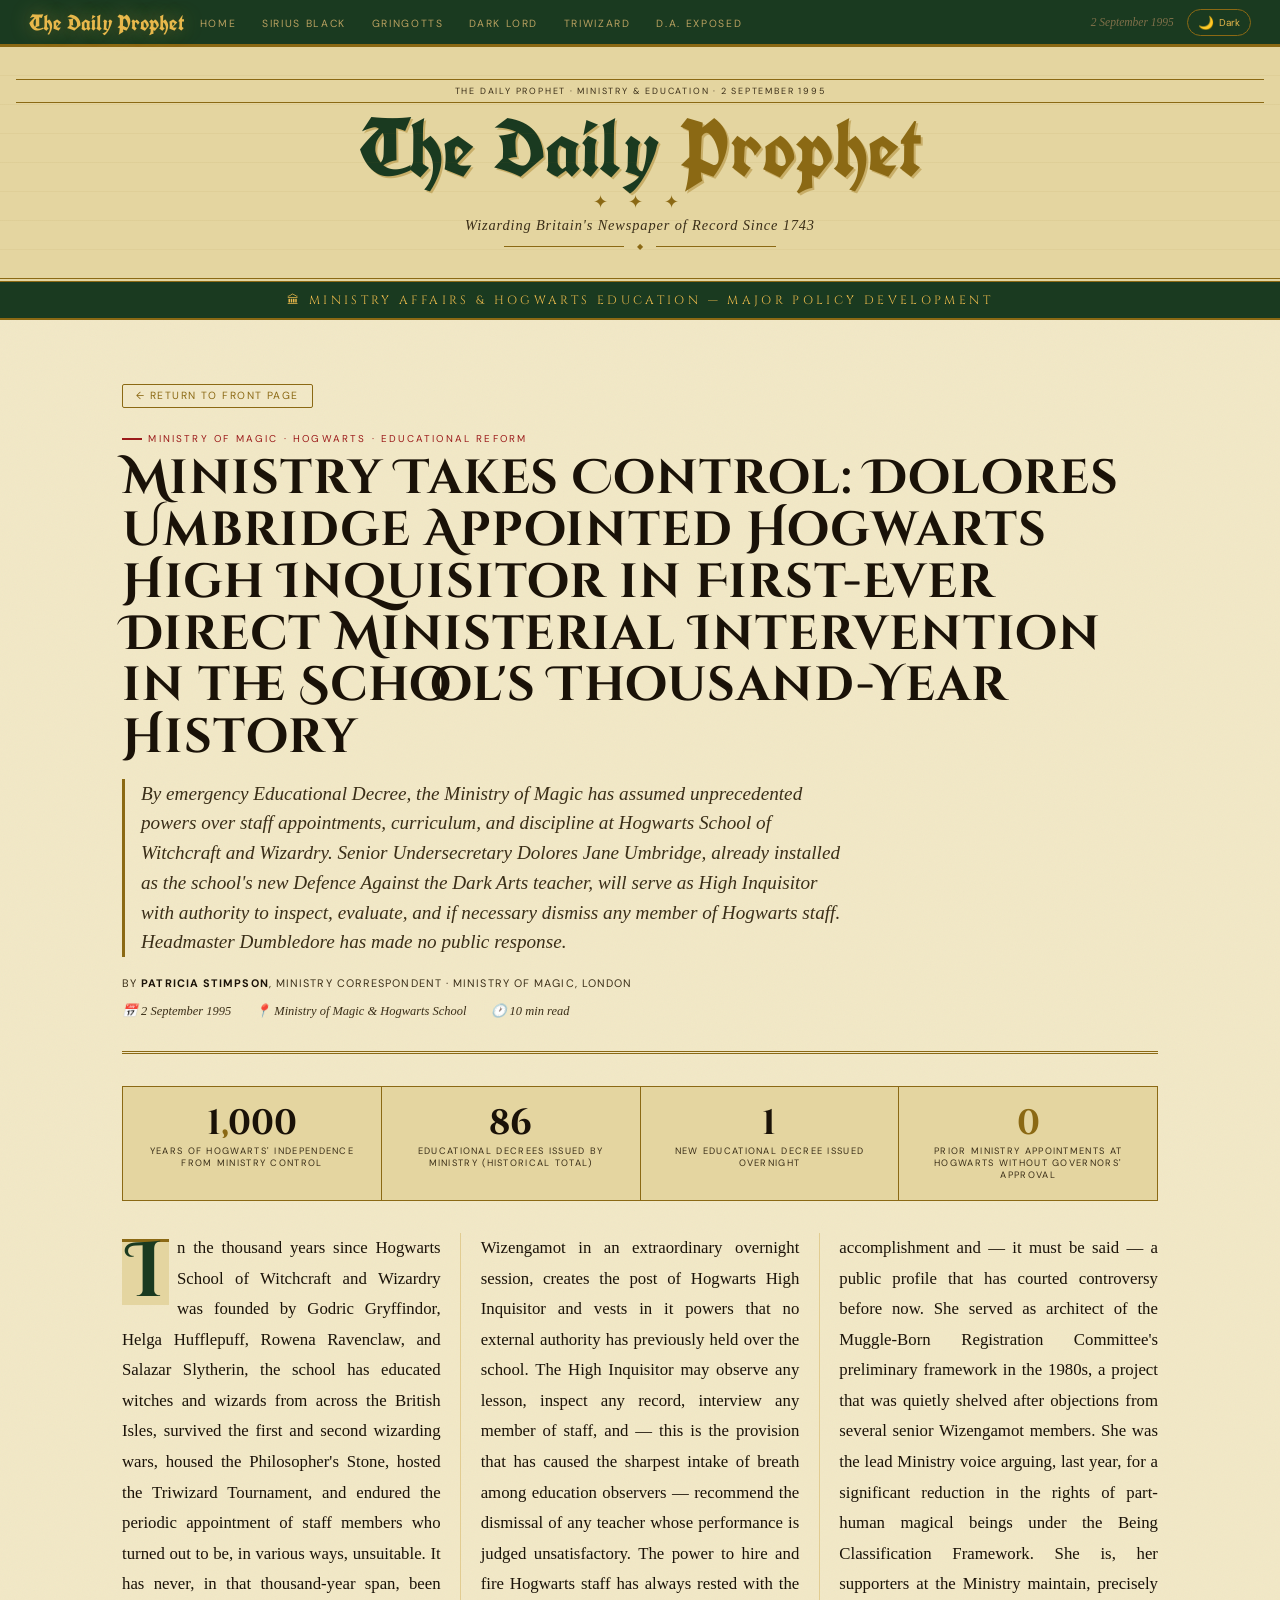
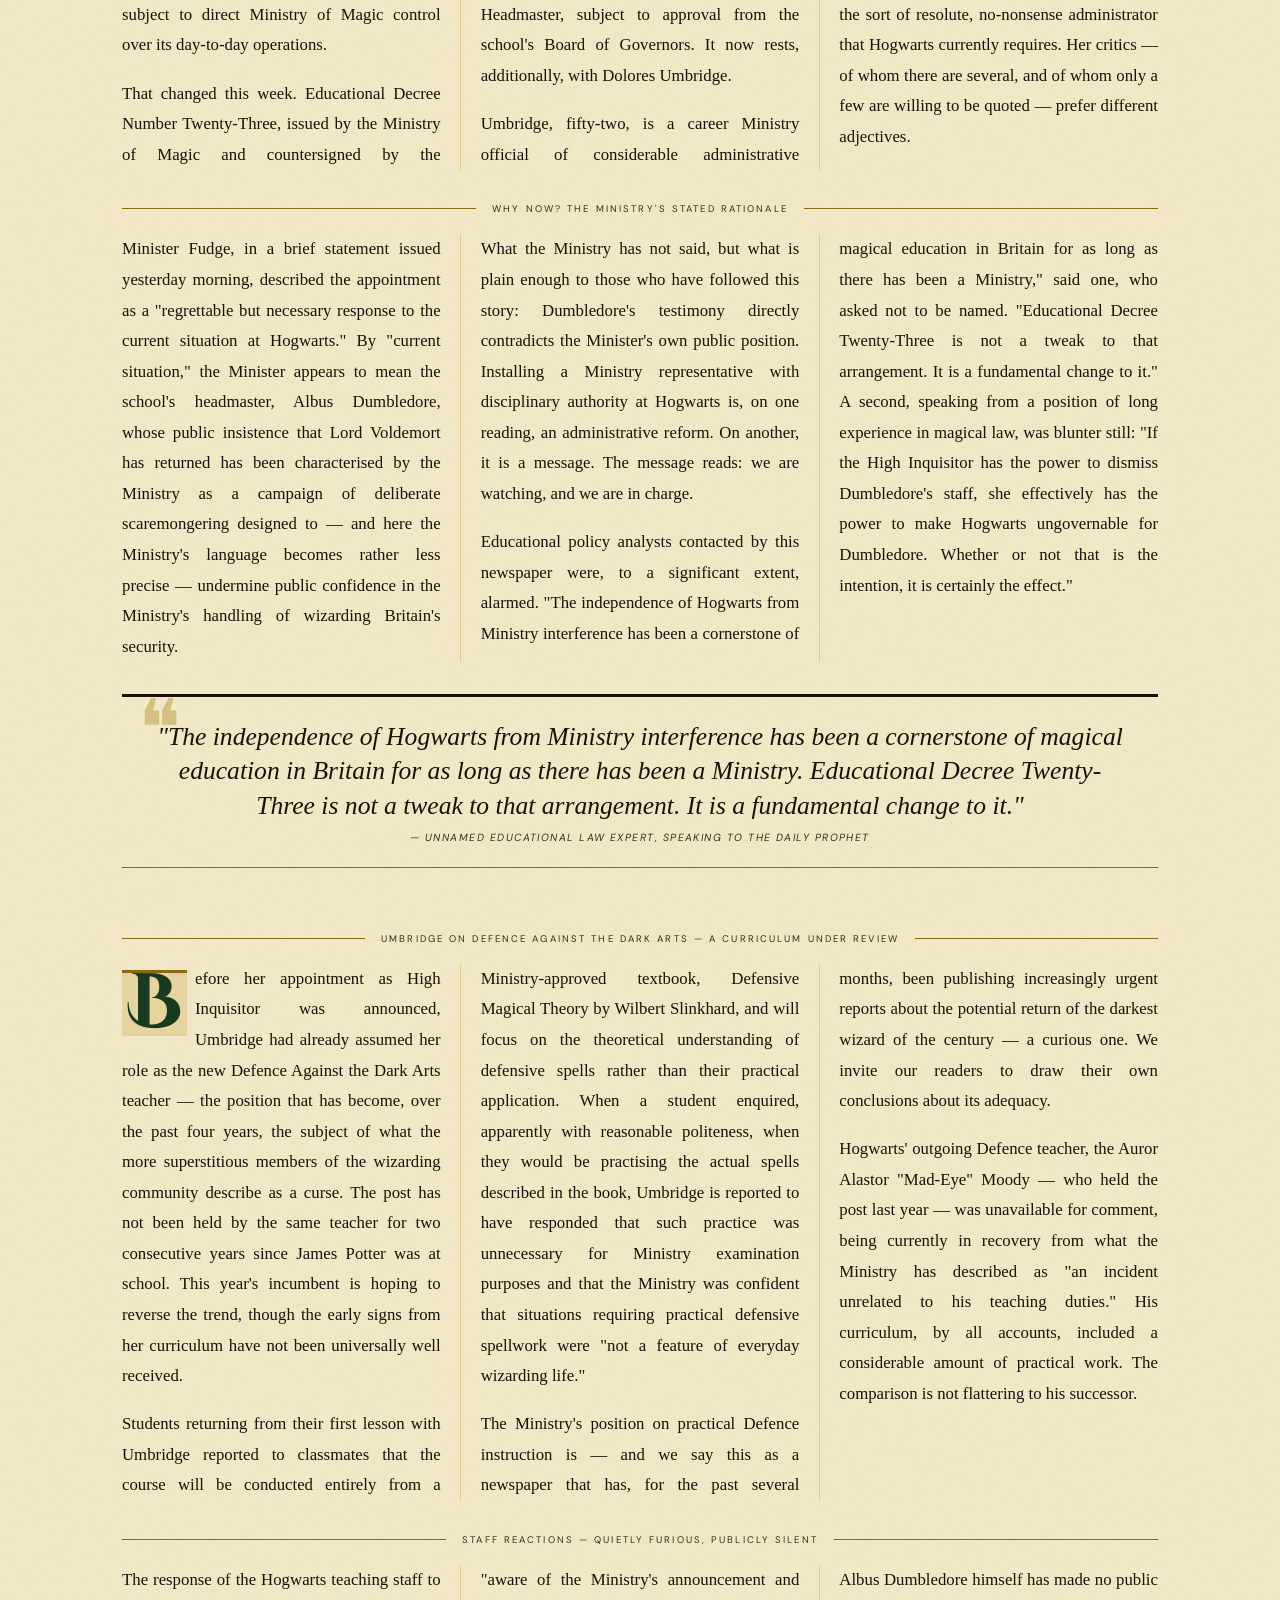
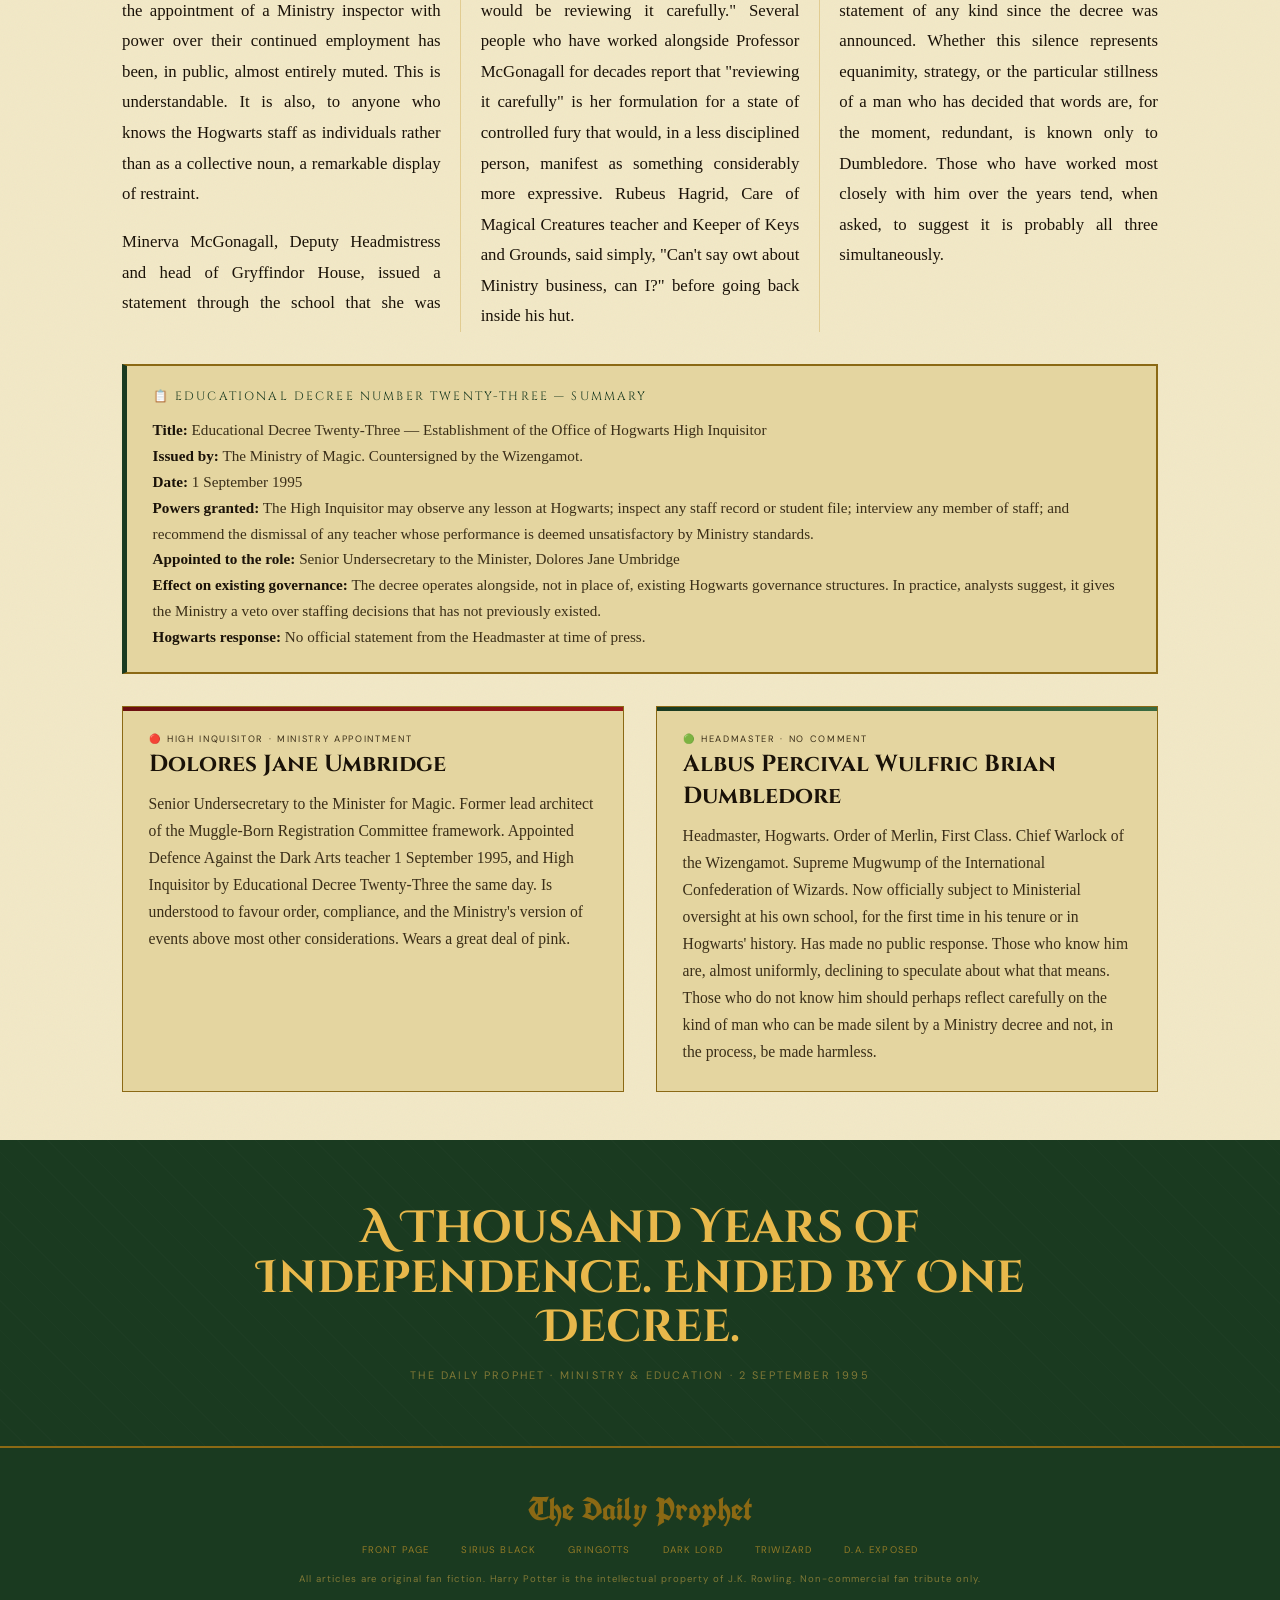
<file: umbridge.html>
<!DOCTYPE html>
<html lang="en" data-theme="light">
<head>
<meta charset="UTF-8"/>
<meta name="viewport" content="width=device-width, initial-scale=1.0"/>
<title>Umbridge: High Inquisitor of Hogwarts · The Daily Prophet</title>
<link rel="stylesheet" href="style.css"/>
</head>
<body>
<div id="progress-bar"></div>
<a class="btt" id="btt" href="#top">↑</a>

<nav class="site-nav" id="top">
  <div class="nav-inner">
    <a class="nav-logo" href="index.html">The Daily Prophet</a>
    <ul class="nav-links">
      <li><a href="index.html">Home</a></li>
      <li><a href="sirius-black.html">Sirius Black</a></li>
      <li><a href="gringotts.html">Gringotts</a></li>
      <li><a href="voldemort-returns.html">Dark Lord</a></li>
      <li><a href="triwizard.html">Triwizard</a></li>
      <li><a href="dumbledores-army.html">D.A. Exposed</a></li>
    </ul>
    <div class="nav-right">
      <div class="nav-date">2 September 1995</div>
      <button class="theme-btn" id="themeBtn"><span class="ti" id="ticon">🌙</span><span id="tlbl">Dark</span></button>
    </div>
  </div>
</nav>

<div class="article-masthead">
  <div class="a-topbar">The Daily Prophet · Ministry &amp; Education · 2 September 1995</div>
  <div class="a-mastname">The Daily <span>Prophet</span></div>
  <div class="a-orn">✦ ✦ ✦</div>
  <div class="a-mastsub">Wizarding Britain's Newspaper of Record Since 1743</div>
  <div class="a-rule"><hr/><span class="dia">◆</span><hr/></div>
</div>

<div class="category-banner">🏛 Ministry Affairs &amp; Hogwarts Education — Major Policy Development</div>

<div class="article-wrap" style="padding-top:2.5rem">
  <a class="back-link" href="index.html">← Return to Front Page</a>

  <article>
    <div class="art-headline reveal">
      <div class="art-kicker">Ministry of Magic · Hogwarts · Educational Reform</div>
      <h1 class="art-h1">Ministry Takes Control: Dolores Umbridge Appointed Hogwarts High Inquisitor in First-Ever Direct Ministerial Intervention in the School's Thousand-Year History</h1>
      <div class="art-deck">By emergency Educational Decree, the Ministry of Magic has assumed unprecedented powers over staff appointments, curriculum, and discipline at Hogwarts School of Witchcraft and Wizardry. Senior Undersecretary Dolores Jane Umbridge, already installed as the school's new Defence Against the Dark Arts teacher, will serve as High Inquisitor with authority to inspect, evaluate, and if necessary dismiss any member of Hogwarts staff. Headmaster Dumbledore has made no public response.</div>
      <div class="art-byline">By <strong>Patricia Stimpson</strong>, Ministry Correspondent · Ministry of Magic, London</div>
      <div class="art-meta">
        <span>📅 2 September 1995</span>
        <span>📍 Ministry of Magic &amp; Hogwarts School</span>
        <span>🕐 10 min read</span>
      </div>
    </div>

    <div class="stat-strip reveal">
      <div class="stat-cell"><div class="stat-n">1<em>,</em>000</div><div class="stat-d">Years of Hogwarts' Independence from Ministry Control</div></div>
      <div class="stat-cell"><div class="stat-n">86</div><div class="stat-d">Educational Decrees Issued by Ministry (Historical Total)</div></div>
      <div class="stat-cell"><div class="stat-n">1</div><div class="stat-d">New Educational Decree Issued Overnight</div></div>
      <div class="stat-cell"><div class="stat-n"><em>0</em></div><div class="stat-d">Prior Ministry Appointments at Hogwarts Without Governors' Approval</div></div>
    </div>

    <div class="art-cols reveal">

      <p class="ap dc">In the thousand years since Hogwarts School of Witchcraft and Wizardry was founded by Godric Gryffindor, Helga Hufflepuff, Rowena Ravenclaw, and Salazar Slytherin, the school has educated witches and wizards from across the British Isles, survived the first and second wizarding wars, housed the Philosopher's Stone, hosted the Triwizard Tournament, and endured the periodic appointment of staff members who turned out to be, in various ways, unsuitable. It has never, in that thousand-year span, been subject to direct Ministry of Magic control over its day-to-day operations.</p>

      <p class="ap">That changed this week. Educational Decree Number Twenty-Three, issued by the Ministry of Magic and countersigned by the Wizengamot in an extraordinary overnight session, creates the post of Hogwarts High Inquisitor and vests in it powers that no external authority has previously held over the school. The High Inquisitor may observe any lesson, inspect any record, interview any member of staff, and — this is the provision that has caused the sharpest intake of breath among education observers — recommend the dismissal of any teacher whose performance is judged unsatisfactory. The power to hire and fire Hogwarts staff has always rested with the Headmaster, subject to approval from the school's Board of Governors. It now rests, additionally, with Dolores Umbridge.</p>

      <p class="ap">Umbridge, fifty-two, is a career Ministry official of considerable administrative accomplishment and — it must be said — a public profile that has courted controversy before now. She served as architect of the Muggle-Born Registration Committee's preliminary framework in the 1980s, a project that was quietly shelved after objections from several senior Wizengamot members. She was the lead Ministry voice arguing, last year, for a significant reduction in the rights of part-human magical beings under the Being Classification Framework. She is, her supporters at the Ministry maintain, precisely the sort of resolute, no-nonsense administrator that Hogwarts currently requires. Her critics — of whom there are several, and of whom only a few are willing to be quoted — prefer different adjectives.</p>

      <div class="art-sh"><hr/><span>Why Now? The Ministry's Stated Rationale</span><hr/></div>

      <p class="ap">Minister Fudge, in a brief statement issued yesterday morning, described the appointment as a "regrettable but necessary response to the current situation at Hogwarts." By "current situation," the Minister appears to mean the school's headmaster, Albus Dumbledore, whose public insistence that Lord Voldemort has returned has been characterised by the Ministry as a campaign of deliberate scaremongering designed to — and here the Ministry's language becomes rather less precise — undermine public confidence in the Ministry's handling of wizarding Britain's security.</p>

      <p class="ap">What the Ministry has not said, but what is plain enough to those who have followed this story: Dumbledore's testimony directly contradicts the Minister's own public position. Installing a Ministry representative with disciplinary authority at Hogwarts is, on one reading, an administrative reform. On another, it is a message. The message reads: we are watching, and we are in charge.</p>

      <p class="ap">Educational policy analysts contacted by this newspaper were, to a significant extent, alarmed. "The independence of Hogwarts from Ministry interference has been a cornerstone of magical education in Britain for as long as there has been a Ministry," said one, who asked not to be named. "Educational Decree Twenty-Three is not a tweak to that arrangement. It is a fundamental change to it." A second, speaking from a position of long experience in magical law, was blunter still: "If the High Inquisitor has the power to dismiss Dumbledore's staff, she effectively has the power to make Hogwarts ungovernable for Dumbledore. Whether or not that is the intention, it is certainly the effect."</p>

    </div>

    <div class="pq reveal">
      <p class="pq-t">"The independence of Hogwarts from Ministry interference has been a cornerstone of magical education in Britain for as long as there has been a Ministry. Educational Decree Twenty-Three is not a tweak to that arrangement. It is a fundamental change to it."</p>
      <cite class="pq-c">— Unnamed educational law expert, speaking to The Daily Prophet</cite>
    </div>

    <div class="art-cols reveal">

      <div class="art-sh"><hr/><span>Umbridge on Defence Against the Dark Arts — A Curriculum Under Review</span><hr/></div>

      <p class="ap dc">Before her appointment as High Inquisitor was announced, Umbridge had already assumed her role as the new Defence Against the Dark Arts teacher — the position that has become, over the past four years, the subject of what the more superstitious members of the wizarding community describe as a curse. The post has not been held by the same teacher for two consecutive years since James Potter was at school. This year's incumbent is hoping to reverse the trend, though the early signs from her curriculum have not been universally well received.</p>

      <p class="ap">Students returning from their first lesson with Umbridge reported to classmates that the course will be conducted entirely from a Ministry-approved textbook, Defensive Magical Theory by Wilbert Slinkhard, and will focus on the theoretical understanding of defensive spells rather than their practical application. When a student enquired, apparently with reasonable politeness, when they would be practising the actual spells described in the book, Umbridge is reported to have responded that such practice was unnecessary for Ministry examination purposes and that the Ministry was confident that situations requiring practical defensive spellwork were "not a feature of everyday wizarding life."</p>

      <p class="ap">The Ministry's position on practical Defence instruction is — and we say this as a newspaper that has, for the past several months, been publishing increasingly urgent reports about the potential return of the darkest wizard of the century — a curious one. We invite our readers to draw their own conclusions about its adequacy.</p>

      <p class="ap">Hogwarts' outgoing Defence teacher, the Auror Alastor "Mad-Eye" Moody — who held the post last year — was unavailable for comment, being currently in recovery from what the Ministry has described as "an incident unrelated to his teaching duties." His curriculum, by all accounts, included a considerable amount of practical work. The comparison is not flattering to his successor.</p>

      <div class="art-sh"><hr/><span>Staff Reactions — Quietly Furious, Publicly Silent</span><hr/></div>

      <p class="ap">The response of the Hogwarts teaching staff to the appointment of a Ministry inspector with power over their continued employment has been, in public, almost entirely muted. This is understandable. It is also, to anyone who knows the Hogwarts staff as individuals rather than as a collective noun, a remarkable display of restraint.</p>

      <p class="ap">Minerva McGonagall, Deputy Headmistress and head of Gryffindor House, issued a statement through the school that she was "aware of the Ministry's announcement and would be reviewing it carefully." Several people who have worked alongside Professor McGonagall for decades report that "reviewing it carefully" is her formulation for a state of controlled fury that would, in a less disciplined person, manifest as something considerably more expressive. Rubeus Hagrid, Care of Magical Creatures teacher and Keeper of Keys and Grounds, said simply, "Can't say owt about Ministry business, can I?" before going back inside his hut.</p>

      <p class="ap">Albus Dumbledore himself has made no public statement of any kind since the decree was announced. Whether this silence represents equanimity, strategy, or the particular stillness of a man who has decided that words are, for the moment, redundant, is known only to Dumbledore. Those who have worked most closely with him over the years tend, when asked, to suggest it is probably all three simultaneously.</p>

    </div>

    <div class="infobox reveal">
      <div class="infobox-title">📋 Educational Decree Number Twenty-Three — Summary</div>
      <div class="infobox-body">
        <strong>Title:</strong> Educational Decree Twenty-Three — Establishment of the Office of Hogwarts High Inquisitor<br/>
        <strong>Issued by:</strong> The Ministry of Magic. Countersigned by the Wizengamot.<br/>
        <strong>Date:</strong> 1 September 1995<br/>
        <strong>Powers granted:</strong> The High Inquisitor may observe any lesson at Hogwarts; inspect any staff record or student file; interview any member of staff; and recommend the dismissal of any teacher whose performance is deemed unsatisfactory by Ministry standards.<br/>
        <strong>Appointed to the role:</strong> Senior Undersecretary to the Minister, Dolores Jane Umbridge<br/>
        <strong>Effect on existing governance:</strong> The decree operates alongside, not in place of, existing Hogwarts governance structures. In practice, analysts suggest, it gives the Ministry a veto over staffing decisions that has not previously existed.<br/>
        <strong>Hogwarts response:</strong> No official statement from the Headmaster at time of press.
      </div>
    </div>

    <div class="profile-grid reveal">
      <div class="profile-card red">
        <div class="pc-tag">🔴 High Inquisitor · Ministry Appointment</div>
        <div class="pc-name">Dolores Jane Umbridge</div>
        <div class="pc-body">Senior Undersecretary to the Minister for Magic. Former lead architect of the Muggle-Born Registration Committee framework. Appointed Defence Against the Dark Arts teacher 1 September 1995, and High Inquisitor by Educational Decree Twenty-Three the same day. Is understood to favour order, compliance, and the Ministry's version of events above most other considerations. Wears a great deal of pink.</div>
      </div>
      <div class="profile-card green">
        <div class="pc-tag">🟢 Headmaster · No Comment</div>
        <div class="pc-name">Albus Percival Wulfric Brian Dumbledore</div>
        <div class="pc-body">Headmaster, Hogwarts. Order of Merlin, First Class. Chief Warlock of the Wizengamot. Supreme Mugwump of the International Confederation of Wizards. Now officially subject to Ministerial oversight at his own school, for the first time in his tenure or in Hogwarts' history. Has made no public response. Those who know him are, almost uniformly, declining to speculate about what that means. Those who do not know him should perhaps reflect carefully on the kind of man who can be made silent by a Ministry decree and not, in the process, be made harmless.</div>
      </div>
    </div>

  </article>
</div>

<div class="article-close reveal">
  <div class="close-txt">A Thousand Years of Independence. Ended by One Decree.</div>
  <div class="close-sub">The Daily Prophet · Ministry &amp; Education · 2 September 1995</div>
</div>

<footer class="site-footer">
  <span class="footer-logo">The Daily Prophet</span>
  <div class="footer-links">
    <a href="index.html">Front Page</a>
    <a href="sirius-black.html">Sirius Black</a>
    <a href="gringotts.html">Gringotts</a>
    <a href="voldemort-returns.html">Dark Lord</a>
    <a href="triwizard.html">Triwizard</a>
    <a href="dumbledores-army.html">D.A. Exposed</a>
  </div>
  <p>All articles are original fan fiction. Harry Potter is the intellectual property of J.K. Rowling. Non-commercial fan tribute only.</p>
</footer>
<script>
window.addEventListener('scroll',()=>{const st=document.documentElement.scrollTop;const sh=document.documentElement.scrollHeight-document.documentElement.clientHeight;document.getElementById('progress-bar').style.width=(st/sh*100)+'%';const b=document.getElementById('btt');st>400?b.classList.add('vis'):b.classList.remove('vis');});
const obs=new IntersectionObserver(es=>{es.forEach(e=>{if(e.isIntersecting)e.target.classList.add('visible')})},{threshold:.06});
document.querySelectorAll('.reveal').forEach(el=>obs.observe(el));
const btn=document.getElementById('themeBtn'),icon=document.getElementById('ticon'),lbl=document.getElementById('tlbl');
let dark=localStorage.getItem('dp-theme')==='dark';
function applyTheme(){document.documentElement.setAttribute('data-theme',dark?'dark':'light');icon.textContent=dark?'☀️':'🌙';lbl.textContent=dark?'Light':'Dark';}
applyTheme();btn.addEventListener('click',()=>{dark=!dark;localStorage.setItem('dp-theme',dark?'dark':'light');applyTheme();});
</script>
</body>
</html>
</file>
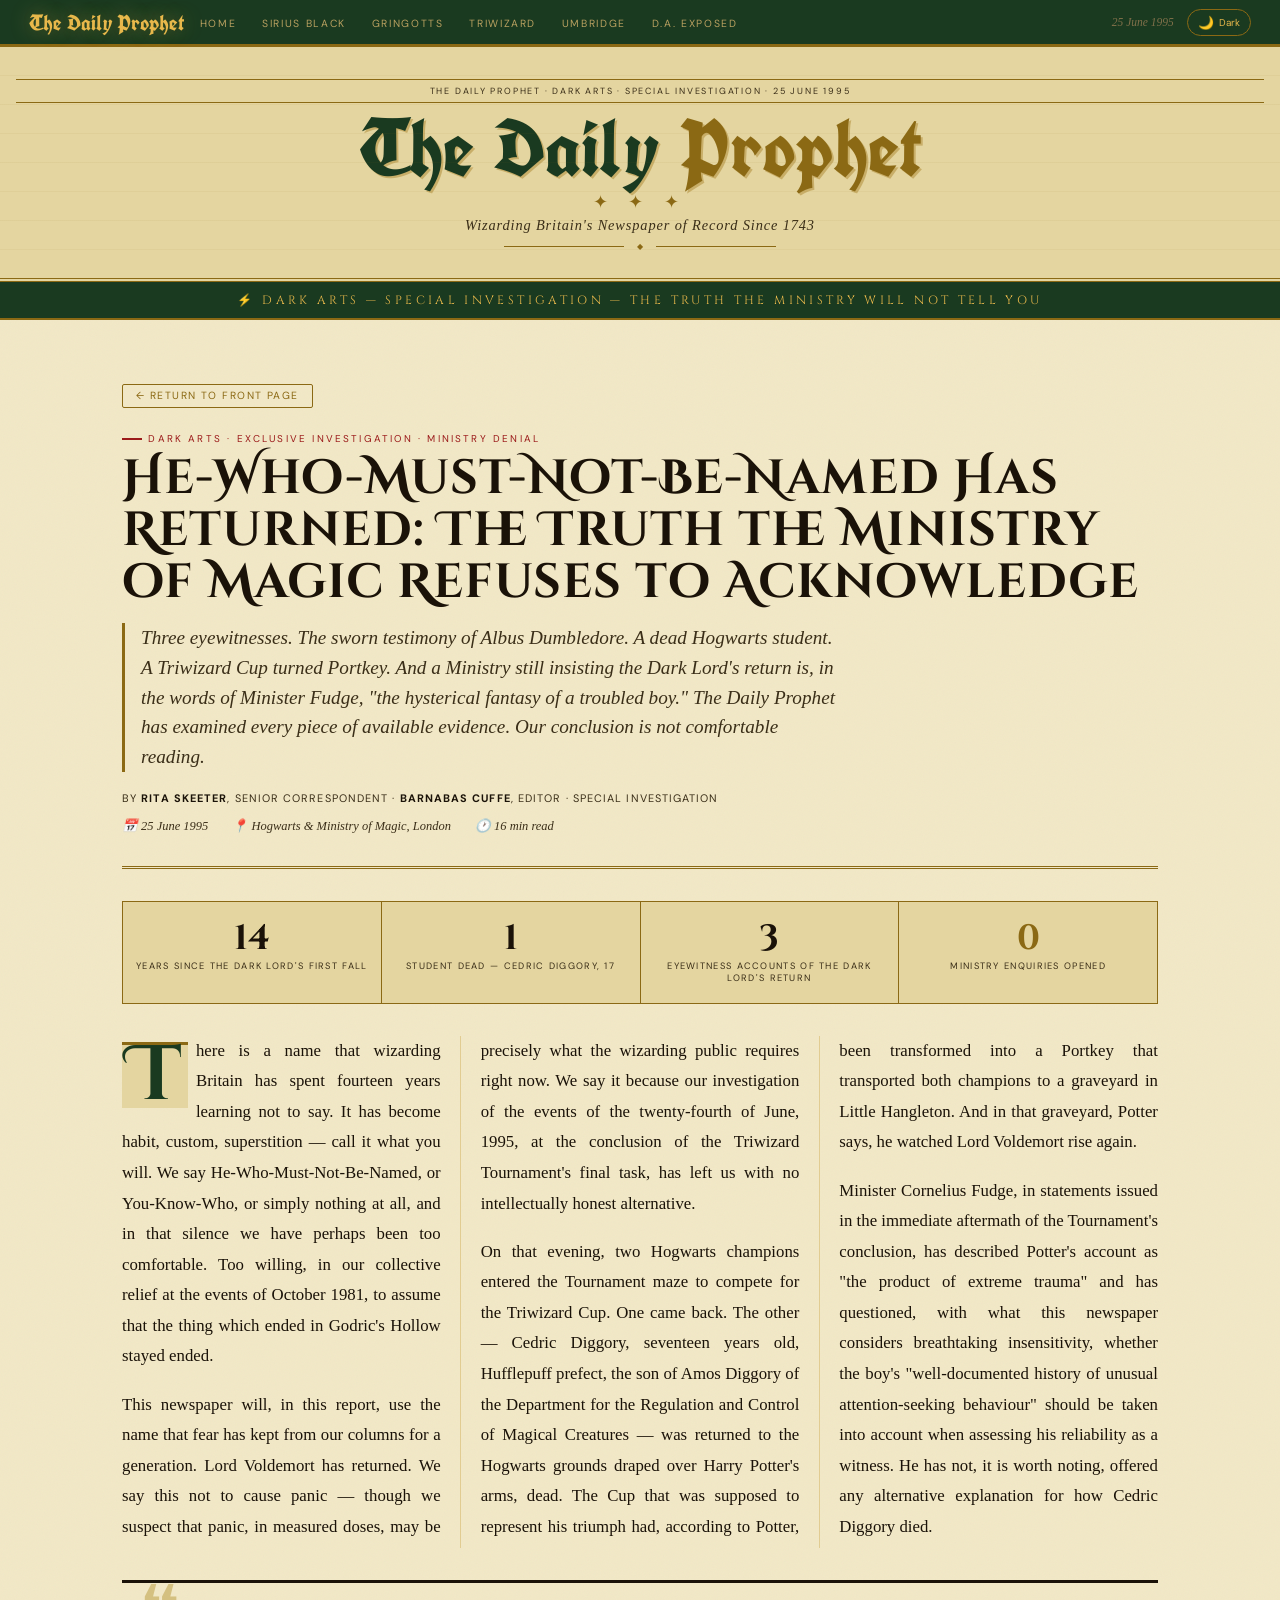
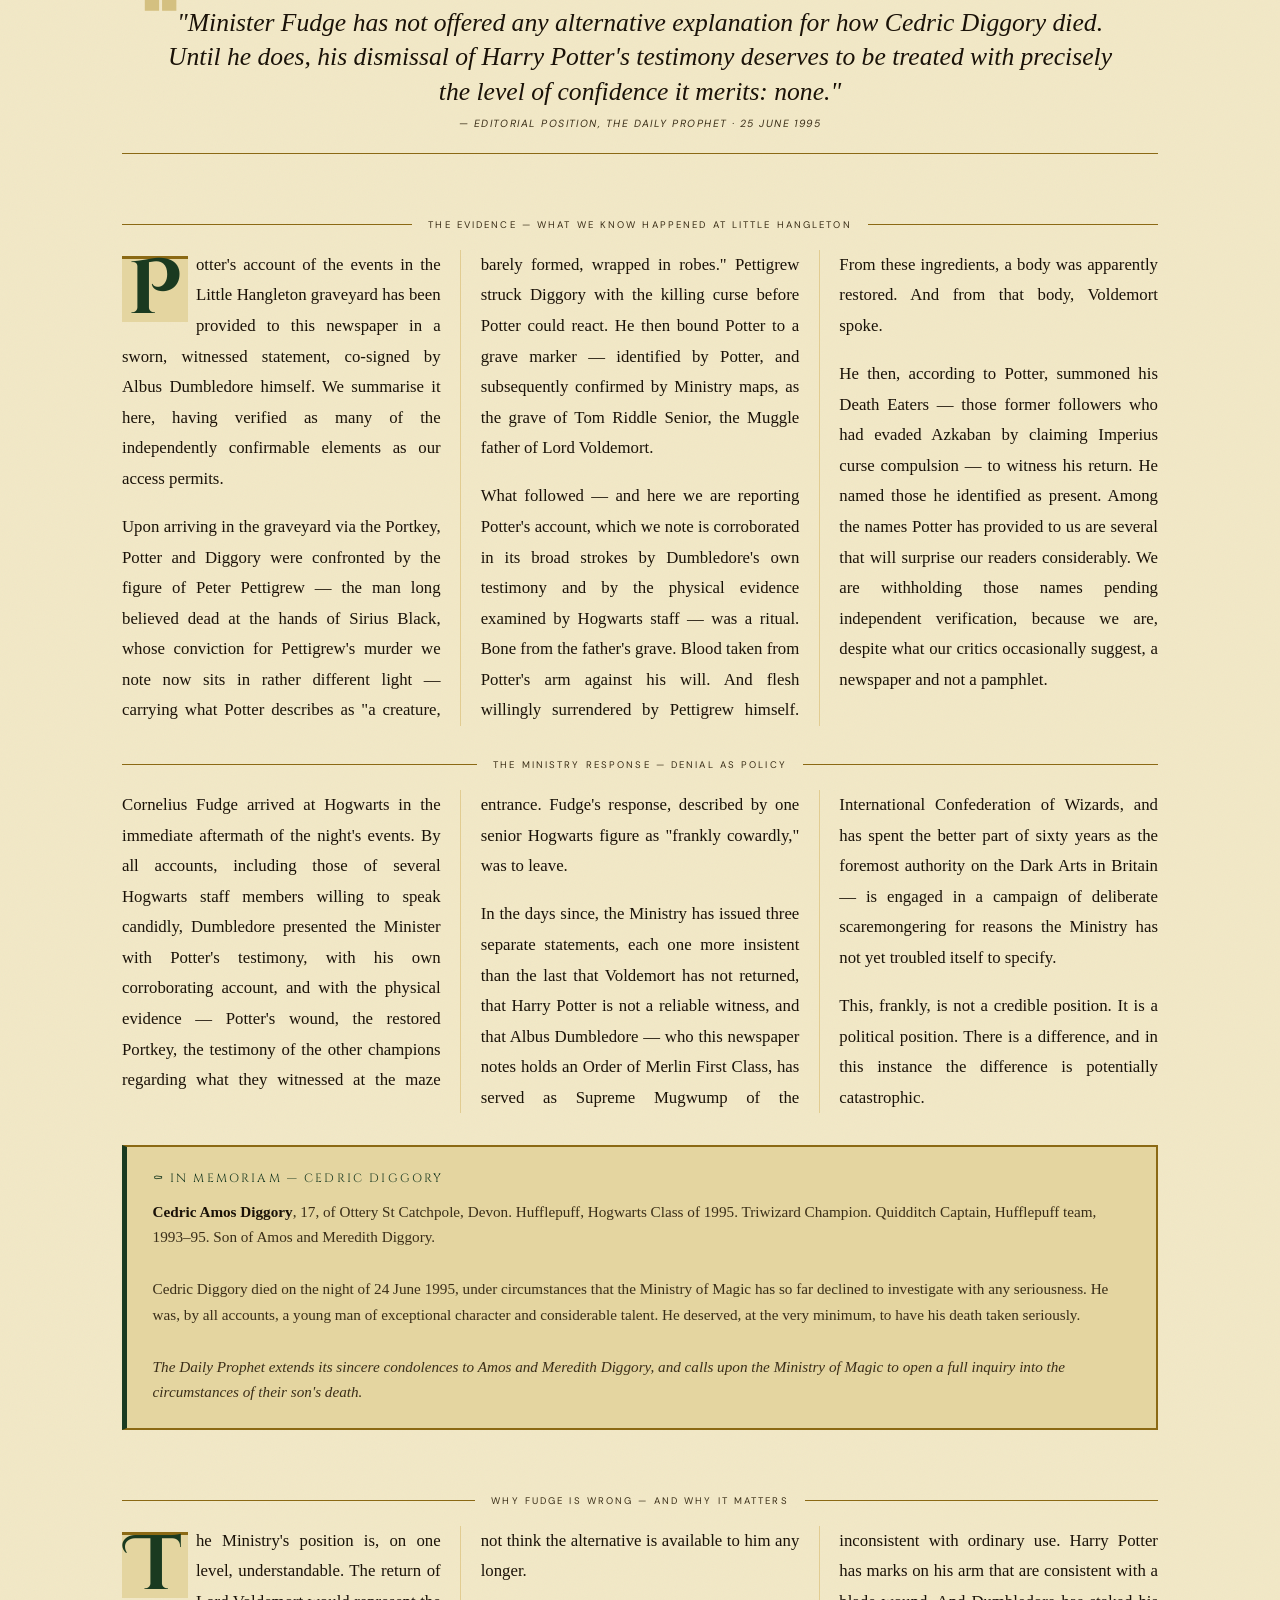
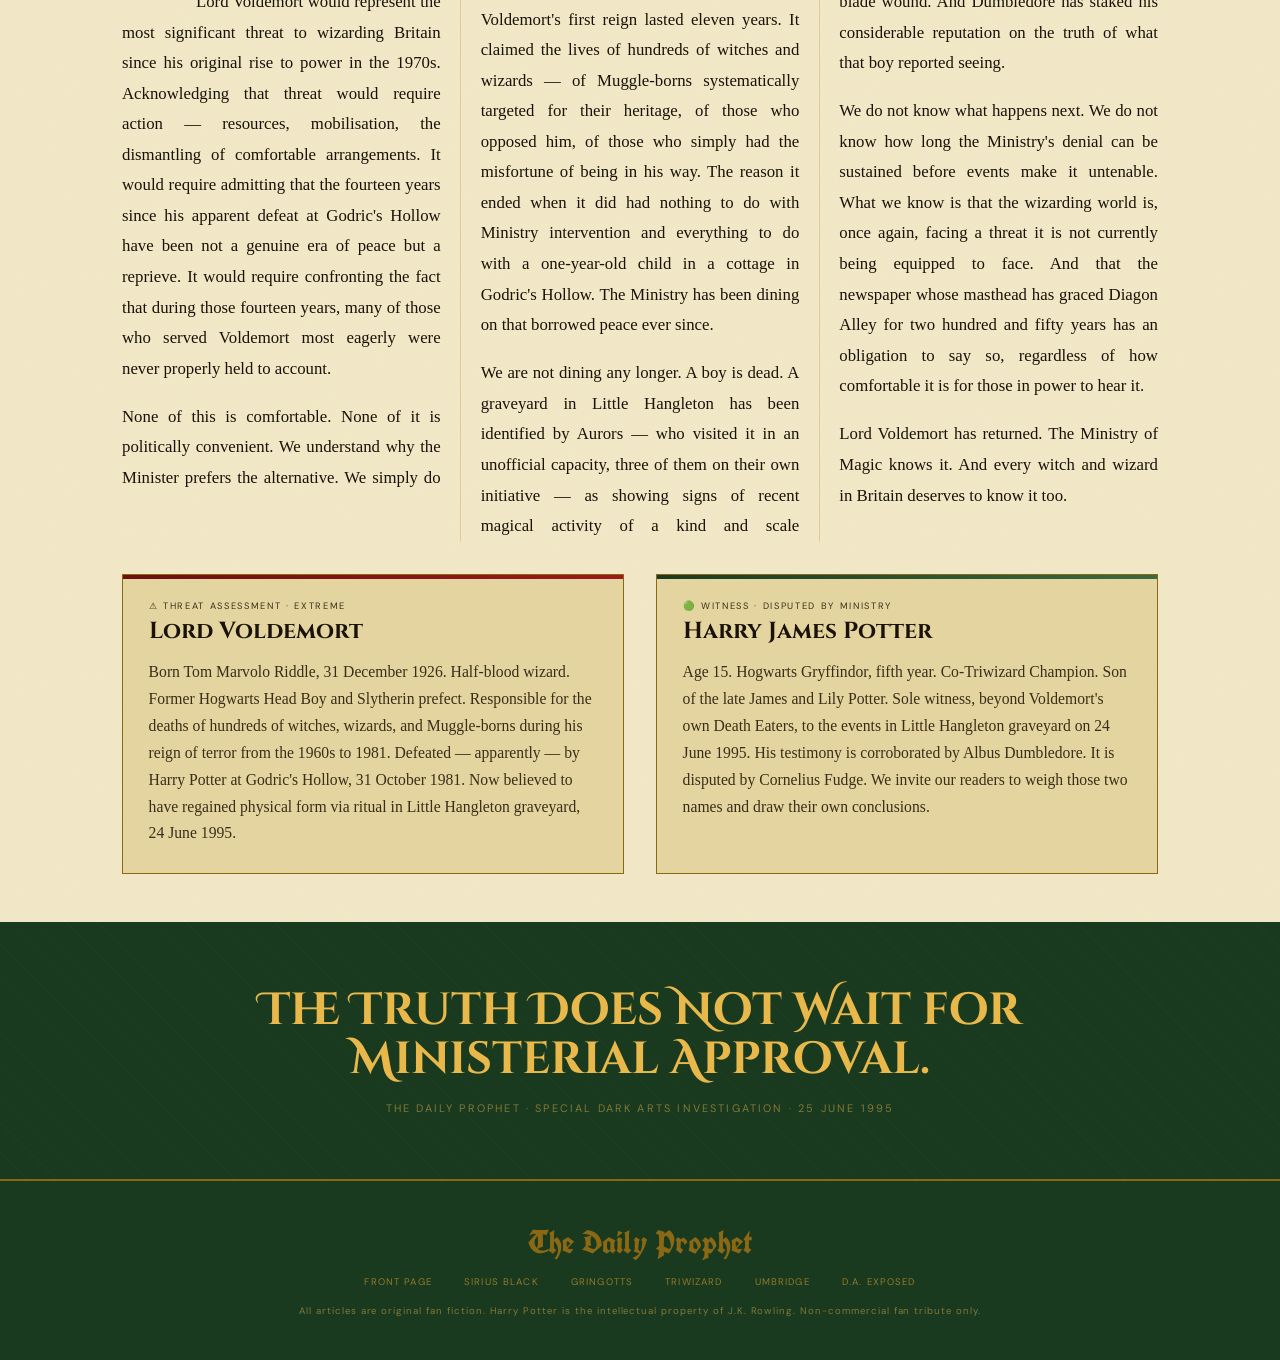
<file: voldemort-returns.html>
<!DOCTYPE html>
<html lang="en" data-theme="light">
<head>
<meta charset="UTF-8"/>
<meta name="viewport" content="width=device-width, initial-scale=1.0"/>
<title>He-Who-Must-Not-Be-Named Has Returned · The Daily Prophet</title>
<link rel="stylesheet" href="style.css"/>
</head>
<body>
<div id="progress-bar"></div>
<a class="btt" id="btt" href="#top">↑</a>

<nav class="site-nav" id="top">
  <div class="nav-inner">
    <a class="nav-logo" href="index.html">The Daily Prophet</a>
    <ul class="nav-links">
      <li><a href="index.html">Home</a></li>
      <li><a href="sirius-black.html">Sirius Black</a></li>
      <li><a href="gringotts.html">Gringotts</a></li>
      <li><a href="triwizard.html">Triwizard</a></li>
      <li><a href="umbridge.html">Umbridge</a></li>
      <li><a href="dumbledores-army.html">D.A. Exposed</a></li>
    </ul>
    <div class="nav-right">
      <div class="nav-date">25 June 1995</div>
      <button class="theme-btn" id="themeBtn"><span class="ti" id="ticon">🌙</span><span id="tlbl">Dark</span></button>
    </div>
  </div>
</nav>

<div class="article-masthead">
  <div class="a-topbar">The Daily Prophet · Dark Arts · Special Investigation · 25 June 1995</div>
  <div class="a-mastname">The Daily <span>Prophet</span></div>
  <div class="a-orn">✦ ✦ ✦</div>
  <div class="a-mastsub">Wizarding Britain's Newspaper of Record Since 1743</div>
  <div class="a-rule"><hr/><span class="dia">◆</span><hr/></div>
</div>

<div class="category-banner">⚡ Dark Arts — Special Investigation — The Truth the Ministry Will Not Tell You</div>

<div class="article-wrap" style="padding-top:2.5rem">
  <a class="back-link" href="index.html">← Return to Front Page</a>

  <article>
    <div class="art-headline reveal">
      <div class="art-kicker">Dark Arts · Exclusive Investigation · Ministry Denial</div>
      <h1 class="art-h1">He-Who-Must-Not-Be-Named Has Returned: The Truth the Ministry of Magic Refuses to Acknowledge</h1>
      <div class="art-deck">Three eyewitnesses. The sworn testimony of Albus Dumbledore. A dead Hogwarts student. A Triwizard Cup turned Portkey. And a Ministry still insisting the Dark Lord's return is, in the words of Minister Fudge, "the hysterical fantasy of a troubled boy." The Daily Prophet has examined every piece of available evidence. Our conclusion is not comfortable reading.</div>
      <div class="art-byline">By <strong>Rita Skeeter</strong>, Senior Correspondent · <strong>Barnabas Cuffe</strong>, Editor · Special Investigation</div>
      <div class="art-meta">
        <span>📅 25 June 1995</span>
        <span>📍 Hogwarts &amp; Ministry of Magic, London</span>
        <span>🕐 16 min read</span>
      </div>
    </div>

    <div class="stat-strip reveal">
      <div class="stat-cell"><div class="stat-n">14</div><div class="stat-d">Years Since the Dark Lord's First Fall</div></div>
      <div class="stat-cell"><div class="stat-n">1</div><div class="stat-d">Student Dead — Cedric Diggory, 17</div></div>
      <div class="stat-cell"><div class="stat-n">3</div><div class="stat-d">Eyewitness Accounts of the Dark Lord's Return</div></div>
      <div class="stat-cell"><div class="stat-n"><em>0</em></div><div class="stat-d">Ministry Enquiries Opened</div></div>
    </div>

    <div class="art-cols reveal">

      <p class="ap dc">There is a name that wizarding Britain has spent fourteen years learning not to say. It has become habit, custom, superstition — call it what you will. We say He-Who-Must-Not-Be-Named, or You-Know-Who, or simply nothing at all, and in that silence we have perhaps been too comfortable. Too willing, in our collective relief at the events of October 1981, to assume that the thing which ended in Godric's Hollow stayed ended.</p>

      <p class="ap">This newspaper will, in this report, use the name that fear has kept from our columns for a generation. Lord Voldemort has returned. We say this not to cause panic — though we suspect that panic, in measured doses, may be precisely what the wizarding public requires right now. We say it because our investigation of the events of the twenty-fourth of June, 1995, at the conclusion of the Triwizard Tournament's final task, has left us with no intellectually honest alternative.</p>

      <p class="ap">On that evening, two Hogwarts champions entered the Tournament maze to compete for the Triwizard Cup. One came back. The other — Cedric Diggory, seventeen years old, Hufflepuff prefect, the son of Amos Diggory of the Department for the Regulation and Control of Magical Creatures — was returned to the Hogwarts grounds draped over Harry Potter's arms, dead. The Cup that was supposed to represent his triumph had, according to Potter, been transformed into a Portkey that transported both champions to a graveyard in Little Hangleton. And in that graveyard, Potter says, he watched Lord Voldemort rise again.</p>

      <p class="ap">Minister Cornelius Fudge, in statements issued in the immediate aftermath of the Tournament's conclusion, has described Potter's account as "the product of extreme trauma" and has questioned, with what this newspaper considers breathtaking insensitivity, whether the boy's "well-documented history of unusual attention-seeking behaviour" should be taken into account when assessing his reliability as a witness. He has not, it is worth noting, offered any alternative explanation for how Cedric Diggory died.</p>

    </div>

    <div class="pq reveal">
      <p class="pq-t">"Minister Fudge has not offered any alternative explanation for how Cedric Diggory died. Until he does, his dismissal of Harry Potter's testimony deserves to be treated with precisely the level of confidence it merits: none."</p>
      <cite class="pq-c">— Editorial position, The Daily Prophet · 25 June 1995</cite>
    </div>

    <div class="art-cols reveal">

      <div class="art-sh"><hr/><span>The Evidence — What We Know Happened at Little Hangleton</span><hr/></div>

      <p class="ap dc">Potter's account of the events in the Little Hangleton graveyard has been provided to this newspaper in a sworn, witnessed statement, co-signed by Albus Dumbledore himself. We summarise it here, having verified as many of the independently confirmable elements as our access permits.</p>

      <p class="ap">Upon arriving in the graveyard via the Portkey, Potter and Diggory were confronted by the figure of Peter Pettigrew — the man long believed dead at the hands of Sirius Black, whose conviction for Pettigrew's murder we note now sits in rather different light — carrying what Potter describes as "a creature, barely formed, wrapped in robes." Pettigrew struck Diggory with the killing curse before Potter could react. He then bound Potter to a grave marker — identified by Potter, and subsequently confirmed by Ministry maps, as the grave of Tom Riddle Senior, the Muggle father of Lord Voldemort.</p>

      <p class="ap">What followed — and here we are reporting Potter's account, which we note is corroborated in its broad strokes by Dumbledore's own testimony and by the physical evidence examined by Hogwarts staff — was a ritual. Bone from the father's grave. Blood taken from Potter's arm against his will. And flesh willingly surrendered by Pettigrew himself. From these ingredients, a body was apparently restored. And from that body, Voldemort spoke.</p>

      <p class="ap">He then, according to Potter, summoned his Death Eaters — those former followers who had evaded Azkaban by claiming Imperius curse compulsion — to witness his return. He named those he identified as present. Among the names Potter has provided to us are several that will surprise our readers considerably. We are withholding those names pending independent verification, because we are, despite what our critics occasionally suggest, a newspaper and not a pamphlet.</p>

      <div class="art-sh"><hr/><span>The Ministry Response — Denial as Policy</span><hr/></div>

      <p class="ap">Cornelius Fudge arrived at Hogwarts in the immediate aftermath of the night's events. By all accounts, including those of several Hogwarts staff members willing to speak candidly, Dumbledore presented the Minister with Potter's testimony, with his own corroborating account, and with the physical evidence — Potter's wound, the restored Portkey, the testimony of the other champions regarding what they witnessed at the maze entrance. Fudge's response, described by one senior Hogwarts figure as "frankly cowardly," was to leave.</p>

      <p class="ap">In the days since, the Ministry has issued three separate statements, each one more insistent than the last that Voldemort has not returned, that Harry Potter is not a reliable witness, and that Albus Dumbledore — who this newspaper notes holds an Order of Merlin First Class, has served as Supreme Mugwump of the International Confederation of Wizards, and has spent the better part of sixty years as the foremost authority on the Dark Arts in Britain — is engaged in a campaign of deliberate scaremongering for reasons the Ministry has not yet troubled itself to specify.</p>

      <p class="ap">This, frankly, is not a credible position. It is a political position. There is a difference, and in this instance the difference is potentially catastrophic.</p>

    </div>

    <div class="infobox reveal">
      <div class="infobox-title">⚰ In Memoriam — Cedric Diggory</div>
      <div class="infobox-body">
        <strong>Cedric Amos Diggory</strong>, 17, of Ottery St Catchpole, Devon. Hufflepuff, Hogwarts Class of 1995. Triwizard Champion. Quidditch Captain, Hufflepuff team, 1993–95. Son of Amos and Meredith Diggory.<br/><br/>
        Cedric Diggory died on the night of 24 June 1995, under circumstances that the Ministry of Magic has so far declined to investigate with any seriousness. He was, by all accounts, a young man of exceptional character and considerable talent. He deserved, at the very minimum, to have his death taken seriously.<br/><br/>
        <em>The Daily Prophet extends its sincere condolences to Amos and Meredith Diggory, and calls upon the Ministry of Magic to open a full inquiry into the circumstances of their son's death.</em>
      </div>
    </div>

    <div class="art-cols reveal">

      <div class="art-sh"><hr/><span>Why Fudge Is Wrong — And Why It Matters</span><hr/></div>

      <p class="ap dc">The Ministry's position is, on one level, understandable. The return of Lord Voldemort would represent the most significant threat to wizarding Britain since his original rise to power in the 1970s. Acknowledging that threat would require action — resources, mobilisation, the dismantling of comfortable arrangements. It would require admitting that the fourteen years since his apparent defeat at Godric's Hollow have been not a genuine era of peace but a reprieve. It would require confronting the fact that during those fourteen years, many of those who served Voldemort most eagerly were never properly held to account.</p>

      <p class="ap">None of this is comfortable. None of it is politically convenient. We understand why the Minister prefers the alternative. We simply do not think the alternative is available to him any longer.</p>

      <p class="ap">Voldemort's first reign lasted eleven years. It claimed the lives of hundreds of witches and wizards — of Muggle-borns systematically targeted for their heritage, of those who opposed him, of those who simply had the misfortune of being in his way. The reason it ended when it did had nothing to do with Ministry intervention and everything to do with a one-year-old child in a cottage in Godric's Hollow. The Ministry has been dining on that borrowed peace ever since.</p>

      <p class="ap">We are not dining any longer. A boy is dead. A graveyard in Little Hangleton has been identified by Aurors — who visited it in an unofficial capacity, three of them on their own initiative — as showing signs of recent magical activity of a kind and scale inconsistent with ordinary use. Harry Potter has marks on his arm that are consistent with a blade wound. And Dumbledore has staked his considerable reputation on the truth of what that boy reported seeing.</p>

      <p class="ap">We do not know what happens next. We do not know how long the Ministry's denial can be sustained before events make it untenable. What we know is that the wizarding world is, once again, facing a threat it is not currently being equipped to face. And that the newspaper whose masthead has graced Diagon Alley for two hundred and fifty years has an obligation to say so, regardless of how comfortable it is for those in power to hear it.</p>

      <p class="ap">Lord Voldemort has returned. The Ministry of Magic knows it. And every witch and wizard in Britain deserves to know it too.</p>

    </div>

    <div class="profile-grid reveal">
      <div class="profile-card red">
        <div class="pc-tag">⚠ Threat Assessment · Extreme</div>
        <div class="pc-name">Lord Voldemort</div>
        <div class="pc-body">Born Tom Marvolo Riddle, 31 December 1926. Half-blood wizard. Former Hogwarts Head Boy and Slytherin prefect. Responsible for the deaths of hundreds of witches, wizards, and Muggle-borns during his reign of terror from the 1960s to 1981. Defeated — apparently — by Harry Potter at Godric's Hollow, 31 October 1981. Now believed to have regained physical form via ritual in Little Hangleton graveyard, 24 June 1995.</div>
      </div>
      <div class="profile-card green">
        <div class="pc-tag">🟢 Witness · Disputed by Ministry</div>
        <div class="pc-name">Harry James Potter</div>
        <div class="pc-body">Age 15. Hogwarts Gryffindor, fifth year. Co-Triwizard Champion. Son of the late James and Lily Potter. Sole witness, beyond Voldemort's own Death Eaters, to the events in Little Hangleton graveyard on 24 June 1995. His testimony is corroborated by Albus Dumbledore. It is disputed by Cornelius Fudge. We invite our readers to weigh those two names and draw their own conclusions.</div>
      </div>
    </div>

  </article>
</div>

<div class="article-close reveal">
  <div class="close-txt">The Truth Does Not Wait for Ministerial Approval.</div>
  <div class="close-sub">The Daily Prophet · Special Dark Arts Investigation · 25 June 1995</div>
</div>

<footer class="site-footer">
  <span class="footer-logo">The Daily Prophet</span>
  <div class="footer-links">
    <a href="index.html">Front Page</a>
    <a href="sirius-black.html">Sirius Black</a>
    <a href="gringotts.html">Gringotts</a>
    <a href="triwizard.html">Triwizard</a>
    <a href="umbridge.html">Umbridge</a>
    <a href="dumbledores-army.html">D.A. Exposed</a>
  </div>
  <p>All articles are original fan fiction. Harry Potter is the intellectual property of J.K. Rowling. Non-commercial fan tribute only.</p>
</footer>

<script>
window.addEventListener('scroll',()=>{const st=document.documentElement.scrollTop;const sh=document.documentElement.scrollHeight-document.documentElement.clientHeight;document.getElementById('progress-bar').style.width=(st/sh*100)+'%';const b=document.getElementById('btt');st>400?b.classList.add('vis'):b.classList.remove('vis');});
const obs=new IntersectionObserver(es=>{es.forEach(e=>{if(e.isIntersecting)e.target.classList.add('visible')})},{threshold:.06});
document.querySelectorAll('.reveal').forEach(el=>obs.observe(el));
const btn=document.getElementById('themeBtn'),icon=document.getElementById('ticon'),lbl=document.getElementById('tlbl');
let dark=localStorage.getItem('dp-theme')==='dark';
function applyTheme(){document.documentElement.setAttribute('data-theme',dark?'dark':'light');icon.textContent=dark?'☀️':'🌙';lbl.textContent=dark?'Light':'Dark';}
applyTheme();btn.addEventListener('click',()=>{dark=!dark;localStorage.setItem('dp-theme',dark?'dark':'light');applyTheme();});
</script>
</body>
</html>
</file>
<file: style.css>
/* ═══════════════════════════════════════════
   THE DAILY PROPHET — SHARED STYLESHEET
   Est. 1743 · Wizarding World Edition
═══════════════════════════════════════════ */

@import url('https://fonts.googleapis.com/css2?family=UnifrakturCook:wght@700&family=IM+Fell+English:ital@0;1&family=IM+Fell+DW+Pica:ital@0;1&family=Cinzel:wght@400;600;700;900&family=Cinzel+Decorative:wght@400;700&family=DM+Sans:wght@300;400;500&display=swap');

/* ── TOKENS ── */
:root {
  --parchment: #F2E8C6;
  --parchment-dark: #E4D5A0;
  --parchment-deep: #D4C080;
  --parchment-aged: #C8AE68;
  --ink: #1A1208;
  --ink-faded: #3A2E18;
  --green: #1A3A20;
  --green-light: #2A5030;
  --green-pale: #3A6A40;
  --gold: #8B6914;
  --gold-light: #C4962A;
  --gold-bright: #E8B84B;
  --red-dark: #6B1010;
  --red: #9B1A1A;
  --border: #8B6914;
  --border-faded: #C4962A55;
  --shadow: rgba(26,18,8,0.25);
}

*,*::before,*::after { box-sizing:border-box; margin:0; padding:0; }
html { scroll-behavior:smooth; font-size:16px; }

body {
  background: var(--parchment);
  background-image:
    url("data:image/svg+xml,%3Csvg xmlns='http://www.w3.org/2000/svg' width='400' height='400'%3E%3Cfilter id='n'%3E%3CfeTurbulence type='fractalNoise' baseFrequency='0.85' numOctaves='4' stitchTiles='stitch'/%3E%3C/filter%3E%3Crect width='400' height='400' filter='url(%23n)' opacity='0.04'/%3E%3C/svg%3E");
  color: var(--ink);
  font-family: 'IM Fell English', Georgia, serif;
  overflow-x: hidden;
  min-height: 100vh;
}

/* ── SCROLL PROGRESS ── */
#progress-bar {
  position:fixed; top:0; left:0; height:3px;
  background:linear-gradient(90deg, var(--gold), var(--gold-bright));
  width:0%; z-index:9999; transition:width .1s linear;
}

/* ── MAGICAL CURSOR ── */
* { cursor: url("data:image/svg+xml,%3Csvg xmlns='http://www.w3.org/2000/svg' width='20' height='20' viewBox='0 0 20 20'%3E%3Ccircle cx='10' cy='10' r='3' fill='%238B6914' opacity='.7'/%3E%3C/svg%3E") 10 10, auto; }

/* ── NAVIGATION ── */
.site-nav {
  background: var(--green);
  border-bottom: 3px solid var(--gold);
  position: sticky; top:0; z-index:900;
}
.nav-inner {
  max-width:1280px; margin:0 auto;
  display:flex; align-items:center;
  justify-content:space-between;
  padding: 0 1.8rem; height:44px; gap:1rem;
}
.nav-logo {
  font-family: 'UnifrakturCook', cursive;
  font-size:1.4rem; color:var(--gold-bright);
  text-decoration:none; white-space:nowrap; flex-shrink:0;
  text-shadow:0 0 20px rgba(232,184,75,0.4);
  transition:text-shadow .3s;
}
.nav-logo:hover { text-shadow:0 0 30px rgba(232,184,75,0.7); }
.nav-links {
  display:flex; gap:1.6rem; list-style:none;
  overflow-x:auto; flex:1;
  -ms-overflow-style:none; scrollbar-width:none;
}
.nav-links::-webkit-scrollbar { display:none; }
.nav-links a {
  color:#B8A060; text-decoration:none;
  font-family:'DM Sans',sans-serif;
  font-size:.65rem; letter-spacing:.16em;
  text-transform:uppercase; white-space:nowrap;
  transition:color .2s;
}
.nav-links a:hover { color:var(--gold-bright); }
.nav-right {
  display:flex; align-items:center; gap:.8rem; flex-shrink:0;
}
.nav-date {
  font-family:'IM Fell English',serif;
  font-size:.72rem; color:#80704A;
  font-style:italic; white-space:nowrap;
}
.theme-btn {
  background:none; border:1px solid var(--gold);
  border-radius:20px; cursor:pointer;
  display:flex; align-items:center; gap:.3rem;
  padding:.25rem .65rem;
  font-family:'DM Sans',sans-serif;
  font-size:.62rem; color:var(--gold-bright);
  transition:all .25s; white-space:nowrap;
}
.theme-btn:hover { background:rgba(232,184,75,.12); }
.theme-btn .ti { font-size:.8rem; transition:transform .4s; }
.theme-btn:hover .ti { transform:rotate(30deg); }

/* ── DARK THEME ── */
[data-theme="dark"] {
  --parchment: #111008;
  --parchment-dark: #1A1710;
  --parchment-deep: #221E10;
  --parchment-aged: #2E2814;
  --ink: #E8DDB8;
  --ink-faded: #C4B888;
  --border: #4A3A14;
  --border-faded: #4A3A1444;
  --shadow: rgba(0,0,0,0.6);
}

/* ── BACK TO TOP ── */
.btt {
  position:fixed; bottom:2rem; right:2rem; z-index:800;
  width:44px; height:44px;
  background:var(--green); border:2px solid var(--gold);
  color:var(--gold-bright); border-radius:50%;
  display:flex; align-items:center; justify-content:center;
  font-size:1.1rem; text-decoration:none;
  opacity:0; pointer-events:none;
  transition:opacity .3s, transform .2s, box-shadow .2s;
  box-shadow:0 4px 20px var(--shadow);
}
.btt.vis { opacity:1; pointer-events:auto; }
.btt:hover { transform:translateY(-3px); box-shadow:0 8px 30px var(--shadow); }

/* ── ARTICLE TEMPLATE SHARED ── */
.article-wrap { max-width:1100px; margin:0 auto; padding:0 2rem; }

.article-masthead {
  background:var(--parchment-dark);
  border-bottom:4px double var(--border);
  text-align:center; padding:2rem 1rem 1.2rem;
  position:relative; overflow:hidden;
}
.article-masthead::before {
  content:'';
  position:absolute; inset:0;
  background:repeating-linear-gradient(
    0deg, transparent, transparent 28px,
    rgba(139,105,20,.06) 28px, rgba(139,105,20,.06) 29px
  );
  pointer-events:none;
}
.a-topbar {
  font-family:'DM Sans',sans-serif;
  font-size:.56rem; letter-spacing:.2em; text-transform:uppercase;
  color:var(--ink-faded); border-top:1px solid var(--border);
  border-bottom:1px solid var(--border);
  padding:.3rem 0; width:100%; margin-bottom:.6rem;
  display:inline-block;
}
.a-mastname {
  font-family:'UnifrakturCook',cursive;
  font-size:clamp(2.5rem,7vw,5rem);
  color:var(--green); line-height:.9;
  transition:color .35s;
  text-shadow:2px 2px 0 var(--parchment-aged);
}
[data-theme="dark"] .a-mastname { color:var(--gold-bright); text-shadow:2px 2px 0 rgba(0,0,0,.5); }
.a-mastname span { color:var(--gold); }
.a-orn { color:var(--gold); font-size:1.1rem; margin:.5rem 0 .25rem; letter-spacing:.5rem; display:block; }
.a-mastsub { font-family:'IM Fell English',serif; font-size:.9rem; font-style:italic; color:var(--ink-faded); letter-spacing:.06em; }
.a-rule { display:flex; align-items:center; gap:.8rem; justify-content:center; margin:.5rem auto; }
.a-rule hr { flex:1; max-width:120px; border:none; border-top:1px solid var(--border); }
.a-rule .dia { color:var(--gold); font-size:.5rem; }

/* ── SECTION CATEGORY BANNER ── */
.category-banner {
  background:var(--green);
  color:var(--gold-bright);
  text-align:center; padding:.6rem 1rem;
  font-family:'Cinzel',serif;
  font-size:.75rem; letter-spacing:.28em;
  text-transform:uppercase;
  border-bottom:2px solid var(--gold);
}

/* ── ARTICLE HEADLINE BLOCK ── */
.art-headline { border-bottom:3px double var(--border); padding-bottom:2rem; margin-bottom:2rem; }
.art-kicker {
  font-family:'DM Sans',sans-serif; font-size:.62rem;
  letter-spacing:.22em; text-transform:uppercase;
  color:var(--red); margin-bottom:.5rem;
  display:flex; align-items:center; gap:.4rem;
}
.art-kicker::before { content:''; width:20px; height:2px; background:var(--red); display:inline-block; }
h1.art-h1 {
  font-family:'Cinzel Decorative',serif;
  font-size:clamp(1.6rem,4vw,3rem);
  font-weight:700; line-height:1.08;
  color:var(--ink); margin-bottom:.9rem;
  letter-spacing:.02em; transition:color .35s;
}
.art-deck {
  font-family:'IM Fell English',serif;
  font-size:1.2rem; font-style:italic;
  color:var(--ink-faded); line-height:1.55;
  max-width:720px;
  border-left:3px solid var(--gold);
  padding-left:1rem; margin-bottom:1rem;
}
.art-byline {
  font-family:'DM Sans',sans-serif;
  font-size:.68rem; letter-spacing:.1em;
  color:var(--ink-faded); text-transform:uppercase; line-height:1.9;
}
.art-byline strong { color:var(--ink); transition:color .35s; }
.art-meta { display:flex; gap:1.5rem; flex-wrap:wrap; margin-top:.6rem; }
.art-meta span {
  font-family:'IM Fell English',serif; font-size:.78rem; font-style:italic;
  color:var(--ink-faded);
}

/* ── ARTICLE COLUMNS ── */
.art-cols { column-count:3; column-gap:2.5rem; column-rule:1px solid var(--border-faded); }
@media(max-width:900px) { .art-cols { column-count:2; } }
@media(max-width:560px) { .art-cols { column-count:1; } }

/* ── PARAGRAPHS ── */
.ap {
  font-family:'IM Fell English',serif;
  font-size:1.05rem; line-height:1.82;
  color:var(--ink); margin-bottom:1.1rem;
  text-align:justify; hyphens:auto; transition:color .35s;
}
.ap.dc::first-letter {
  font-family:'Cinzel Decorative',serif;
  font-size:4.8rem; font-weight:700;
  float:left; line-height:.72;
  margin:.08em .1em 0 0;
  color:var(--green); transition:color .35s;
  padding:.05em .08em;
  background:var(--parchment-dark);
  border-top:3px solid var(--gold);
}
[data-theme="dark"] .ap.dc::first-letter { color:var(--gold-bright); }

/* ── PULL QUOTES ── */
.pq {
  column-span:all;
  border-top:3px solid var(--ink);
  border-bottom:1px solid var(--border);
  padding:1.4rem 2rem; margin:2rem 0; text-align:center;
  position:relative;
}
.pq::before {
  content:'❝';
  font-family:Georgia,serif; font-size:5rem;
  color:var(--parchment-deep); line-height:1;
  position:absolute; top:-.5rem; left:1rem;
  pointer-events:none;
}
.pq-t {
  font-family:'IM Fell English',serif;
  font-size:clamp(1.1rem,2vw,1.7rem);
  font-weight:400; font-style:italic;
  color:var(--ink); line-height:1.35; transition:color .35s;
}
.pq-c {
  display:block; font-family:'DM Sans',sans-serif;
  font-size:.65rem; letter-spacing:.14em;
  text-transform:uppercase; color:var(--ink-faded); margin-top:.5rem;
}

/* ── DIVIDERS ── */
.stars { column-span:all; text-align:center; color:var(--gold); letter-spacing:.5em; font-size:.85rem; margin:1.8rem 0; display:block; }
.section-div { display:flex; align-items:center; gap:1rem; margin:2.5rem 0; }
.section-div hr { flex:1; border:none; border-top:1px solid var(--border); }
.section-div span { font-family:'DM Sans',sans-serif; font-size:.58rem; letter-spacing:.22em; text-transform:uppercase; color:var(--ink-faded); white-space:nowrap; }
.rule-dbl { border:none; border-top:3px double var(--border); margin:2.5rem 0; }

/* ── ART-SH (sub-section inside cols) ── */
.art-sh { column-span:all; display:flex; align-items:center; gap:1rem; margin:2rem 0 1.2rem; }
.art-sh hr { flex:1; border:none; border-top:1px solid var(--border); }
.art-sh span { font-family:'DM Sans',sans-serif; font-size:.6rem; letter-spacing:.22em; text-transform:uppercase; color:var(--ink-faded); white-space:nowrap; }

/* ── INFOBOX ── */
.infobox {
  background:var(--parchment-dark);
  border:2px solid var(--border);
  border-left:5px solid var(--green);
  padding:1.4rem 1.6rem; margin:2rem 0;
  column-span:all; transition:background .35s;
}
.infobox-title {
  font-family:'Cinzel',serif;
  font-size:.75rem; letter-spacing:.18em; text-transform:uppercase;
  color:var(--green); margin-bottom:.8rem; transition:color .35s;
}
[data-theme="dark"] .infobox-title { color:var(--gold-bright); }
.infobox-body {
  font-family:'IM Fell English',serif;
  font-size:.95rem; line-height:1.7; color:var(--ink-faded); transition:color .35s;
}
.infobox-body strong { color:var(--ink); transition:color .35s; }

/* ── WANTED BOX ── */
.wanted-box {
  column-span:all;
  border:4px solid var(--ink);
  padding:1.5rem; text-align:center;
  background:var(--parchment-deep);
  margin:2rem 0; transition:background .35s;
  position:relative;
}
.wanted-box::before, .wanted-box::after {
  content:'✦ ✦ ✦'; font-size:.7rem; color:var(--gold);
  display:block; letter-spacing:.5em; margin:.3rem 0;
}
.wanted-label {
  font-family:'Cinzel Decorative',serif;
  font-size:2rem; font-weight:700;
  color:var(--red-dark); letter-spacing:.1em;
  text-shadow:2px 2px 0 rgba(0,0,0,.15);
}
.wanted-name {
  font-family:'Cinzel',serif;
  font-size:1.5rem; font-weight:700;
  color:var(--ink); margin:.3rem 0; transition:color .35s;
}
.wanted-detail {
  font-family:'IM Fell English',serif;
  font-size:.95rem; font-style:italic; color:var(--ink-faded); transition:color .35s;
}

/* ── STAT STRIP ── */
.stat-strip {
  display:grid; grid-template-columns:repeat(4,1fr);
  gap:1px; background:var(--border); border:1px solid var(--border);
  margin:2rem 0; column-span:all;
}
@media(max-width:600px) { .stat-strip { grid-template-columns:repeat(2,1fr); } }
.stat-cell {
  background:var(--parchment-dark); padding:1.2rem .8rem;
  text-align:center; transition:background .2s;
}
.stat-cell:hover { background:var(--parchment); }
.stat-n {
  font-family:'Cinzel',serif;
  font-size:2.2rem; font-weight:700; color:var(--ink); line-height:1; transition:color .35s;
}
.stat-n em { color:var(--gold); font-style:normal; }
.stat-d { font-family:'DM Sans',sans-serif; font-size:.58rem; letter-spacing:.14em; text-transform:uppercase; color:var(--ink-faded); margin-top:.2rem; }

/* ── PLAYER CARD ── */
.profile-grid { display:grid; grid-template-columns:1fr 1fr; gap:2rem; margin:2rem 0; }
@media(max-width:640px) { .profile-grid { grid-template-columns:1fr; } }
.profile-card {
  background:var(--parchment-dark); border:1px solid var(--border);
  padding:1.6rem; position:relative; overflow:hidden; transition:background .35s;
}
.profile-card::before { content:''; position:absolute; top:0; left:0; right:0; height:4px; }
.profile-card.green::before { background:linear-gradient(90deg,var(--green),var(--green-pale)); }
.profile-card.gold::before { background:linear-gradient(90deg,var(--gold),var(--gold-bright)); }
.profile-card.red::before { background:linear-gradient(90deg,var(--red-dark),var(--red)); }
.pc-tag { font-family:'DM Sans',sans-serif; font-size:.58rem; letter-spacing:.18em; text-transform:uppercase; color:var(--ink-faded); margin-bottom:.2rem; }
.pc-name { font-family:'Cinzel',serif; font-size:1.45rem; font-weight:700; color:var(--ink); margin-bottom:.7rem; transition:color .35s; }
.pc-body { font-family:'IM Fell English',serif; font-size:.98rem; line-height:1.72; color:var(--ink-faded); transition:color .35s; }

/* ── CLOSING ── */
.article-close {
  text-align:center; padding:4rem 2rem;
  background:var(--green);
  color:var(--parchment); margin:3rem calc(-2rem) 0;
  position:relative; overflow:hidden; transition:background .35s;
}
.article-close::before {
  content:''; position:absolute; inset:0;
  background:repeating-linear-gradient(45deg,transparent,transparent 20px,rgba(255,255,255,.01) 20px,rgba(255,255,255,.01) 21px);
}
.close-txt {
  font-family:'Cinzel Decorative',serif;
  font-size:clamp(1.5rem,4vw,2.8rem);
  font-weight:700; color:var(--gold-bright);
  line-height:1.1; max-width:800px; margin:0 auto; position:relative;
}
.close-sub { font-family:'DM Sans',sans-serif; font-size:.68rem; letter-spacing:.2em; text-transform:uppercase; color:rgba(232,184,75,.5); margin-top:1rem; }

/* ── FOOTER ── */
.site-footer {
  background:var(--green); color:rgba(232,184,75,.5);
  text-align:center; padding:2.5rem;
  border-top:2px solid var(--gold);
}
.footer-logo { font-family:'UnifrakturCook',cursive; font-size:2rem; color:var(--gold); margin-bottom:.5rem; display:block; }
.site-footer p { font-family:'DM Sans',sans-serif; font-size:.6rem; letter-spacing:.1em; line-height:2; }
.footer-links { display:flex; justify-content:center; gap:2rem; flex-wrap:wrap; margin:.8rem 0; }
.footer-links a { font-family:'DM Sans',sans-serif; font-size:.6rem; letter-spacing:.12em; text-transform:uppercase; color:rgba(196,150,42,.7); text-decoration:none; transition:color .2s; }
.footer-links a:hover { color:var(--gold-bright); }

/* ── BACK TO HOMEPAGE LINK ── */
.back-link {
  display:inline-flex; align-items:center; gap:.5rem;
  font-family:'DM Sans',sans-serif; font-size:.65rem;
  letter-spacing:.14em; text-transform:uppercase;
  color:var(--gold); text-decoration:none;
  border:1px solid var(--gold); padding:.3rem .8rem;
  border-radius:2px; transition:all .2s; margin:1.5rem 0;
}
.back-link:hover { background:var(--gold); color:var(--green); }

/* ── SCROLL REVEAL ── */
.reveal { opacity:0; transform:translateY(20px); transition:opacity .65s ease, transform .65s ease; }
.reveal.visible { opacity:1; transform:none; }

/* ── RESPONSIVE ── */
@media(max-width:700px) {
  .nav-links, .nav-date { display:none; }
  .article-wrap { padding:0 1rem; }
  .article-close { margin:3rem -1rem 0; }
}
</file>
